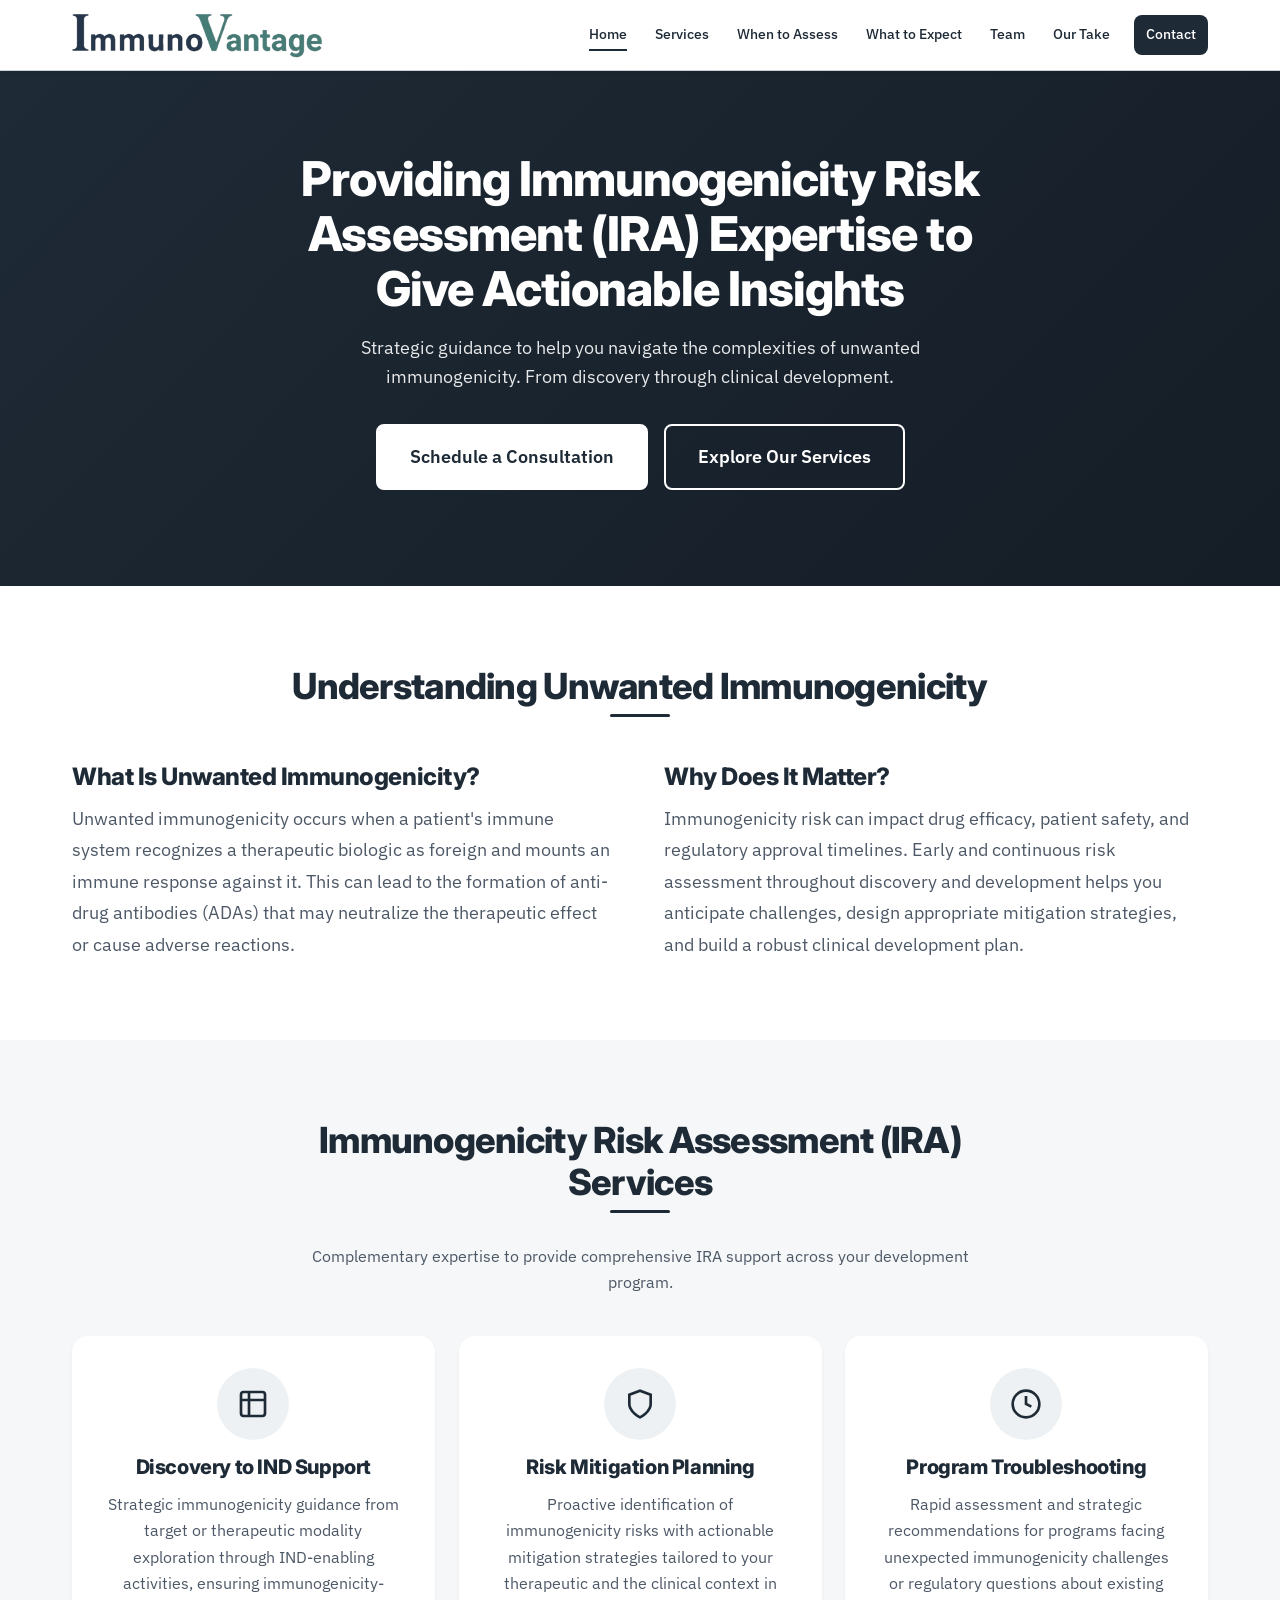
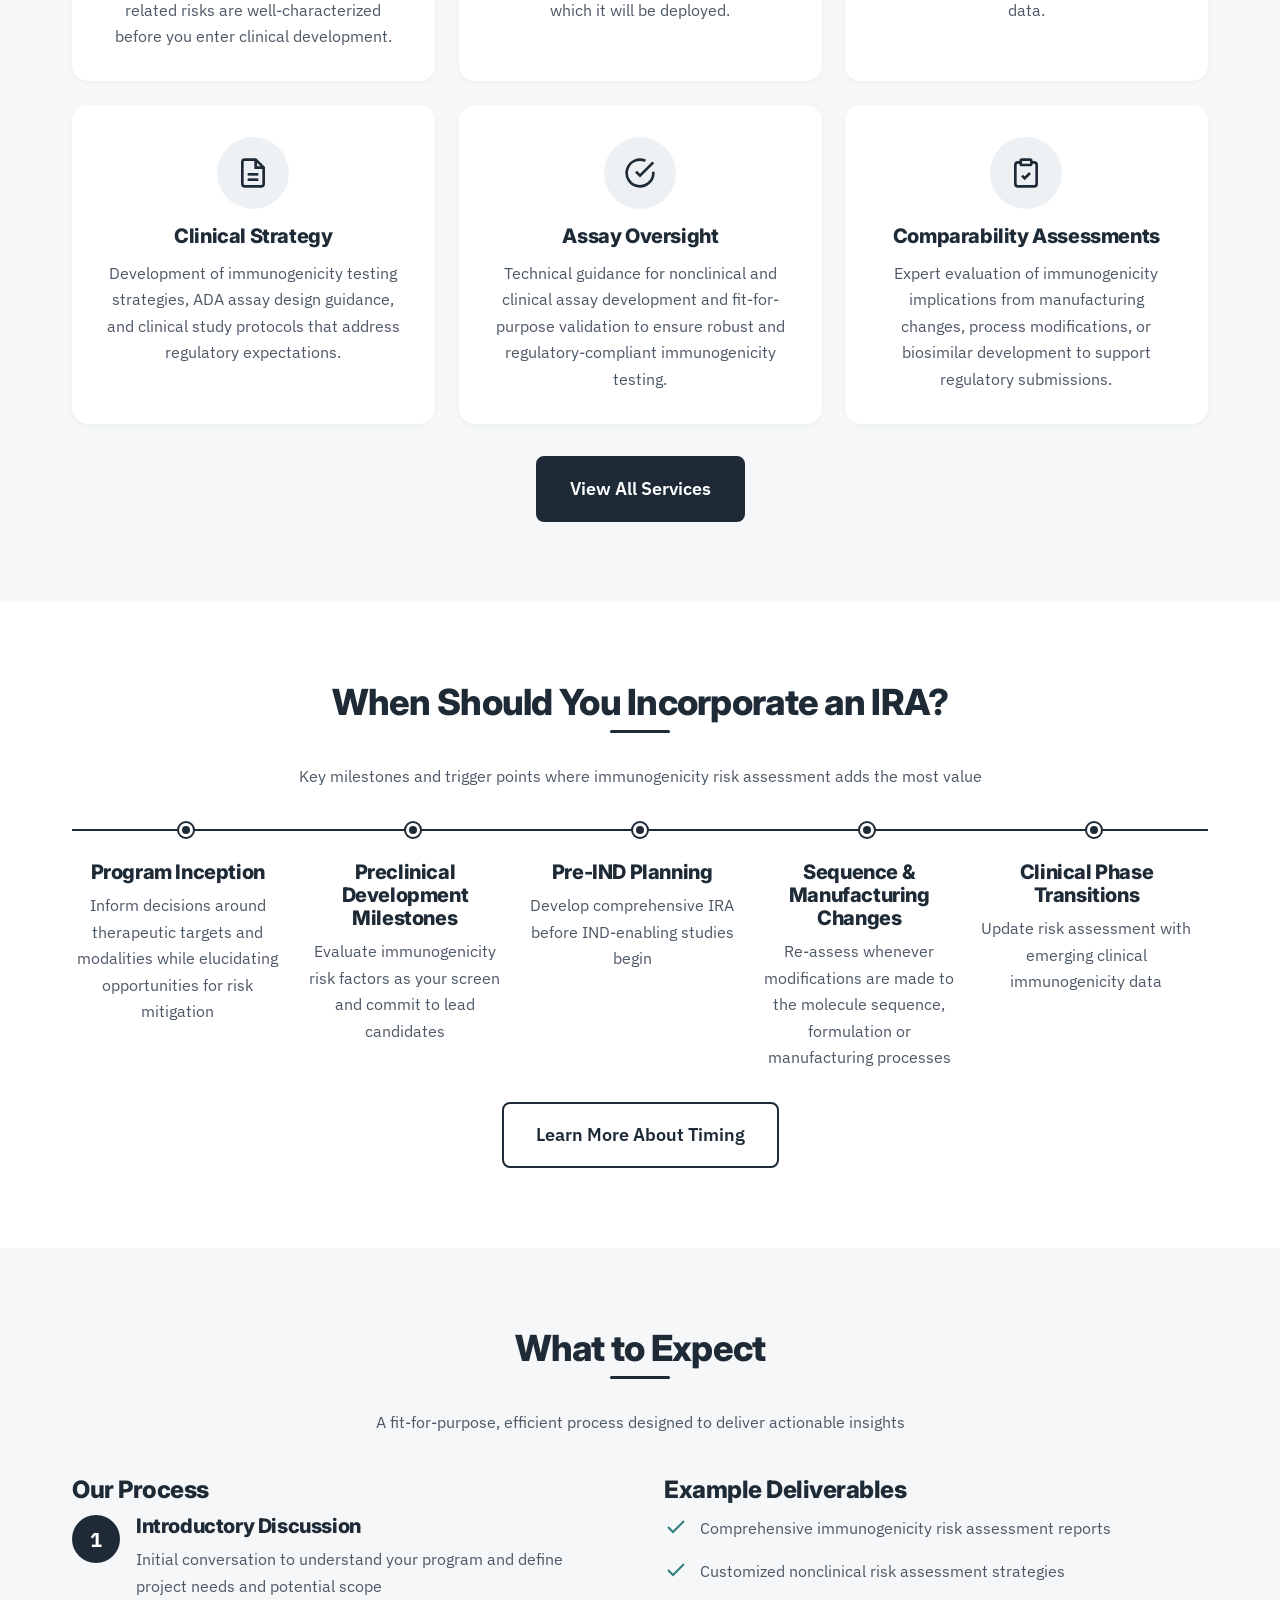
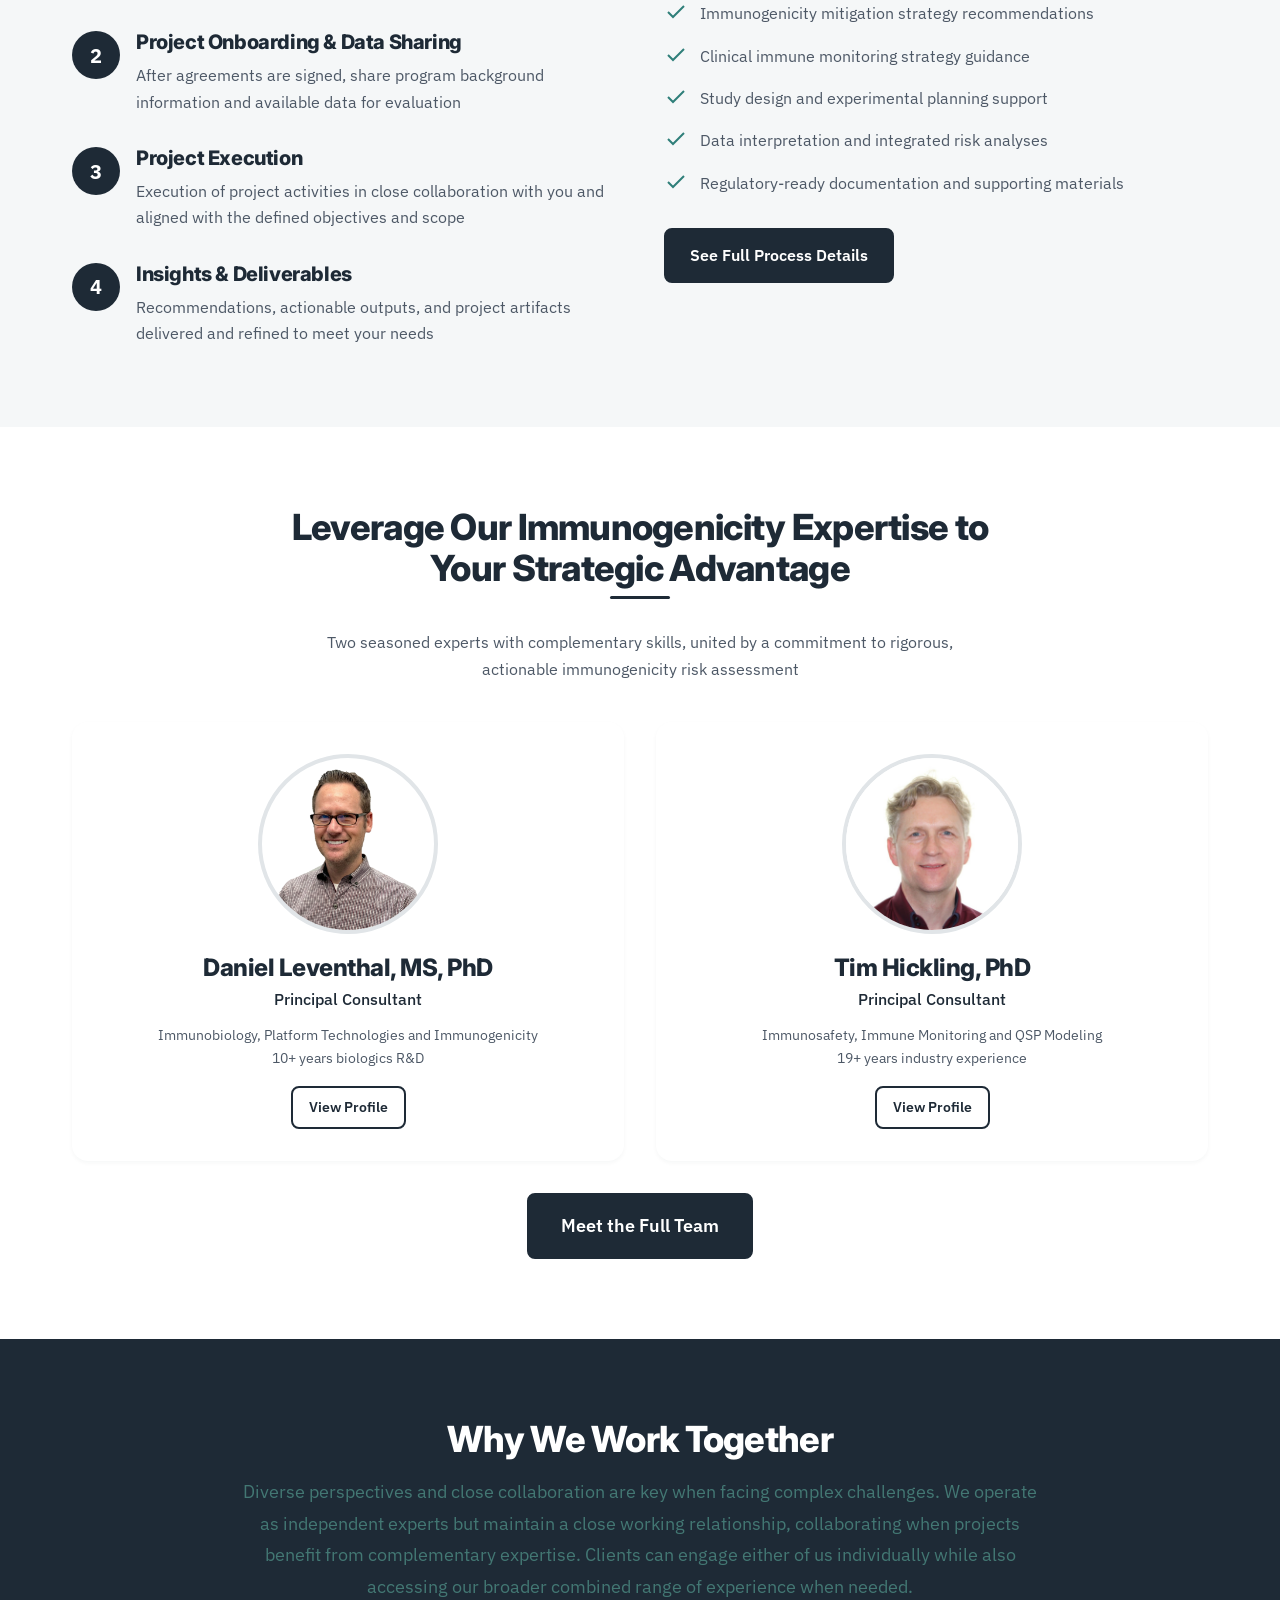
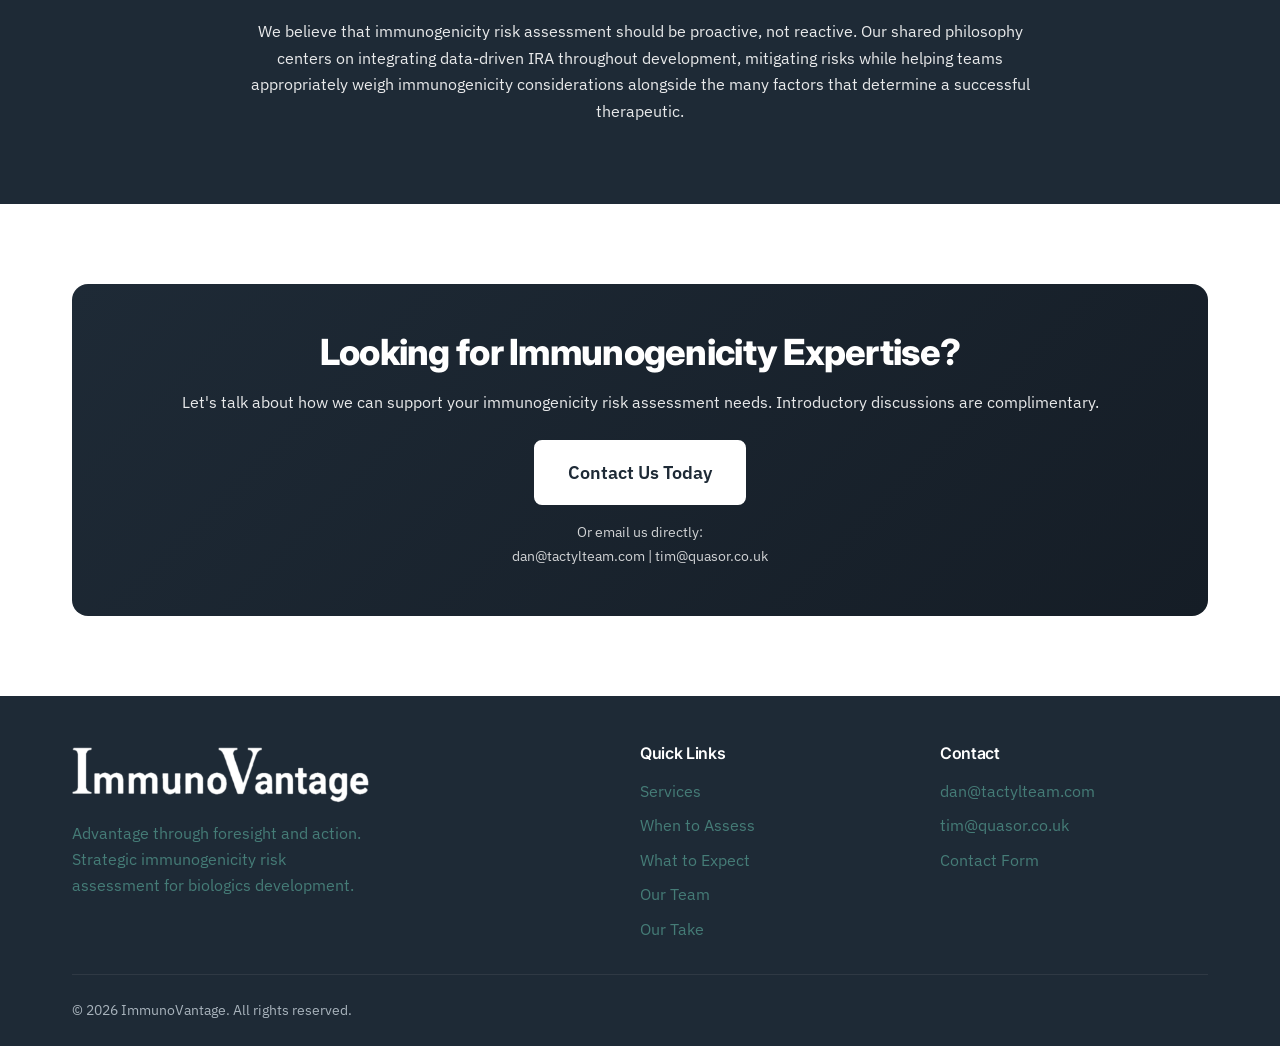
<file: docs/index.html>
<!DOCTYPE html>
<html lang="en">

<head>
    <meta charset="UTF-8">
    <meta name="viewport" content="width=device-width, initial-scale=1.0">
    <meta name="description"
        content="ImmunoVantage — Strategic immunogenicity risk assessment consulting for biologics development. Advantage through expertise, foresight and action.">
    <meta name="keywords"
        content="immunogenicity, risk assessment, biologics, drug development, consulting, IRA, anti-drug antibodies, immunovantage">

    <title>ImmunoVantage | Immunogenicity Risk Assessment Consulting</title>

    <!-- Favicon -->
    <link rel="icon" type="image/png" href="images/IV_ICON.png">

    <!-- Google Fonts - Inter (headings) + IBM Plex Sans (body) -->
    <link rel="preconnect" href="https://fonts.googleapis.com">
    <link rel="preconnect" href="https://fonts.gstatic.com" crossorigin>
    <link
        href="https://fonts.googleapis.com/css2?family=IBM+Plex+Sans:wght@400;500;600&family=Inter:wght@500;600;700&display=swap"
        rel="stylesheet">

    <!-- Main Stylesheet -->
    <link rel="stylesheet" href="css/styles.css">
</head>

<body>
    <!-- ============================================
         HEADER / NAVIGATION
         ============================================ -->
    <header class="header">
        <div class="container header__inner">
            <!-- Logo - ImmunoVantage -->
            <a href="index.html" class="logo" aria-label="ImmunoVantage home">
                <img src="images/ImmunoVantage_Logo_Transparent.png" alt="ImmunoVantage Logo" style="height: 48px; width: auto;">
            </a>

            <!-- Desktop Navigation -->
            <nav class="nav" aria-label="Main navigation">
                <ul class="nav__list">
                    <li><a href="index.html" class="nav__link nav__link--active">Home</a></li>
                    <li><a href="services.html" class="nav__link">Services</a></li>
                    <li><a href="when-to-assess.html" class="nav__link">When to Assess</a></li>
                    <li><a href="what-to-expect.html" class="nav__link">What to Expect</a></li>
                    <li><a href="team.html" class="nav__link">Team</a></li>
                    <li><a href="our-take.html" class="nav__link">Our Take</a></li>
                    <li><a href="contact.html" class="nav__link nav__link--cta">Contact</a></li>
                </ul>
            </nav>

            <!-- Mobile Menu Toggle -->
            <button class="menu-toggle" aria-label="Toggle menu" aria-expanded="false">
                <span class="menu-toggle__bar"></span>
                <span class="menu-toggle__bar"></span>
                <span class="menu-toggle__bar"></span>
            </button>
        </div>

        <!-- Mobile Navigation -->
        <nav class="mobile-nav" aria-label="Mobile navigation">
            <ul class="mobile-nav__list">
                <li><a href="index.html" class="mobile-nav__link mobile-nav__link--active">Home</a></li>
                <li><a href="services.html" class="mobile-nav__link">Services</a></li>
                <li><a href="when-to-assess.html" class="mobile-nav__link">When to Assess</a></li>
                <li><a href="what-to-expect.html" class="mobile-nav__link">What to Expect</a></li>
                <li><a href="team.html" class="mobile-nav__link">Team</a></li>
                <li><a href="our-take.html" class="mobile-nav__link">Our Take</a></li>
                <li><a href="contact.html" class="mobile-nav__link">Contact</a></li>
            </ul>
        </nav>
    </header>

    <main>
        <!-- ============================================
             SECTION 1: HERO
             ============================================ -->
        <section class="hero">
            <div class="container hero__content reveal-on-scroll">
                <h1 class="hero__title">Providing Immunogenicity Risk Assessment (IRA) Expertise to Give Actionable Insights</h1>
                <p class="hero__subtitle">
                    Strategic guidance to help you navigate the complexities of unwanted immunogenicity. From discovery through clinical development.
                </p>
                <div class="hero__cta">
                    <a href="contact.html" class="btn btn--white btn--large">Schedule a Consultation</a>
                    <a href="services.html" class="btn btn--outline-white btn--large">Explore Our Services</a>
                </div>
            </div>
        </section>


        <!-- ============================================
             SECTION 2: UNWANTED IMMUNOGENICITY INTRO
             ============================================ -->
        <section class="section">
            <div class="container">
                <div class="section__header">
                    <h2 class="section__title">Understanding Unwanted Immunogenicity</h2>
                </div>

                <div class="grid grid--2" style="align-items: center; gap: var(--space-12);">
                    <div>
                        <h3>What Is Unwanted Immunogenicity?</h3>
                        <p class="lead">
                            Unwanted immunogenicity occurs when a patient's immune system recognizes
                            a therapeutic biologic as foreign and mounts an immune response against it.
                            This can lead to the formation of anti-drug antibodies (ADAs) that may
                            neutralize the therapeutic effect or cause adverse reactions.
                        </p>
                    </div>
                    <div>
                        <h3>Why Does It Matter?</h3>
                        <p class="lead">
                            Immunogenicity risk can impact drug efficacy, patient safety, and regulatory approval timelines. Early and continuous risk assessment throughout discovery and development helps you anticipate challenges, design appropriate mitigation strategies, and build a robust clinical development plan.
                        </p>
                    </div>
                </div>
            </div>
        </section>


        <!-- ============================================
             SECTION 3: COMBINED SERVICES OVERVIEW
             ============================================ -->
        <section class="section section--alt">
            <div class="container">
                <div class="section__header">
                    <h2 class="section__title">Immunogenicity Risk Assessment (IRA) Services</h2>
                    <p class="section__description">
                        Complementary expertise to provide comprehensive IRA support across your development program.
                    </p>
                </div>

                <div class="grid grid--3">
                    <div class="card service-card reveal-on-scroll">
                        <div class="service-card__icon">
                            <svg width="32" height="32" viewBox="0 0 24 24" fill="none" stroke="currentColor"
                                stroke-width="2">
                                <path
                                    d="M9 3H5a2 2 0 0 0-2 2v4m6-6h10a2 2 0 0 1 2 2v4M9 3v18m0 0h10a2 2 0 0 0 2-2V9M9 21H5a2 2 0 0 1-2-2V9m0 0h18" />
                            </svg>
                        </div>
                        <h4 class="card__title">Discovery to IND Support</h4>
                        <p class="card__text">
                            Strategic immunogenicity guidance from target or therapeutic modality exploration through IND-enabling activities, ensuring immunogenicity-related risks are well-characterized before you enter clinical development.
                        </p>
                    </div>

                    <div class="card service-card reveal-on-scroll">
                        <div class="service-card__icon">
                            <svg width="32" height="32" viewBox="0 0 24 24" fill="none" stroke="currentColor"
                                stroke-width="2">
                                <path d="M12 22s8-4 8-10V5l-8-3-8 3v7c0 6 8 10 8 10z" />
                            </svg>
                        </div>
                        <h4 class="card__title">Risk Mitigation Planning</h4>
                        <p class="card__text">
                            Proactive identification of immunogenicity risks with actionable mitigation strategies tailored to your therapeutic and the clinical context in which it will be deployed.
                        </p>
                    </div>

                    <div class="card service-card reveal-on-scroll">
                        <div class="service-card__icon">
                            <svg width="32" height="32" viewBox="0 0 24 24" fill="none" stroke="currentColor"
                                stroke-width="2">
                                <circle cx="12" cy="12" r="10" />
                                <path d="M12 6v6l4 2" />
                            </svg>
                        </div>
                        <h4 class="card__title">Program Troubleshooting</h4>
                        <p class="card__text">
                            Rapid assessment and strategic recommendations for programs facing unexpected immunogenicity challenges or regulatory questions about existing data.
                        </p>
                    </div>

                    <div class="card service-card reveal-on-scroll">
                        <div class="service-card__icon">
                            <svg width="32" height="32" viewBox="0 0 24 24" fill="none" stroke="currentColor"
                                stroke-width="2">
                                <path d="M14 2H6a2 2 0 0 0-2 2v16a2 2 0 0 0 2 2h12a2 2 0 0 0 2-2V8z" />
                                <polyline points="14,2 14,8 20,8" />
                                <line x1="16" y1="13" x2="8" y2="13" />
                                <line x1="16" y1="17" x2="8" y2="17" />
                            </svg>
                        </div>
                        <h4 class="card__title">Clinical Strategy</h4>
                        <p class="card__text">
                            Development of immunogenicity testing strategies, ADA assay design
                            guidance, and clinical study protocols that address regulatory expectations.
                        </p>
                    </div>

                    <div class="card service-card reveal-on-scroll">
                        <div class="service-card__icon">
                            <svg width="32" height="32" viewBox="0 0 24 24" fill="none" stroke="currentColor"
                                stroke-width="2">
                                <path d="M22 11.08V12a10 10 0 1 1-5.93-9.14" />
                                <polyline points="22,4 12,14.01 9,11.01" />
                            </svg>
                        </div>
                        <h4 class="card__title">Assay Oversight</h4>
                        <p class="card__text">
                            Technical guidance for nonclinical and clinical assay development and fit-for-purpose validation to ensure robust and regulatory-compliant immunogenicity testing.
                        </p>
                    </div>

                    <div class="card service-card reveal-on-scroll">
                        <div class="service-card__icon">
                            <svg width="32" height="32" viewBox="0 0 24 24" fill="none" stroke="currentColor"
                                stroke-width="2">
                                <path d="M16 4h2a2 2 0 0 1 2 2v14a2 2 0 0 1-2 2H6a2 2 0 0 1-2-2V6a2 2 0 0 1 2-2h2" />
                                <rect x="8" y="2" width="8" height="4" rx="1" ry="1" />
                                <path d="M9 14l2 2 4-4" />
                            </svg>
                        </div>
                        <h4 class="card__title">Comparability Assessments</h4>
                        <p class="card__text">
                            Expert evaluation of immunogenicity implications from manufacturing changes, process modifications, or biosimilar development to support regulatory submissions.
                        </p>
                    </div>
                </div>

                <div class="text-center mt-8">
                    <a href="services.html" class="btn btn--primary btn--large">View All Services</a>
                </div>
            </div>
        </section>


        <!-- ============================================
             SECTION 4: WHEN TO INCORPORATE AN IRA
             ============================================ -->
        <section class="section">
            <div class="container">
                <div class="section__header">
                    <h2 class="section__title">When Should You Incorporate an IRA?</h2>
                    <p class="section__description">
                        Key milestones and trigger points where immunogenicity risk assessment adds the most value
                    </p>
                </div>

                <div class="timeline timeline--horizontal">
                    <div class="timeline__item">
                        <div class="timeline__marker"></div>
                        <h4 class="timeline__title">Program Inception</h4>
                        <p class="timeline__content">
                            Inform decisions around therapeutic targets and modalities while elucidating opportunities for risk mitigation
                        </p>
                    </div>

                    <div class="timeline__item">
                        <div class="timeline__marker"></div>
                        <h4 class="timeline__title">Preclinical Development Milestones</h4>
                        <p class="timeline__content">
                            Evaluate immunogenicity risk factors as your screen and commit to lead candidates
                        </p>
                    </div>

                    <div class="timeline__item">
                        <div class="timeline__marker"></div>
                        <h4 class="timeline__title">Pre-IND Planning</h4>
                        <p class="timeline__content">
                            Develop comprehensive IRA before IND-enabling studies begin
                        </p>
                    </div>

                    <div class="timeline__item">
                        <div class="timeline__marker"></div>
                        <h4 class="timeline__title">Sequence & Manufacturing Changes</h4>
                        <p class="timeline__content">
                            Re-assess whenever modifications are made to the molecule sequence, formulation or manufacturing processes
                        </p>
                    </div>

                    <div class="timeline__item">
                        <div class="timeline__marker"></div>
                        <h4 class="timeline__title">Clinical Phase Transitions</h4>
                        <p class="timeline__content">
                            Update risk assessment with emerging clinical immunogenicity data
                        </p>
                    </div>
                </div>

                <div class="text-center mt-8">
                    <a href="when-to-assess.html" class="btn btn--outline btn--large">Learn More About Timing</a>
                </div>
            </div>
        </section>


        <!-- ============================================
             SECTION 5: WHAT TO EXPECT
             ============================================ -->
        <section class="section section--alt">
            <div class="container">
                <div class="section__header">
                    <h2 class="section__title">What to Expect</h2>
                    <p class="section__description">
                        A fit-for-purpose, efficient process designed to deliver actionable insights
                    </p>
                </div>

                <div class="grid grid--2" style="gap: var(--space-12);">
                    <div>
                        <h3>Our Process</h3>
                        <div class="process-steps">
                            <div class="process-step">
                                <h4 class="process-step__title">Introductory Discussion</h4>
                                <p class="process-step__content">
                                    Initial conversation to understand your program and define project needs and potential scope
                                </p>
                            </div>
                            <div class="process-step">
                                <h4 class="process-step__title">Project Onboarding & Data Sharing</h4>
                                <p class="process-step__content">
                                    After agreements are signed, share program background information and available data for evaluation
                                </p>
                            </div>
                            <div class="process-step">
                                <h4 class="process-step__title">Project Execution</h4>
                                <p class="process-step__content">
                                    Execution of project activities in close collaboration with you and aligned with the defined objectives and scope
                                </p>
                            </div>
                            <div class="process-step">
                                <h4 class="process-step__title">Insights & Deliverables</h4>
                                <p class="process-step__content">
                                    Recommendations, actionable outputs, and project artifacts delivered and refined to meet your needs
                                </p>
                            </div>
                        </div>
                    </div>

                    <div>
                        <h3>Example Deliverables</h3>
                        <ul class="feature-list">
                            <li class="feature-list__item">
                                <svg class="feature-list__icon" viewBox="0 0 24 24" fill="none" stroke="currentColor"
                                    stroke-width="2">
                                    <polyline points="20,6 9,17 4,12" />
                                </svg>
                                <span class="feature-list__text">Comprehensive immunogenicity risk assessment reports</span>
                            </li>
                            <li class="feature-list__item">
                                <svg class="feature-list__icon" viewBox="0 0 24 24" fill="none" stroke="currentColor"
                                    stroke-width="2">
                                    <polyline points="20,6 9,17 4,12" />
                                </svg>
                                <span class="feature-list__text">Customized nonclinical risk assessment strategies</span>
                            </li>
                            <li class="feature-list__item">
                                <svg class="feature-list__icon" viewBox="0 0 24 24" fill="none" stroke="currentColor"
                                    stroke-width="2">
                                    <polyline points="20,6 9,17 4,12" />
                                </svg>
                                <span class="feature-list__text">Immunogenicity mitigation strategy recommendations</span>
                            </li>
                            <li class="feature-list__item">
                                <svg class="feature-list__icon" viewBox="0 0 24 24" fill="none" stroke="currentColor"
                                    stroke-width="2">
                                    <polyline points="20,6 9,17 4,12" />
                                </svg>
                                <span class="feature-list__text">Clinical immune monitoring strategy guidance</span>
                            </li>
                            <li class="feature-list__item">
                                <svg class="feature-list__icon" viewBox="0 0 24 24" fill="none" stroke="currentColor"
                                    stroke-width="2">
                                    <polyline points="20,6 9,17 4,12" />
                                </svg>
                                <span class="feature-list__text">Study design and experimental planning support</span>
                            </li>
                            <li class="feature-list__item">
                                <svg class="feature-list__icon" viewBox="0 0 24 24" fill="none" stroke="currentColor"
                                    stroke-width="2">
                                    <polyline points="20,6 9,17 4,12" />
                                </svg>
                                <span class="feature-list__text">Data interpretation and integrated risk analyses</span>
                            </li>
                            <li class="feature-list__item">
                                <svg class="feature-list__icon" viewBox="0 0 24 24" fill="none" stroke="currentColor"
                                    stroke-width="2">
                                    <polyline points="20,6 9,17 4,12" />
                                </svg>
                                <span class="feature-list__text">Regulatory-ready documentation and supporting materials</span>
                            </li>
                        </ul>

                        <div class="mt-8">
                            <a href="what-to-expect.html" class="btn btn--primary">See Full Process Details</a>
                        </div>
                    </div>
                </div>
            </div>
        </section>


        <!-- ============================================
             SECTION 6: DREAM TEAM PREVIEW
             ============================================ -->
        <section class="section">
            <div class="container">
                <div class="section__header">
                    <h2 class="section__title">Leverage Our Immunogenicity Expertise to Your Strategic Advantage</h2>
                    <p class="section__description">
                        Two seasoned experts with complementary skills, united by a commitment to rigorous, actionable immunogenicity risk assessment
                    </p>
                </div>

                <div class="team-grid">
                    <div class="card team-card reveal-on-scroll">
                        <img src="images/Dan_Headshot.png"
                            alt="Daniel Leventhal Photo" class="team-card__image">
                        <h3 class="team-card__name">Daniel Leventhal, MS, PhD</h3>
                        <p class="team-card__title">Principal Consultant</p>
                        <p class="team-card__credentials">
                            Immunobiology, Platform Technologies and Immunogenicity<br>
                            10+ years biologics R&D
                        </p>
                        <a href="team/consultant-1.html" class="btn btn--outline btn--small">View Profile</a>
                    </div>

                    <div class="card team-card reveal-on-scroll">
                        <img src="images/Tim_Headshot.png"
                            alt="Tim Hickling Photo" class="team-card__image">
                        <h3 class="team-card__name">Tim Hickling, PhD</h3>
                        <p class="team-card__title">Principal Consultant</p>
                        <p class="team-card__credentials">
                            Immunosafety, Immune Monitoring and QSP Modeling<br>
                            19+ years industry experience
                        </p>
                        <a href="team/consultant-2.html" class="btn btn--outline btn--small">View Profile</a>
                    </div>
                </div>

                <div class="text-center mt-8">
                    <a href="team.html" class="btn btn--primary btn--large">Meet the Full Team</a>
                </div>
            </div>
        </section>


        <!-- ============================================
             SECTION 7: SUMMARY STATEMENT
             ============================================ -->
        <section class="section section--primary">
            <div class="container">
                <div style="max-width: 800px; margin: 0 auto; text-align: center;">
                    <h2>Why We Work Together</h2>
                    <p class="lead" style="opacity: 0.95; color: #457C77;">
                        Diverse perspectives and close collaboration are key when facing complex challenges. We operate as independent experts but maintain a close working relationship, collaborating when projects benefit from complementary expertise. Clients can engage either of us individually while also accessing our broader combined range of experience when needed.
                    </p>
                    <p style="opacity: 0.9;">
                        We believe that immunogenicity risk assessment should be proactive, not reactive. Our shared philosophy centers on integrating data-driven IRA throughout development, mitigating risks while helping teams appropriately weigh immunogenicity considerations alongside the many factors that determine a successful therapeutic.
                    </p>
                </div>
            </div>
        </section>


        <!-- ============================================
             SECTION 8: CTA BLOCK
             ============================================ -->
        <section class="section">
            <div class="container">
                <div class="cta-block reveal-on-scroll">
                    <h2 class="cta-block__title">Looking for Immunogenicity Expertise?</h2>
                    <p class="cta-block__text">
                        Let's talk about how we can support your immunogenicity risk assessment needs. Introductory discussions are complimentary.
                    </p>
                    <div style="display: flex; flex-direction: column; gap: var(--space-4); align-items: center;">
                        <a href="contact.html" class="btn btn--white btn--large">Contact Us Today</a>
                        <p style="font-size: var(--text-sm); opacity: 0.8;">
                            Or email us directly:<br>
                            <a href="mailto:dan@tactylteam.com" style="color: white;">dan@tactylteam.com</a> |
                            <a href="mailto:tim@quasor.co.uk" style="color: white;">tim@quasor.co.uk</a>
                        </p>
                    </div>
                </div>
            </div>
        </section>
    </main>


    <!-- ============================================
         FOOTER
         ============================================ -->
    <footer class="footer">
        <div class="container">
            <div class="footer__grid">
                <div class="footer__brand">
                    <div class="footer__logo">
                        <img src="images/ImmunoVantage_Logo_Transparent.png" alt="ImmunoVantage Logo"
                            style="height: 60px; width: auto; filter: brightness(0) invert(1);">
                    </div>
                    <p class="footer__tagline" style="color: #457C77;">
                        Advantage through foresight and action.
                        Strategic immunogenicity risk assessment for biologics development.
                    </p>
                </div>

                <div>
                    <h4 class="footer__title">Quick Links</h4>
                    <ul class="footer__links">
                        <li><a href="services.html" class="footer__link" style="color: #457C77;">Services</a></li>
                        <li><a href="when-to-assess.html" class="footer__link" style="color: #457C77;">When to Assess</a></li>
                        <li><a href="what-to-expect.html" class="footer__link" style="color: #457C77;">What to Expect</a></li>
                        <li><a href="team.html" class="footer__link" style="color: #457C77;">Our Team</a></li>
                        <li><a href="our-take.html" class="footer__link" style="color: #457C77;">Our Take</a></li>
                    </ul>
                </div>

                <div>
                    <h4 class="footer__title">Contact</h4>
                    <ul class="footer__links">
                        <li><a href="mailto:dan@tactylteam.com" class="footer__link" style="color: #457C77;">dan@tactylteam.com</a>
                        </li>
                        <li><a href="mailto:tim@quasor.co.uk" class="footer__link" style="color: #457C77;">tim@quasor.co.uk</a>
                        </li>
                        <li><a href="contact.html" class="footer__link" style="color: #457C77;">Contact Form</a></li>
                    </ul>
                </div>
            </div>

            <div class="footer__bottom">
                <p>&copy;
                    <script>document.write(new Date().getFullYear())</script> ImmunoVantage. All rights reserved.
                </p>
            </div>
        </div>
    </footer>

    <!-- JavaScript -->
    <script src="js/main.js"></script>
</body>

</html>
</file>
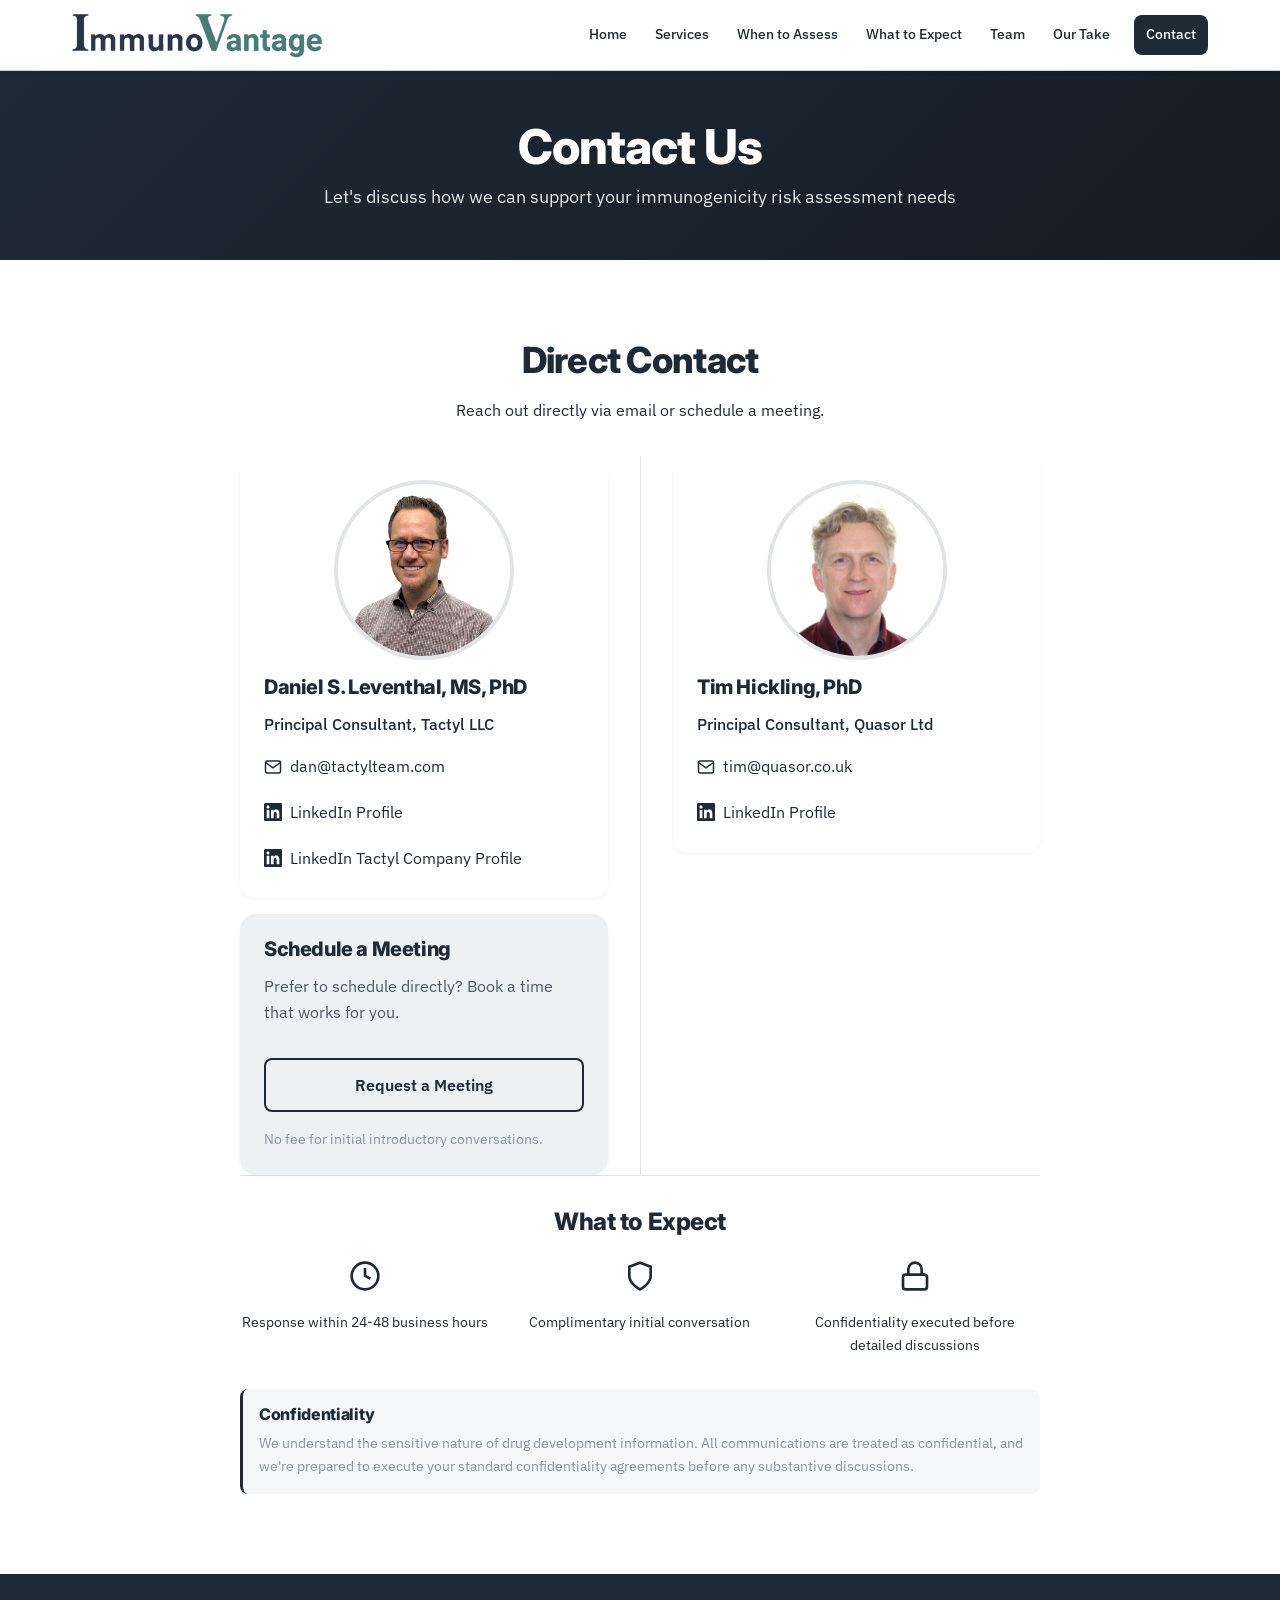
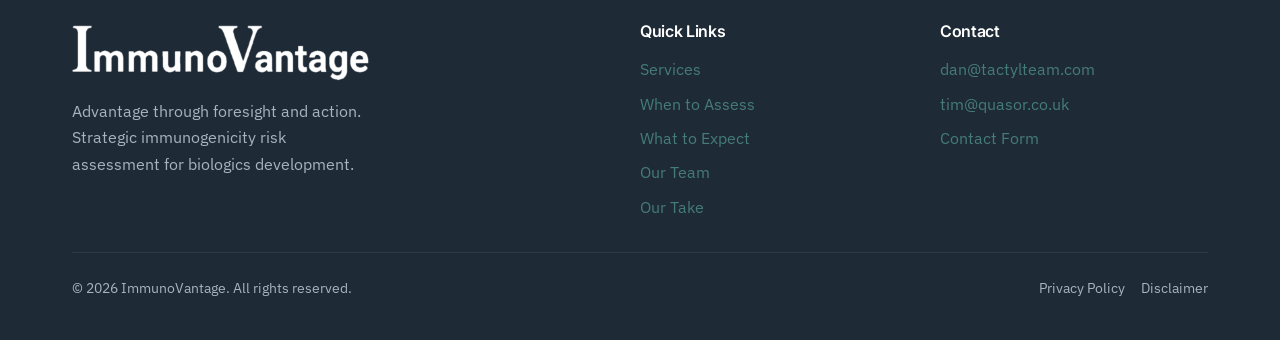
<file: docs/contact.html>
<!DOCTYPE html>
<html lang="en">

<head>
    <meta charset="UTF-8">
    <meta name="viewport" content="width=device-width, initial-scale=1.0">
    <meta name="description"
        content="Contact our immunogenicity risk assessment consulting team. Schedule a consultation or reach out with questions about your biologics development program.">

    <title>Contact Us | ImmunoVantage</title>

    <link rel="icon" type="image/png" href="images/IV_ICON.png">
    <link rel="preconnect" href="https://fonts.googleapis.com">
    <link rel="preconnect" href="https://fonts.gstatic.com" crossorigin>
    <link
        href="https://fonts.googleapis.com/css2?family=IBM+Plex+Sans:wght@400;500;600&family=Inter:wght@500;600;700&display=swap"
        rel="stylesheet">
    <link rel="stylesheet" href="css/styles.css">
</head>

<body>
    <!-- HEADER -->
    <header class="header">
        <div class="container header__inner">
            <a href="index.html" class="logo" aria-label="ImmunoVantage home">
                <img src="images/ImmunoVantage_Logo_Transparent.png" alt="ImmunoVantage Logo" style="height: 48px; width: auto;">
            </a>

            <nav class="nav" aria-label="Main navigation">
                <ul class="nav__list">
                    <li><a href="index.html" class="nav__link">Home</a></li>
                    <li><a href="services.html" class="nav__link">Services</a></li>
                    <li><a href="when-to-assess.html" class="nav__link">When to Assess</a></li>
                    <li><a href="what-to-expect.html" class="nav__link">What to Expect</a></li>
                    <li><a href="team.html" class="nav__link">Team</a></li>
                    <li><a href="our-take.html" class="nav__link">Our Take</a></li>
                    <li><a href="contact.html" class="nav__link nav__link--cta nav__link--active">Contact</a></li>
                </ul>
            </nav>

            <button class="menu-toggle" aria-label="Toggle menu" aria-expanded="false">
                <span class="menu-toggle__bar"></span>
                <span class="menu-toggle__bar"></span>
                <span class="menu-toggle__bar"></span>
            </button>
        </div>

        <nav class="mobile-nav" aria-label="Mobile navigation">
            <ul class="mobile-nav__list">
                <li><a href="index.html" class="mobile-nav__link">Home</a></li>
                <li><a href="services.html" class="mobile-nav__link">Services</a></li>
                <li><a href="when-to-assess.html" class="mobile-nav__link">When to Assess</a></li>
                <li><a href="what-to-expect.html" class="mobile-nav__link">What to Expect</a></li>
                <li><a href="team.html" class="mobile-nav__link">Team</a></li>
                <li><a href="our-take.html" class="mobile-nav__link">Our Take</a></li>
                <li><a href="contact.html" class="mobile-nav__link mobile-nav__link--active">Contact</a></li>
            </ul>
        </nav>
    </header>

    <main>
        <!-- PAGE HERO -->
        <section class="page-hero">
            <div class="container">
                <h1 class="page-hero__title">Contact Us</h1>
                <p class="page-hero__subtitle">
                    Let's discuss how we can support your immunogenicity risk assessment needs
                </p>
            </div>
        </section>

        <!-- CONTACT SECTION -->
        <section class="section">
            <div class="container">
                <div style="max-width: 800px; margin: 0 auto;">
                    <h2 style="text-align: center;">Direct Contact</h2>
                    <p class="mb-8" style="text-align: center;">
                        Reach out directly via email or schedule a meeting.
                    </p>

                    <div style="display: grid; grid-template-columns: 1fr 1px 1fr; gap: var(--space-8); align-items: start;">
                        <!-- Daniel S. Leventhal -->
                        <div>
                            <div class="card mb-4 reveal-on-scroll">
                                <img src="images/Dan_Headshot.png" alt="Daniel S. Leventhal professional headshot" class="team-card__image" style="margin-bottom: var(--space-4);">
                                <h4 class="card__title">Daniel S. Leventhal, MS, PhD</h4>
                                <p class="card__text" style="color: var(--color-primary); font-weight: var(--font-medium);">
                                    Principal Consultant, Tactyl LLC
                                </p>
                                <p class="mt-4">
                                    <a href="mailto:dan@tactylteam.com"
                                        style="display: inline-flex; align-items: center; gap: var(--space-2);">
                                        <svg width="18" height="18" viewBox="0 0 24 24" fill="none" stroke="currentColor"
                                            stroke-width="2">
                                            <path
                                                d="M4 4h16c1.1 0 2 .9 2 2v12c0 1.1-.9 2-2 2H4c-1.1 0-2-.9-2-2V6c0-1.1.9-2 2-2z" />
                                            <polyline points="22,6 12,13 2,6" />
                                        </svg>
                                        dan@tactylteam.com
                                    </a>
                                </p>
                                <p class="mt-2">
                                    <a href="https://www.linkedin.com/in/daniel-leventhal-ms-phd-8b6a2310/" target="_blank" rel="noopener"
                                        style="display: inline-flex; align-items: center; gap: var(--space-2);">
                                        <svg width="18" height="18" viewBox="0 0 24 24" fill="currentColor">
                                            <path
                                                d="M20.447 20.452h-3.554v-5.569c0-1.328-.027-3.037-1.852-3.037-1.853 0-2.136 1.445-2.136 2.939v5.667H9.351V9h3.414v1.561h.046c.477-.9 1.637-1.85 3.37-1.85 3.601 0 4.267 2.37 4.267 5.455v6.286zM5.337 7.433c-1.144 0-2.063-.926-2.063-2.065 0-1.138.92-2.063 2.063-2.063 1.14 0 2.064.925 2.064 2.063 0 1.139-.925 2.065-2.064 2.065zm1.782 13.019H3.555V9h3.564v11.452zM22.225 0H1.771C.792 0 0 .774 0 1.729v20.542C0 23.227.792 24 1.771 24h20.451C23.2 24 24 23.227 24 22.271V1.729C24 .774 23.2 0 22.222 0h.003z" />
                                        </svg>
                                        LinkedIn Profile
                                    </a>
                                </p>
                                <p class="mt-2">
                                    <a href="https://www.linkedin.com/company/tactyl-consulting" target="_blank" rel="noopener"
                                        style="display: inline-flex; align-items: center; gap: var(--space-2);">
                                        <svg width="18" height="18" viewBox="0 0 24 24" fill="currentColor">
                                            <path
                                                d="M20.447 20.452h-3.554v-5.569c0-1.328-.027-3.037-1.852-3.037-1.853 0-2.136 1.445-2.136 2.939v5.667H9.351V9h3.414v1.561h.046c.477-.9 1.637-1.85 3.37-1.85 3.601 0 4.267 2.37 4.267 5.455v6.286zM5.337 7.433c-1.144 0-2.063-.926-2.063-2.065 0-1.138.92-2.063 2.063-2.063 1.14 0 2.064.925 2.064 2.063 0 1.139-.925 2.065-2.064 2.065zm1.782 13.019H3.555V9h3.564v11.452zM22.225 0H1.771C.792 0 0 .774 0 1.729v20.542C0 23.227.792 24 1.771 24h20.451C23.2 24 24 23.227 24 22.271V1.729C24 .774 23.2 0 22.222 0h.003z" />
                                        </svg>
                                        LinkedIn Tactyl Company Profile
                                    </a>
                                </p>
                            </div>

                            <!-- Schedule Meeting -->
                            <div class="card reveal-on-scroll" style="background-color: var(--color-gray-100); border: none;">
                                <h4 class="card__title">Schedule a Meeting</h4>
                                <p class="card__text">
                                    Prefer to schedule directly? Book a time that works for you.
                                </p>
                                <a href="https://cal.com/daniel-leventhal-2edq1d/tactyl-meeting" target="_blank" rel="noopener"
                                    class="btn btn--outline btn--full mt-4">
                                    Request a Meeting
                                </a>
                                <p class="text-small text-muted mt-4">
                                    No fee for initial introductory conversations.
                                </p>
                            </div>
                        </div>

                        <!-- Column Divider -->
                        <div style="background-color: var(--color-gray-200); width: 1px; align-self: stretch;"></div>

                        <!-- Tim Hickling -->
                        <div>
                            <div class="card reveal-on-scroll">
                                <img src="images/Tim_Headshot.png" alt="Tim Hickling professional headshot" class="team-card__image" style="margin-bottom: var(--space-4);">
                                <h4 class="card__title">Tim Hickling, PhD</h4>
                                <p class="card__text" style="color: var(--color-primary); font-weight: var(--font-medium);">
                                    Principal Consultant, Quasor Ltd
                                </p>
                                <p class="mt-4">
                                    <a href="mailto:tim@quasor.co.uk"
                                        style="display: inline-flex; align-items: center; gap: var(--space-2);">
                                        <svg width="18" height="18" viewBox="0 0 24 24" fill="none" stroke="currentColor"
                                            stroke-width="2">
                                            <path
                                                d="M4 4h16c1.1 0 2 .9 2 2v12c0 1.1-.9 2-2 2H4c-1.1 0-2-.9-2-2V6c0-1.1.9-2 2-2z" />
                                            <polyline points="22,6 12,13 2,6" />
                                        </svg>
                                        tim@quasor.co.uk
                                    </a>
                                </p>
                                <p class="mt-2">
                                    <a href="https://www.linkedin.com/in/tim-hickling/" target="_blank" rel="noopener"
                                        style="display: inline-flex; align-items: center; gap: var(--space-2);">
                                        <svg width="18" height="18" viewBox="0 0 24 24" fill="currentColor">
                                            <path
                                                d="M20.447 20.452h-3.554v-5.569c0-1.328-.027-3.037-1.852-3.037-1.853 0-2.136 1.445-2.136 2.939v5.667H9.351V9h3.414v1.561h.046c.477-.9 1.637-1.85 3.37-1.85 3.601 0 4.267 2.37 4.267 5.455v6.286zM5.337 7.433c-1.144 0-2.063-.926-2.063-2.065 0-1.138.92-2.063 2.063-2.063 1.14 0 2.064.925 2.064 2.063 0 1.139-.925 2.065-2.064 2.065zm1.782 13.019H3.555V9h3.564v11.452zM22.225 0H1.771C.792 0 0 .774 0 1.729v20.542C0 23.227.792 24 1.771 24h20.451C23.2 24 24 23.227 24 22.271V1.729C24 .774 23.2 0 22.222 0h.003z" />
                                        </svg>
                                        LinkedIn Profile
                                    </a>
                                </p>
                            </div>
                        </div>
                    </div>

                    <!-- What to Expect -->
                    <div class="mt-16" style="padding-top: var(--space-8); border-top: 1px solid var(--color-gray-200);">
                        <h3 style="text-align: center;">What to Expect</h3>
                        <div class="grid grid--3" style="gap: var(--space-6); margin-top: var(--space-6);">
                            <div class="text-center">
                                <svg width="32" height="32" viewBox="0 0 24 24" fill="none" stroke="var(--color-primary)"
                                    stroke-width="2" style="margin: 0 auto var(--space-3);">
                                    <circle cx="12" cy="12" r="10" />
                                    <polyline points="12,6 12,12 16,14" />
                                </svg>
                                <p class="text-small">Response within 24-48 business hours</p>
                            </div>
                            <div class="text-center">
                                <svg width="32" height="32" viewBox="0 0 24 24" fill="none" stroke="var(--color-primary)"
                                    stroke-width="2" style="margin: 0 auto var(--space-3);">
                                    <path d="M12 22s8-4 8-10V5l-8-3-8 3v7c0 6 8 10 8 10z" />
                                </svg>
                                <p class="text-small">Complimentary initial conversation</p>
                            </div>
                            <div class="text-center">
                                <svg width="32" height="32" viewBox="0 0 24 24" fill="none" stroke="var(--color-primary)"
                                    stroke-width="2" style="margin: 0 auto var(--space-3);">
                                    <rect x="3" y="11" width="18" height="11" rx="2" ry="2" />
                                    <path d="M7 11V7a5 5 0 0 1 10 0v4" />
                                </svg>
                                <p class="text-small">Confidentiality executed before detailed discussions</p>
                            </div>
                        </div>
                    </div>

                    <!-- Confidentiality Note -->
                    <div class="mt-8"
                        style="padding: var(--space-4); background-color: var(--color-gray-50); border-radius: var(--radius-md); border-left: 3px solid var(--color-primary);">
                        <h4 style="font-size: var(--text-base); margin-bottom: var(--space-2);">Confidentiality</h4>
                        <p class="text-small text-muted mb-0">
                            We understand the sensitive nature of drug development information.
                            All communications are treated as confidential, and we're prepared to
                            execute your standard confidentiality agreements before any substantive
                            discussions.
                        </p>
                    </div>
                </div>
            </div>
        </section>
    </main>

    <!-- FOOTER -->
    <footer class="footer">
        <div class="container">
            <div class="footer__grid">
                <div class="footer__brand">
                    <div class="footer__logo">
                        <img src="images/ImmunoVantage_Logo_Transparent.png" alt="ImmunoVantage Logo"
                            style="height: 60px; width: auto; filter: brightness(0) invert(1);">
                    </div>
                    <p class="footer__tagline">
                        Advantage through foresight and action.
                        Strategic immunogenicity risk assessment for biologics development.
                    </p>

                </div>

                <div>
                    <h4 class="footer__title">Quick Links</h4>
                    <ul class="footer__links">
                        <li><a href="services.html" class="footer__link" style="color: #457C77;">Services</a></li>
                        <li><a href="when-to-assess.html" class="footer__link" style="color: #457C77;">When to Assess</a></li>
                        <li><a href="what-to-expect.html" class="footer__link" style="color: #457C77;">What to Expect</a></li>
                        <li><a href="team.html" class="footer__link" style="color: #457C77;">Our Team</a></li>
                        <li><a href="our-take.html" class="footer__link" style="color: #457C77;">Our Take</a></li>
                    </ul>
                </div>

                <div>
                    <h4 class="footer__title">Contact</h4>
                    <ul class="footer__links">
                        <li><a href="mailto:dan@tactylteam.com" class="footer__link" style="color: #457C77;">dan@tactylteam.com</a>
                        </li>
                        <li><a href="mailto:tim@quasor.co.uk" class="footer__link" style="color: #457C77;">tim@quasor.co.uk</a>
                        </li>
                        <li><a href="contact.html" class="footer__link" style="color: #457C77;">Contact Form</a></li>
                    </ul>
                </div>
            </div>

            <div class="footer__bottom">
                <p>&copy;
                    <script>document.write(new Date().getFullYear())</script> ImmunoVantage. All rights reserved.
                </p>
                <div class="footer__legal-links">
                    <a href="#" class="footer__link">Privacy Policy</a>
                    <a href="#" class="footer__link">Disclaimer</a>
                </div>
            </div>
        </div>
    </footer>

    <script src="js/main.js"></script>
</body>

</html>
</file>
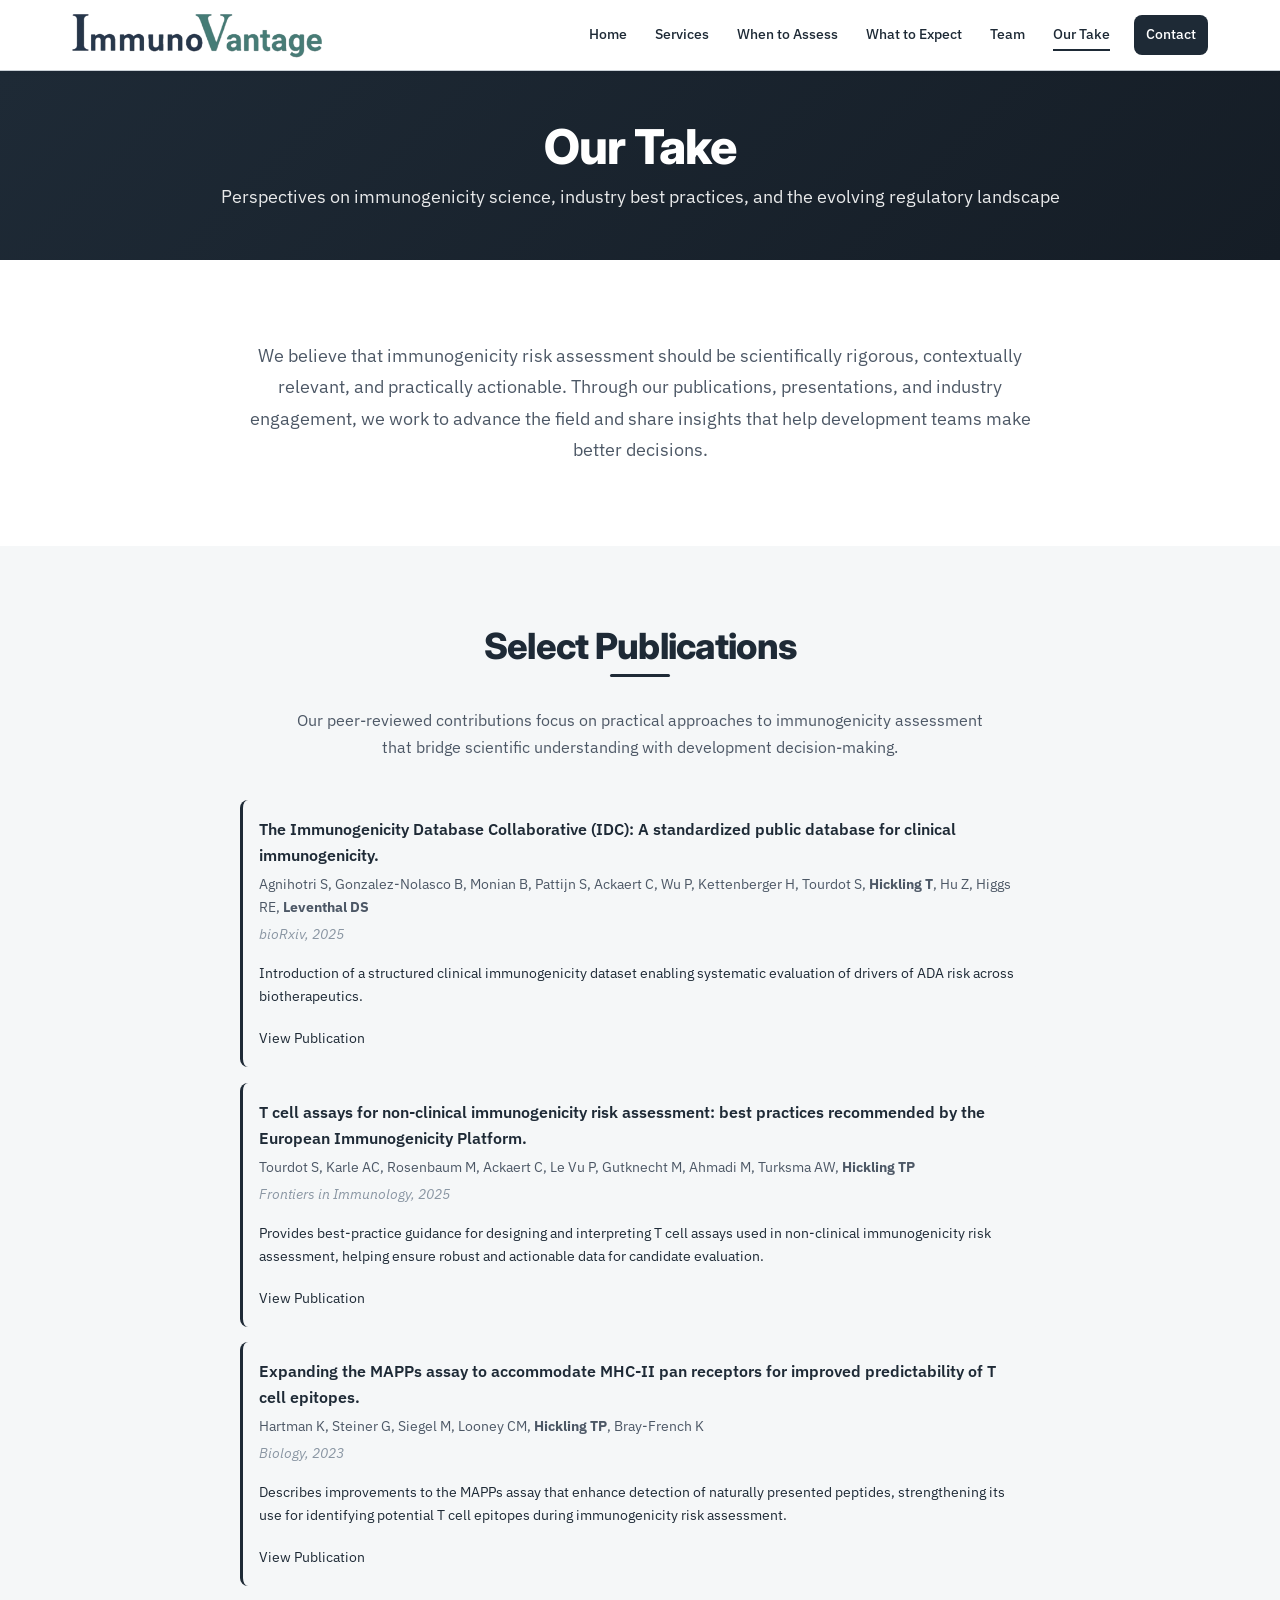
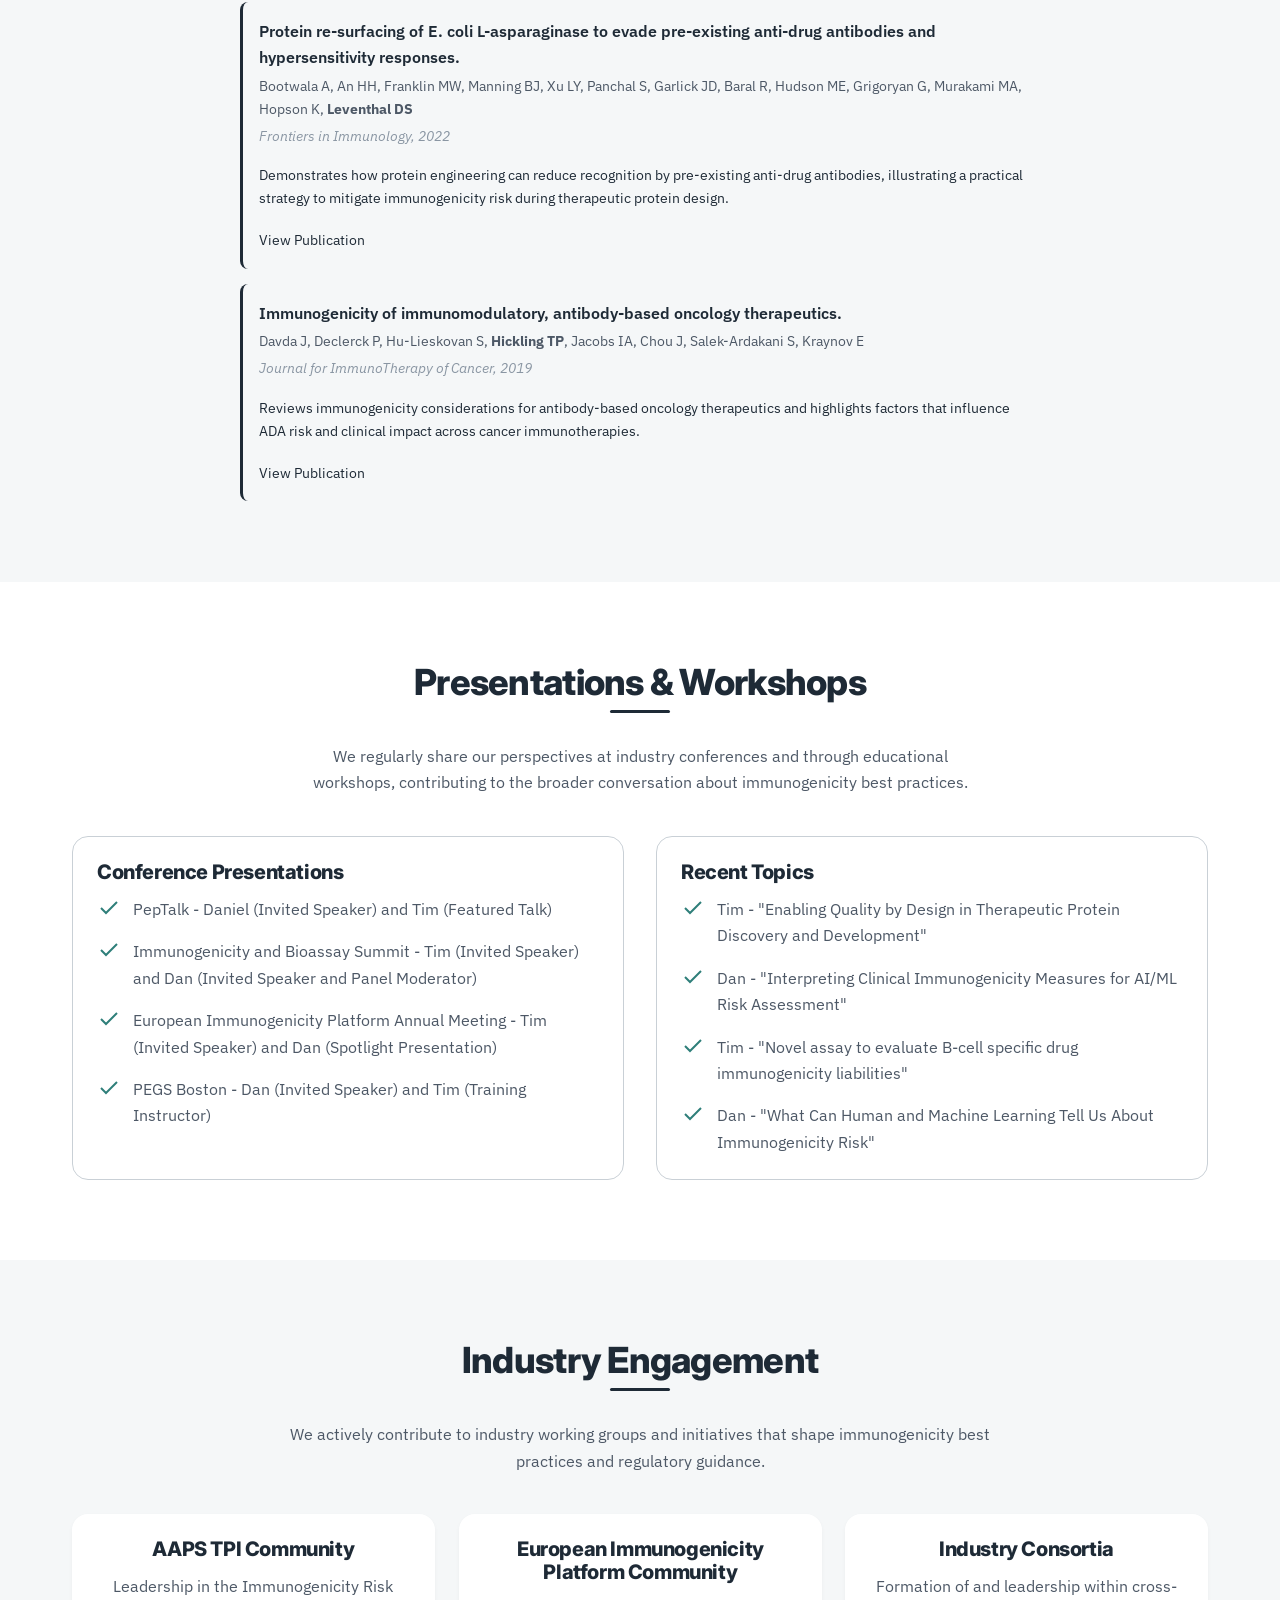
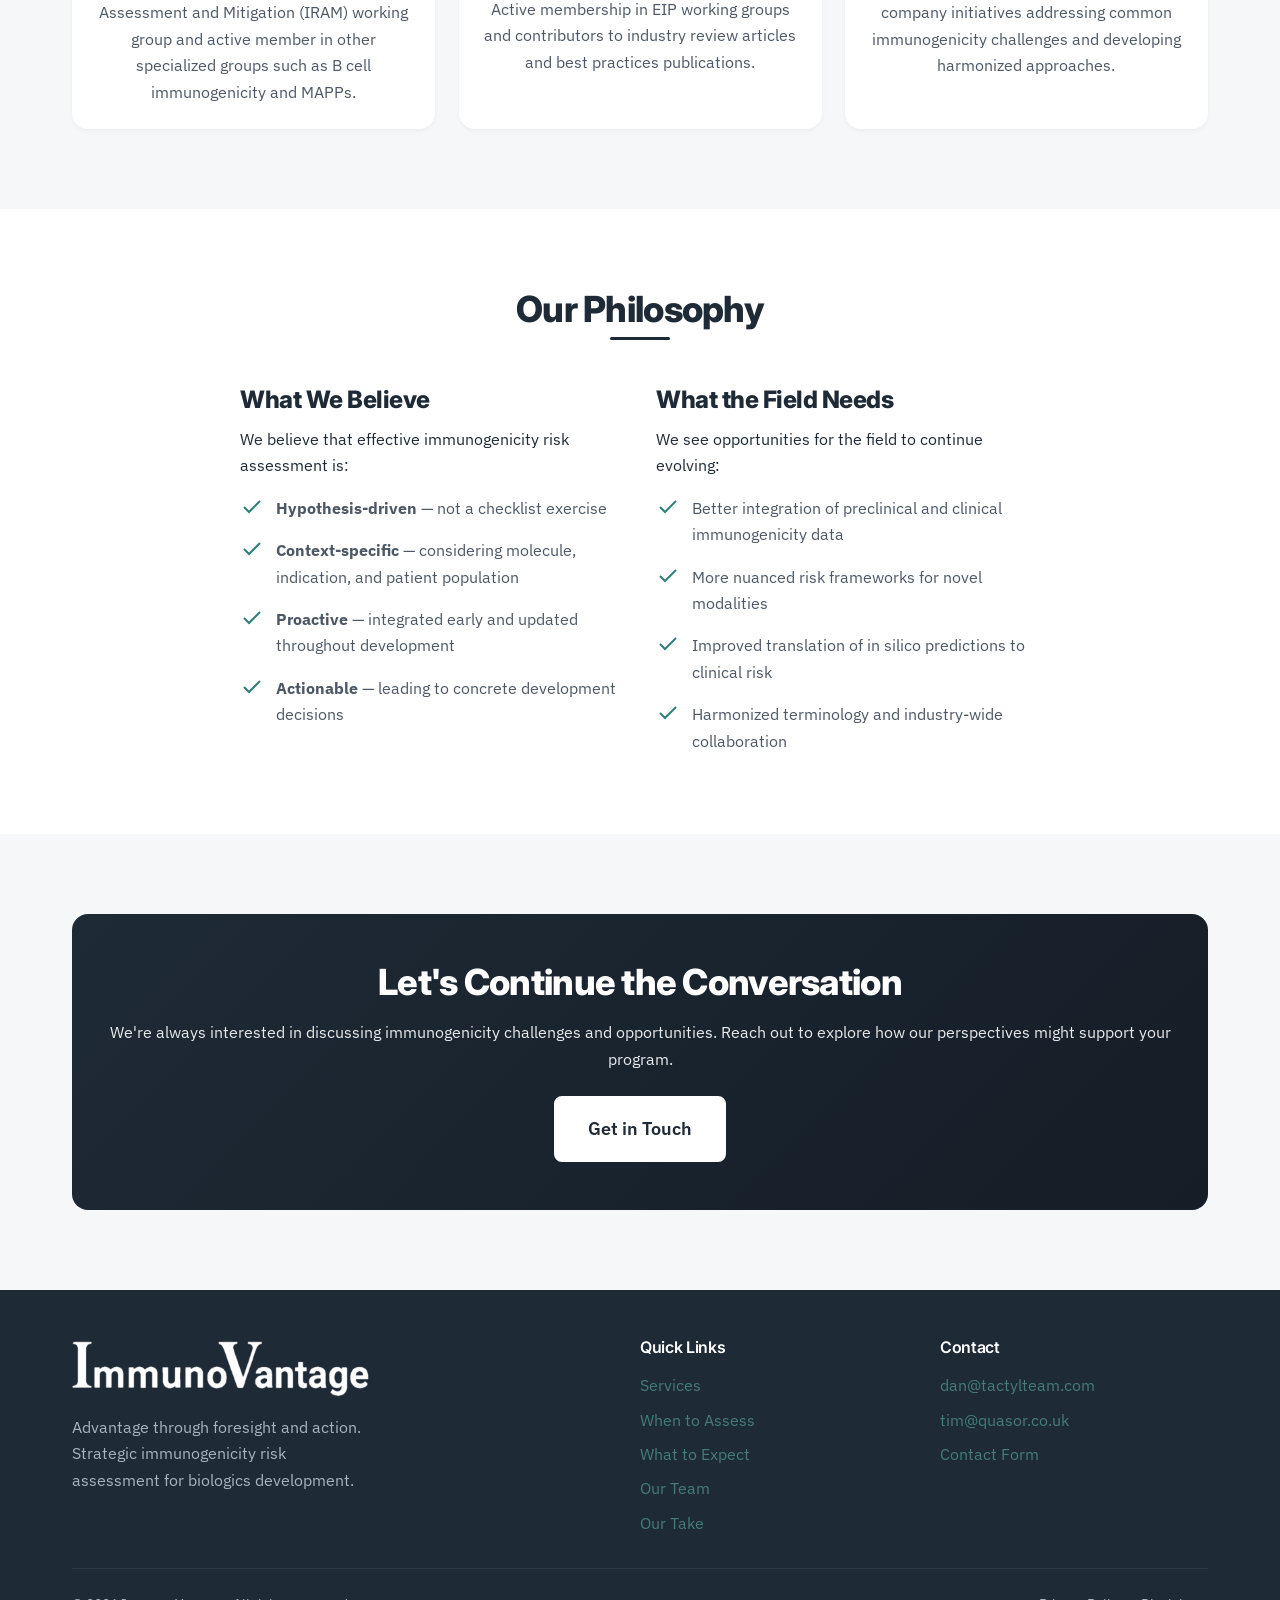
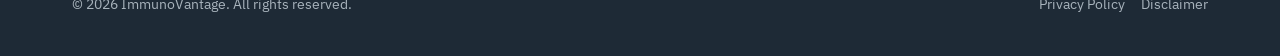
<file: docs/our-take.html>
<!DOCTYPE html>
<html lang="en">

<head>
    <meta charset="UTF-8">
    <meta name="viewport" content="width=device-width, initial-scale=1.0">
    <meta name="description"
        content="Our perspective on immunogenicity risk assessment. Publications, presentations, and thought leadership from our consulting team.">

    <title>Our Take | ImmunoVantage</title>

    <link rel="icon" type="image/png" href="images/IV_ICON.png">
    <link rel="preconnect" href="https://fonts.googleapis.com">
    <link rel="preconnect" href="https://fonts.gstatic.com" crossorigin>
    <link
        href="https://fonts.googleapis.com/css2?family=IBM+Plex+Sans:wght@400;500;600&family=Inter:wght@500;600;700&display=swap"
        rel="stylesheet">
    <link rel="stylesheet" href="css/styles.css">
</head>

<body>
    <!-- HEADER -->
    <header class="header">
        <div class="container header__inner">
            <a href="index.html" class="logo" aria-label="ImmunoVantage home">
                <img src="images/ImmunoVantage_Logo_Transparent.png" alt="ImmunoVantage Logo" style="height: 48px; width: auto;">
            </a>

            <nav class="nav" aria-label="Main navigation">
                <ul class="nav__list">
                    <li><a href="index.html" class="nav__link">Home</a></li>
                    <li><a href="services.html" class="nav__link">Services</a></li>
                    <li><a href="when-to-assess.html" class="nav__link">When to Assess</a></li>
                    <li><a href="what-to-expect.html" class="nav__link">What to Expect</a></li>
                    <li><a href="team.html" class="nav__link">Team</a></li>
                    <li><a href="our-take.html" class="nav__link nav__link--active">Our Take</a></li>
                    <li><a href="contact.html" class="nav__link nav__link--cta">Contact</a></li>
                </ul>
            </nav>

            <button class="menu-toggle" aria-label="Toggle menu" aria-expanded="false">
                <span class="menu-toggle__bar"></span>
                <span class="menu-toggle__bar"></span>
                <span class="menu-toggle__bar"></span>
            </button>
        </div>

        <nav class="mobile-nav" aria-label="Mobile navigation">
            <ul class="mobile-nav__list">
                <li><a href="index.html" class="mobile-nav__link">Home</a></li>
                <li><a href="services.html" class="mobile-nav__link">Services</a></li>
                <li><a href="when-to-assess.html" class="mobile-nav__link">When to Assess</a></li>
                <li><a href="what-to-expect.html" class="mobile-nav__link">What to Expect</a></li>
                <li><a href="team.html" class="mobile-nav__link">Team</a></li>
                <li><a href="our-take.html" class="mobile-nav__link mobile-nav__link--active">Our Take</a></li>
                <li><a href="contact.html" class="mobile-nav__link">Contact</a></li>
            </ul>
        </nav>
    </header>

    <main>
        <!-- PAGE HERO -->
        <section class="page-hero">
            <div class="container">
                <h1 class="page-hero__title">Our Take</h1>
                <p class="page-hero__subtitle">
                    Perspectives on immunogenicity science, industry best practices, and the evolving regulatory
                    landscape
                </p>
            </div>
        </section>

        <!-- INTRODUCTION -->
        <section class="section">
            <div class="container">
                <div style="max-width: 800px; margin: 0 auto; text-align: center;">
                    <p class="lead">
                        We believe that immunogenicity risk assessment should be scientifically rigorous,
                        contextually relevant, and practically actionable. Through our publications,
                        presentations, and industry engagement, we work to advance the field and share
                        insights that help development teams make better decisions.
                    </p>
                </div>
            </div>
        </section>

        <!-- PUBLICATIONS -->
        <section class="section section--alt" id="publications">
            <div class="container">
                <div class="section__header">
                    <h2 class="section__title">Select Publications</h2>
                    <p class="section__description">
                        Our peer-reviewed contributions focus on practical approaches to immunogenicity
                        assessment that bridge scientific understanding with development decision-making.
                    </p>
                </div>

                <div style="max-width: 800px; margin: 0 auto;">
                    <div class="publication-list">
                        <div class="publication-item reveal-on-scroll">
                            <p class="publication-item__title">
                                The Immunogenicity Database Collaborative (IDC): A standardized public database for clinical immunogenicity.
                            </p>
                            <p class="publication-item__authors">Agnihotri S, Gonzalez-Nolasco B, Monian B, Pattijn S, Ackaert C, Wu P, Kettenberger H, Tourdot S, <strong>Hickling T</strong>, Hu Z, Higgs RE, <strong>Leventhal DS</strong></p>
                            <p class="publication-item__journal">bioRxiv, 2025</p>
                            <p class="mt-4 text-small">
                                Introduction of a structured clinical immunogenicity dataset enabling systematic evaluation of drivers of ADA risk across biotherapeutics.
                            </p>
                            <p class="mt-2"><a href="https://doi.org/10.64898/2025.12.08.692993" target="_blank" rel="noopener" class="text-small">View Publication</a></p>
                        </div>

                        <div class="publication-item reveal-on-scroll">
                            <p class="publication-item__title">
                                T cell assays for non-clinical immunogenicity risk assessment: best practices recommended by the European Immunogenicity Platform.
                            </p>
                            <p class="publication-item__authors">Tourdot S, Karle AC, Rosenbaum M, Ackaert C, Le Vu P, Gutknecht M, Ahmadi M, Turksma AW, <strong>Hickling TP</strong></p>
                            <p class="publication-item__journal">Frontiers in Immunology, 2025</p>
                            <p class="mt-4 text-small">
                                Provides best-practice guidance for designing and interpreting T cell assays used in non-clinical immunogenicity risk assessment, helping ensure robust and actionable data for candidate evaluation.
                            </p>
                            <p class="mt-2"><a href="https://doi.org/10.3389/fimmu.2025.1723110" target="_blank" rel="noopener" class="text-small">View Publication</a></p>
                        </div>

                        <div class="publication-item reveal-on-scroll">
                            <p class="publication-item__title">
                                Expanding the MAPPs assay to accommodate MHC-II pan receptors for improved predictability of T cell epitopes.
                            </p>
                            <p class="publication-item__authors">Hartman K, Steiner G, Siegel M, Looney CM, <strong>Hickling TP</strong>, Bray-French K</p>
                            <p class="publication-item__journal">Biology, 2023</p>
                            <p class="mt-4 text-small">
                                Describes improvements to the MAPPs assay that enhance detection of naturally presented peptides, strengthening its use for identifying potential T cell epitopes during immunogenicity risk assessment.
                            </p>
                            <p class="mt-2"><a href="https://doi.org/10.3390/biology12091265" target="_blank" rel="noopener" class="text-small">View Publication</a></p>
                        </div>

                        <div class="publication-item reveal-on-scroll">
                            <p class="publication-item__title">
                                Protein re-surfacing of E. coli L-asparaginase to evade pre-existing anti-drug antibodies and hypersensitivity responses.
                            </p>
                            <p class="publication-item__authors">Bootwala A, An HH, Franklin MW, Manning BJ, Xu LY, Panchal S, Garlick JD, Baral R, Hudson ME, Grigoryan G, Murakami MA, Hopson K, <strong>Leventhal DS</strong></p>
                            <p class="publication-item__journal">Frontiers in Immunology, 2022</p>
                            <p class="mt-4 text-small">
                                Demonstrates how protein engineering can reduce recognition by pre-existing anti-drug antibodies, illustrating a practical strategy to mitigate immunogenicity risk during therapeutic protein design.
                            </p>
                            <p class="mt-2"><a href="https://doi.org/10.3389/fimmu.2022.1016179" target="_blank" rel="noopener" class="text-small">View Publication</a></p>
                        </div>

                        <div class="publication-item reveal-on-scroll">
                            <p class="publication-item__title">
                                Immunogenicity of immunomodulatory, antibody-based oncology therapeutics.
                            </p>
                            <p class="publication-item__authors">Davda J, Declerck P, Hu-Lieskovan S, <strong>Hickling TP</strong>, Jacobs IA, Chou J, Salek-Ardakani S, Kraynov E</p>
                            <p class="publication-item__journal">Journal for ImmunoTherapy of Cancer, 2019</p>
                            <p class="mt-4 text-small">
                                Reviews immunogenicity considerations for antibody-based oncology therapeutics and highlights factors that influence ADA risk and clinical impact across cancer immunotherapies.
                            </p>
                            <p class="mt-2"><a href="https://doi.org/10.1186/s40425-019-0586-0" target="_blank" rel="noopener" class="text-small">View Publication</a></p>
                        </div>
                    </div>
                </div>
            </div>
        </section>

        <!-- PRESENTATIONS -->
        <section class="section" id="presentations">
            <div class="container">
                <div class="section__header">
                    <h2 class="section__title">Presentations & Workshops</h2>
                    <p class="section__description">
                        We regularly share our perspectives at industry conferences and through
                        educational workshops, contributing to the broader conversation about
                        immunogenicity best practices.
                    </p>
                </div>

                <div class="grid grid--2" style="gap: var(--space-8);">
                    <div class="card card--bordered reveal-on-scroll">
                        <h4 class="card__title">Conference Presentations</h4>
                        <ul class="feature-list">
                            <li class="feature-list__item">
                                <svg class="feature-list__icon" viewBox="0 0 24 24" fill="none" stroke="currentColor"
                                    stroke-width="2">
                                    <polyline points="20,6 9,17 4,12" />
                                </svg>
                                <span class="feature-list__text">PepTalk - Daniel (Invited Speaker) and Tim (Featured Talk)</span>
                            </li>
                            <li class="feature-list__item">
                                <svg class="feature-list__icon" viewBox="0 0 24 24" fill="none" stroke="currentColor"
                                    stroke-width="2">
                                    <polyline points="20,6 9,17 4,12" />
                                </svg>
                                <span class="feature-list__text">Immunogenicity and Bioassay Summit - Tim (Invited Speaker) and Dan (Invited Speaker and Panel Moderator)</span>
                            </li>
                            <li class="feature-list__item">
                                <svg class="feature-list__icon" viewBox="0 0 24 24" fill="none" stroke="currentColor"
                                    stroke-width="2">
                                    <polyline points="20,6 9,17 4,12" />
                                </svg>
                                <span class="feature-list__text">European Immunogenicity Platform Annual Meeting - Tim (Invited Speaker) and Dan (Spotlight Presentation)</span>
                            </li>
                            <li class="feature-list__item">
                                <svg class="feature-list__icon" viewBox="0 0 24 24" fill="none" stroke="currentColor"
                                    stroke-width="2">
                                    <polyline points="20,6 9,17 4,12" />
                                </svg>
                                <span class="feature-list__text">PEGS Boston - Dan (Invited Speaker) and Tim (Training Instructor)</span>
                            </li>
                        </ul>
                    </div>

                    <div class="card card--bordered reveal-on-scroll">
                        <h4 class="card__title">Recent Topics</h4>
                        <ul class="feature-list">
                            <li class="feature-list__item">
                                <svg class="feature-list__icon" viewBox="0 0 24 24" fill="none" stroke="currentColor"
                                    stroke-width="2">
                                    <polyline points="20,6 9,17 4,12" />
                                </svg>
                                <span class="feature-list__text">Tim - "Enabling Quality by Design in Therapeutic Protein Discovery and Development"</span>
                            </li>
                            <li class="feature-list__item">
                                <svg class="feature-list__icon" viewBox="0 0 24 24" fill="none" stroke="currentColor"
                                    stroke-width="2">
                                    <polyline points="20,6 9,17 4,12" />
                                </svg>
                                <span class="feature-list__text">Dan - "Interpreting Clinical Immunogenicity Measures for AI/ML Risk Assessment"</span>
                            </li>
                            <li class="feature-list__item">
                                <svg class="feature-list__icon" viewBox="0 0 24 24" fill="none" stroke="currentColor"
                                    stroke-width="2">
                                    <polyline points="20,6 9,17 4,12" />
                                </svg>
                                <span class="feature-list__text">Tim - "Novel assay to evaluate B-cell specific drug immunogenicity liabilities"</span>
                            </li>
                            <li class="feature-list__item">
                                <svg class="feature-list__icon" viewBox="0 0 24 24" fill="none" stroke="currentColor"
                                    stroke-width="2">
                                    <polyline points="20,6 9,17 4,12" />
                                </svg>
                                <span class="feature-list__text">Dan - "What Can Human and Machine Learning Tell Us About Immunogenicity Risk"</span>
                            </li>
                        </ul>
                    </div>
                </div>
            </div>
        </section>

        <!-- WORKING GROUPS -->
        <section class="section section--alt" id="working-groups">
            <div class="container">
                <div class="section__header">
                    <h2 class="section__title">Industry Engagement</h2>
                    <p class="section__description">
                        We actively contribute to industry working groups and initiatives that shape
                        immunogenicity best practices and regulatory guidance.
                    </p>
                </div>

                <div class="grid grid--3">
                    <div class="card text-center reveal-on-scroll">
                        <h4 class="card__title">AAPS TPI Community</h4>
                        <p class="card__text">
                            Leadership in the Immunogenicity Risk Assessment and Mitigation (IRAM) working group
                            and active member in other specialized groups such as B cell immunogenicity and MAPPs.
                        </p>
                    </div>

                    <div class="card text-center reveal-on-scroll">
                        <h4 class="card__title">European Immunogenicity Platform Community</h4>
                        <p class="card__text">
                            Active membership in EIP working groups and contributors to industry review articles
                            and best practices publications.
                        </p>
                    </div>

                    <div class="card text-center reveal-on-scroll">
                        <h4 class="card__title">Industry Consortia</h4>
                        <p class="card__text">
                            Formation of and leadership within cross-company initiatives addressing common
                            immunogenicity challenges and developing harmonized approaches.
                        </p>
                    </div>
                </div>
            </div>
        </section>

        <!-- OUR PHILOSOPHY -->
        <section class="section" id="philosophy">
            <div class="container">
                <div class="section__header">
                    <h2 class="section__title">Our Philosophy</h2>
                </div>

                <div style="max-width: 800px; margin: 0 auto;">
                    <div class="grid grid--2" style="gap: var(--space-8);">
                        <div>
                            <h3>What We Believe</h3>
                            <p>
                                We believe that effective immunogenicity risk assessment is:
                            </p>
                            <ul class="feature-list mt-4">
                                <li class="feature-list__item">
                                    <svg class="feature-list__icon" viewBox="0 0 24 24" fill="none"
                                        stroke="currentColor" stroke-width="2">
                                        <polyline points="20,6 9,17 4,12" />
                                    </svg>
                                    <span class="feature-list__text"><strong>Hypothesis-driven</strong> — not a
                                        checklist exercise</span>
                                </li>
                                <li class="feature-list__item">
                                    <svg class="feature-list__icon" viewBox="0 0 24 24" fill="none"
                                        stroke="currentColor" stroke-width="2">
                                        <polyline points="20,6 9,17 4,12" />
                                    </svg>
                                    <span class="feature-list__text"><strong>Context-specific</strong> — considering
                                        molecule, indication, and patient population</span>
                                </li>
                                <li class="feature-list__item">
                                    <svg class="feature-list__icon" viewBox="0 0 24 24" fill="none"
                                        stroke="currentColor" stroke-width="2">
                                        <polyline points="20,6 9,17 4,12" />
                                    </svg>
                                    <span class="feature-list__text"><strong>Proactive</strong> — integrated early and
                                        updated throughout development</span>
                                </li>
                                <li class="feature-list__item">
                                    <svg class="feature-list__icon" viewBox="0 0 24 24" fill="none"
                                        stroke="currentColor" stroke-width="2">
                                        <polyline points="20,6 9,17 4,12" />
                                    </svg>
                                    <span class="feature-list__text"><strong>Actionable</strong> — leading to concrete
                                        development decisions</span>
                                </li>
                            </ul>
                        </div>

                        <div>
                            <h3>What the Field Needs</h3>
                            <p>
                                We see opportunities for the field to continue evolving:
                            </p>
                            <ul class="feature-list mt-4">
                                <li class="feature-list__item">
                                    <svg class="feature-list__icon" viewBox="0 0 24 24" fill="none"
                                        stroke="currentColor" stroke-width="2">
                                        <polyline points="20,6 9,17 4,12" />
                                    </svg>
                                    <span class="feature-list__text">Better integration of preclinical and clinical
                                        immunogenicity data</span>
                                </li>
                                <li class="feature-list__item">
                                    <svg class="feature-list__icon" viewBox="0 0 24 24" fill="none"
                                        stroke="currentColor" stroke-width="2">
                                        <polyline points="20,6 9,17 4,12" />
                                    </svg>
                                    <span class="feature-list__text">More nuanced risk frameworks for novel
                                        modalities</span>
                                </li>
                                <li class="feature-list__item">
                                    <svg class="feature-list__icon" viewBox="0 0 24 24" fill="none"
                                        stroke="currentColor" stroke-width="2">
                                        <polyline points="20,6 9,17 4,12" />
                                    </svg>
                                    <span class="feature-list__text">Improved translation of in silico predictions to
                                        clinical risk</span>
                                </li>
                                <li class="feature-list__item">
                                    <svg class="feature-list__icon" viewBox="0 0 24 24" fill="none"
                                        stroke="currentColor" stroke-width="2">
                                        <polyline points="20,6 9,17 4,12" />
                                    </svg>
                                    <span class="feature-list__text">Harmonized terminology and industry-wide collaboration</span>
                                </li>
                            </ul>
                        </div>
                    </div>
                </div>
            </div>
        </section>

        <!-- CTA -->
        <section class="section section--alt">
            <div class="container">
                <div class="cta-block reveal-on-scroll">
                    <h2 class="cta-block__title">Let's Continue the Conversation</h2>
                    <p class="cta-block__text">
                        We're always interested in discussing immunogenicity challenges and opportunities.
                        Reach out to explore how our perspectives might support your program.
                    </p>
                    <a href="contact.html" class="btn btn--white btn--large">Get in Touch</a>
                </div>
            </div>
        </section>
    </main>

    <!-- FOOTER -->
    <footer class="footer">
        <div class="container">
            <div class="footer__grid">
                <div class="footer__brand">
                    <div class="footer__logo">
                        <img src="images/ImmunoVantage_Logo_Transparent.png" alt="ImmunoVantage Logo"
                            style="height: 60px; width: auto; filter: brightness(0) invert(1);">
                    </div>
                    <p class="footer__tagline">
                        Advantage through foresight and action.
                        Strategic immunogenicity risk assessment for biologics development.
                    </p>

                </div>

                <div>
                    <h4 class="footer__title">Quick Links</h4>
                    <ul class="footer__links">
                        <li><a href="services.html" class="footer__link" style="color: #457C77;">Services</a></li>
                        <li><a href="when-to-assess.html" class="footer__link" style="color: #457C77;">When to Assess</a></li>
                        <li><a href="what-to-expect.html" class="footer__link" style="color: #457C77;">What to Expect</a></li>
                        <li><a href="team.html" class="footer__link" style="color: #457C77;">Our Team</a></li>
                        <li><a href="our-take.html" class="footer__link" style="color: #457C77;">Our Take</a></li>
                    </ul>
                </div>

                <div>
                    <h4 class="footer__title">Contact</h4>
                    <ul class="footer__links">
                        <li><a href="mailto:dan@tactylteam.com" class="footer__link" style="color: #457C77;">dan@tactylteam.com</a>
                        </li>
                        <li><a href="mailto:tim@quasor.co.uk" class="footer__link" style="color: #457C77;">tim@quasor.co.uk</a>
                        </li>
                        <li><a href="contact.html" class="footer__link" style="color: #457C77;">Contact Form</a></li>
                    </ul>
                </div>
            </div>

            <div class="footer__bottom">
                <p>&copy;
                    <script>document.write(new Date().getFullYear())</script> ImmunoVantage. All rights reserved.
                </p>
                <div class="footer__legal-links">
                    <a href="#" class="footer__link">Privacy Policy</a>
                    <a href="#" class="footer__link">Disclaimer</a>
                </div>
            </div>
        </div>
    </footer>

    <script src="js/main.js"></script>
</body>

</html>
</file>
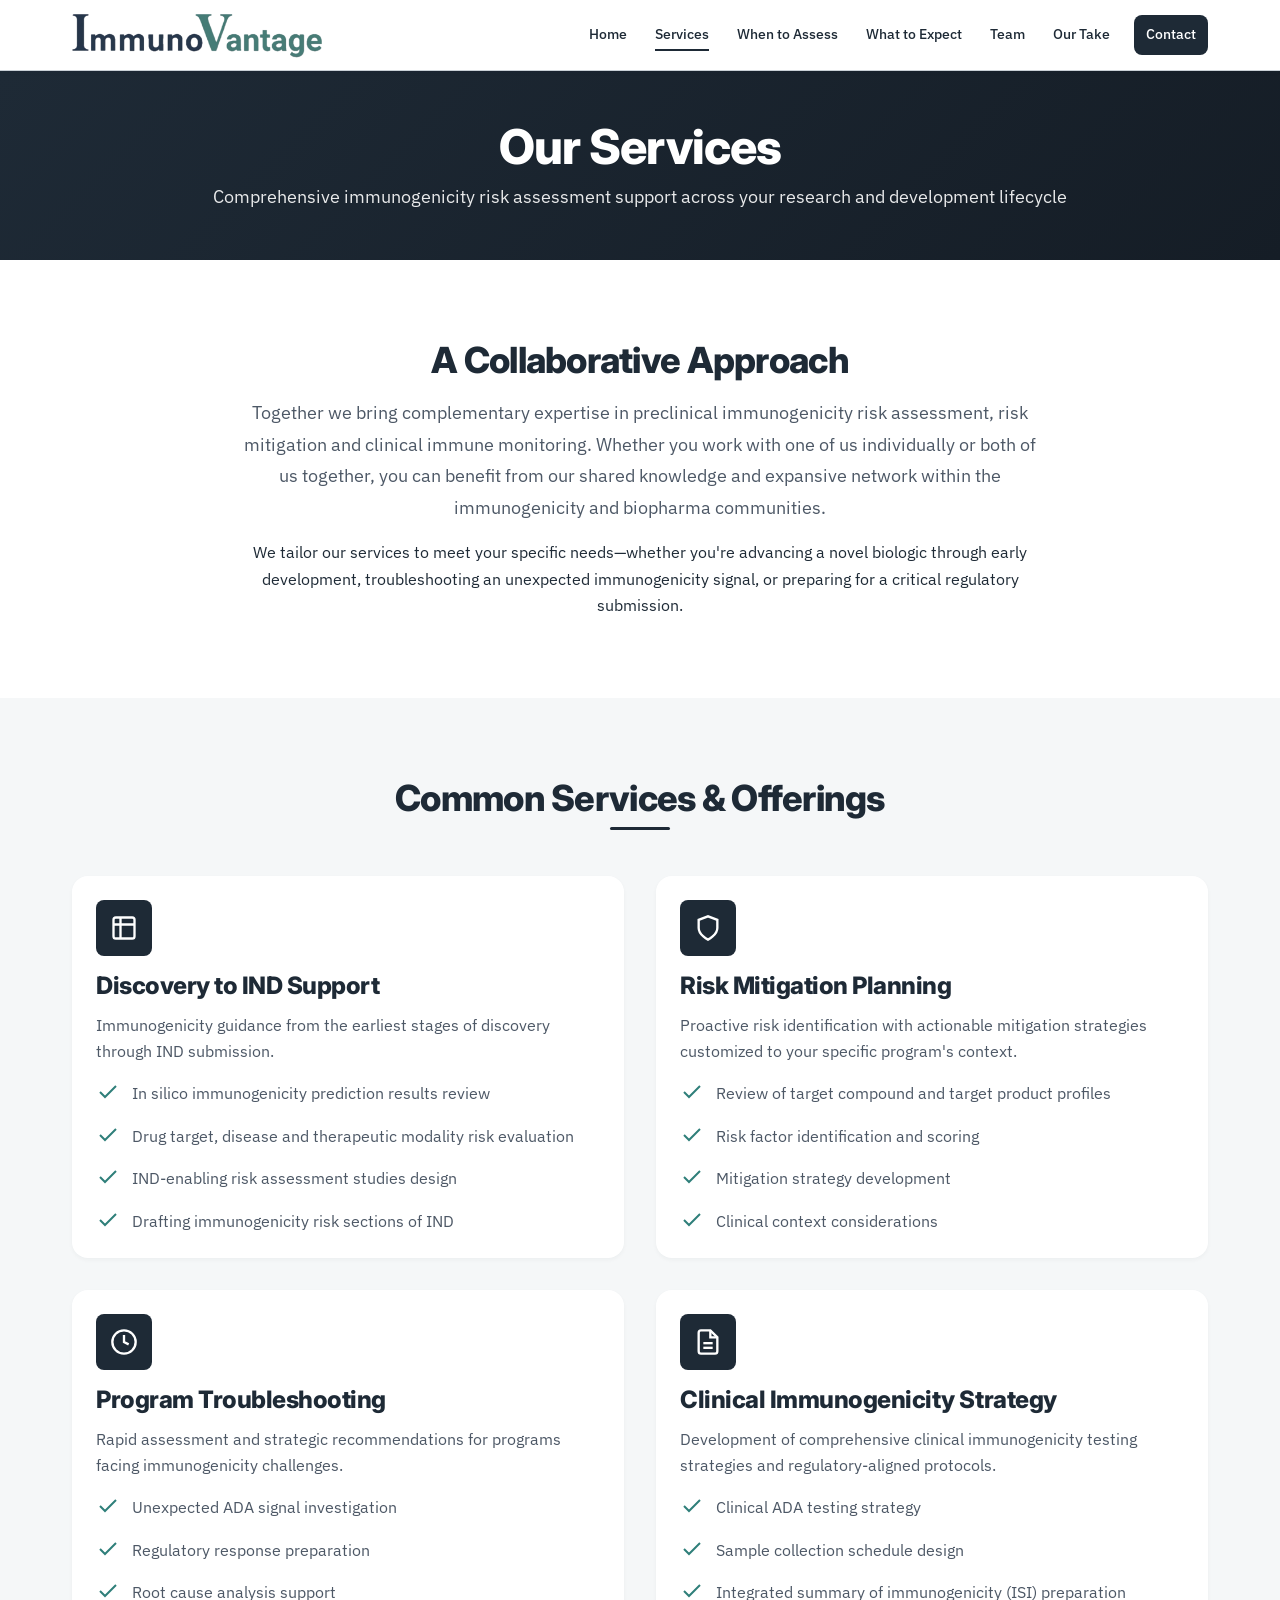
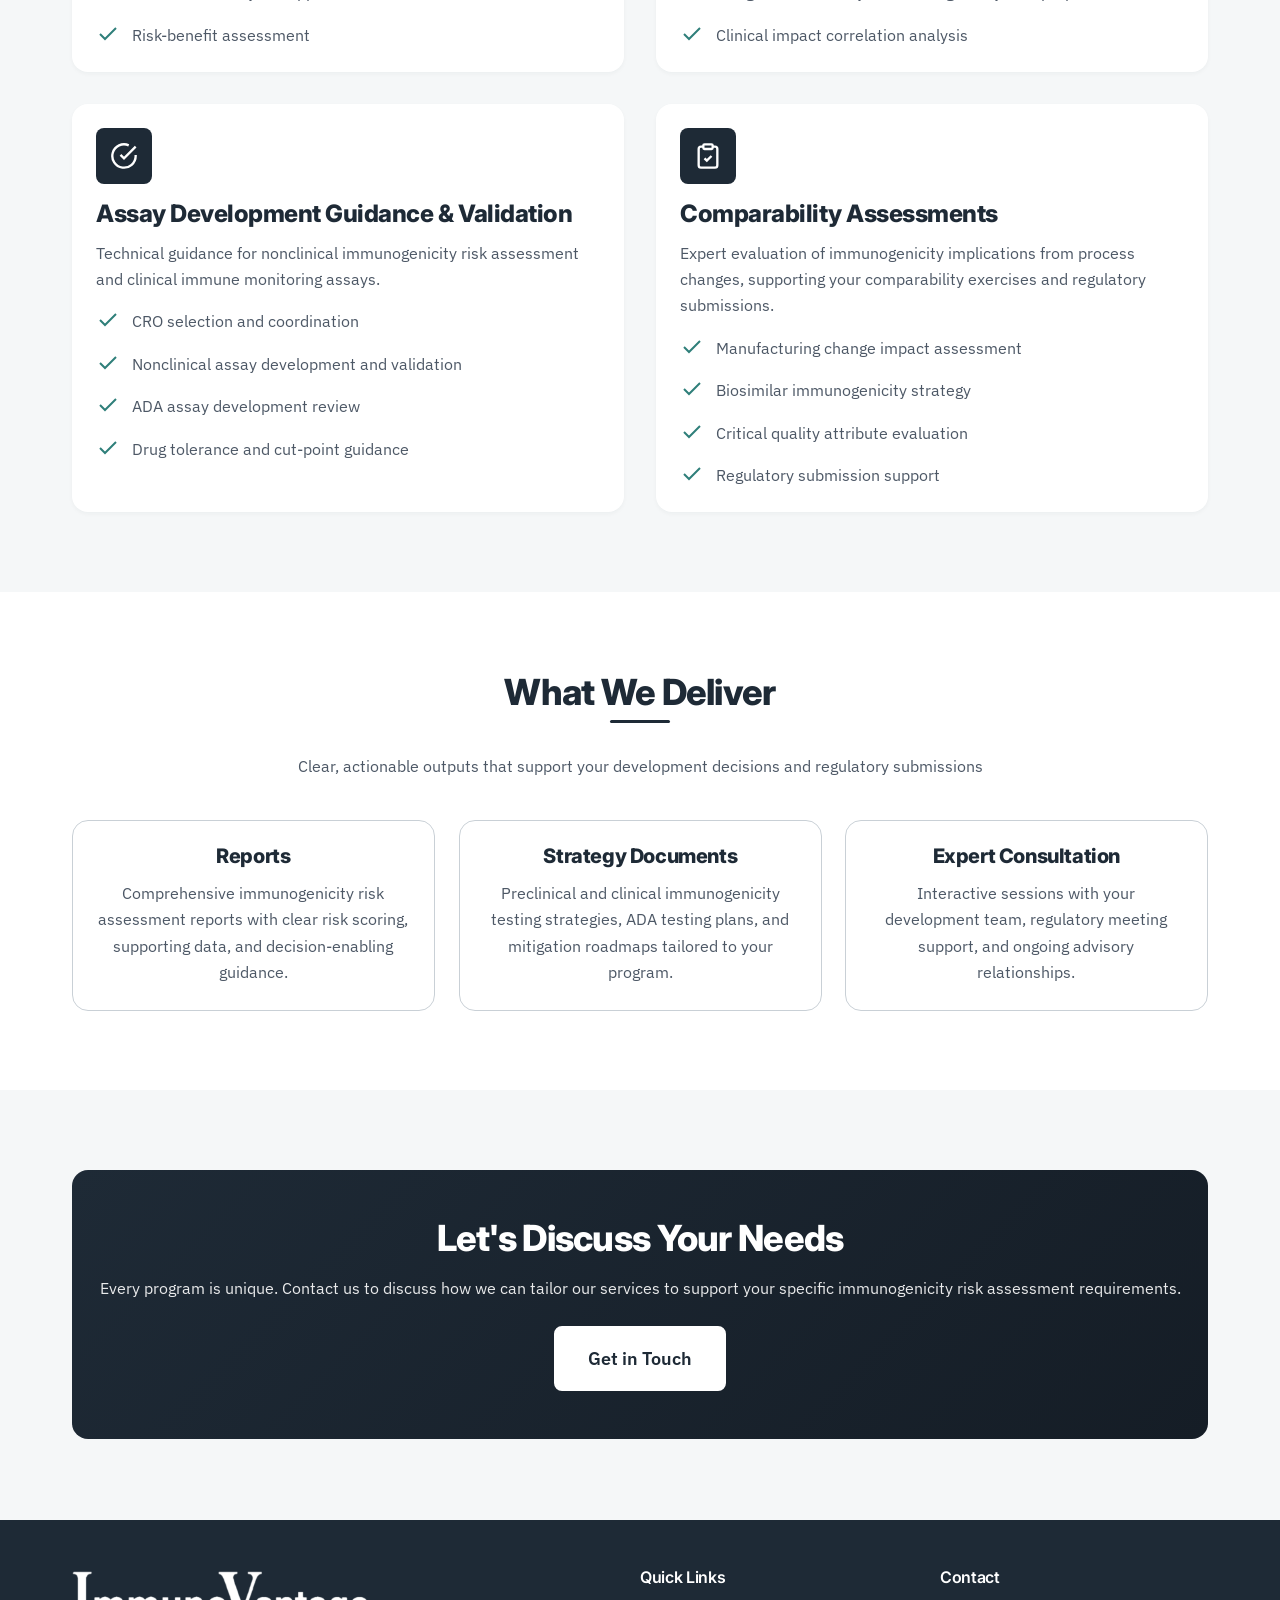
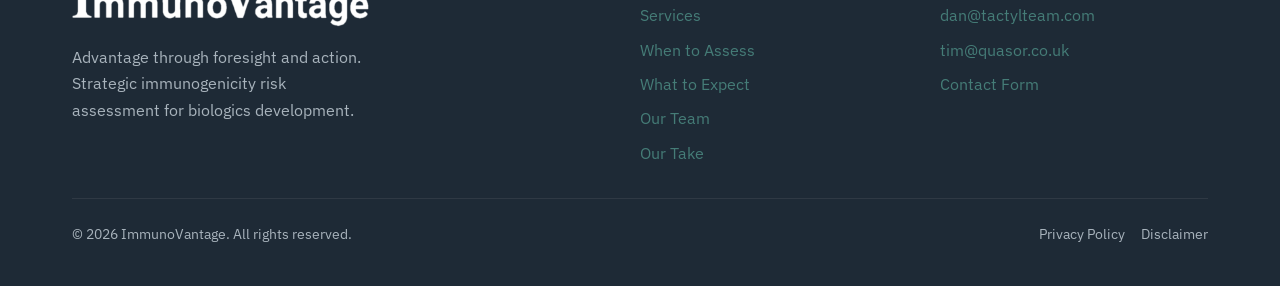
<file: docs/services.html>
<!DOCTYPE html>
<html lang="en">

<head>
    <meta charset="UTF-8">
    <meta name="viewport" content="width=device-width, initial-scale=1.0">
    <meta name="description"
        content="Comprehensive immunogenicity risk assessment services including discovery support, comparability assessments, clinical strategy, and regulatory guidance.">

    <title>Services | ImmunoVantage</title>

    <link rel="icon" type="image/png" href="images/IV_ICON.png">
    <link rel="preconnect" href="https://fonts.googleapis.com">
    <link rel="preconnect" href="https://fonts.gstatic.com" crossorigin>
    <link
        href="https://fonts.googleapis.com/css2?family=IBM+Plex+Sans:wght@400;500;600&family=Inter:wght@500;600;700&display=swap"
        rel="stylesheet">
    <link rel="stylesheet" href="css/styles.css">
</head>

<body>
    <!-- HEADER -->
    <header class="header">
        <div class="container header__inner">
            <a href="index.html" class="logo" aria-label="ImmunoVantage home">
                <img src="images/ImmunoVantage_Logo_Transparent.png" alt="ImmunoVantage Logo" style="height: 48px; width: auto;">
            </a>

            <nav class="nav" aria-label="Main navigation">
                <ul class="nav__list">
                    <li><a href="index.html" class="nav__link">Home</a></li>
                    <li><a href="services.html" class="nav__link nav__link--active">Services</a></li>
                    <li><a href="when-to-assess.html" class="nav__link">When to Assess</a></li>
                    <li><a href="what-to-expect.html" class="nav__link">What to Expect</a></li>
                    <li><a href="team.html" class="nav__link">Team</a></li>
                    <li><a href="our-take.html" class="nav__link">Our Take</a></li>
                    <li><a href="contact.html" class="nav__link nav__link--cta">Contact</a></li>
                </ul>
            </nav>

            <button class="menu-toggle" aria-label="Toggle menu" aria-expanded="false">
                <span class="menu-toggle__bar"></span>
                <span class="menu-toggle__bar"></span>
                <span class="menu-toggle__bar"></span>
            </button>
        </div>

        <nav class="mobile-nav" aria-label="Mobile navigation">
            <ul class="mobile-nav__list">
                <li><a href="index.html" class="mobile-nav__link">Home</a></li>
                <li><a href="services.html" class="mobile-nav__link mobile-nav__link--active">Services</a></li>
                <li><a href="when-to-assess.html" class="mobile-nav__link">When to Assess</a></li>
                <li><a href="what-to-expect.html" class="mobile-nav__link">What to Expect</a></li>
                <li><a href="team.html" class="mobile-nav__link">Team</a></li>
                <li><a href="our-take.html" class="mobile-nav__link">Our Take</a></li>
                <li><a href="contact.html" class="mobile-nav__link">Contact</a></li>
            </ul>
        </nav>
    </header>

    <main>
        <!-- PAGE HERO -->
        <section class="page-hero">
            <div class="container">
                <h1 class="page-hero__title">Our Services</h1>
                <p class="page-hero__subtitle">
                    Comprehensive immunogenicity risk assessment support across your research and development lifecycle
                </p>
            </div>
        </section>

        <!-- INTRODUCTION -->
        <section class="section">
            <div class="container">
                <div style="max-width: 800px; margin: 0 auto; text-align: center;">
                    <h2>A Collaborative Approach</h2>
                    <p class="lead">
                        Together we bring complementary expertise in preclinical immunogenicity risk assessment,
                        risk mitigation and clinical immune monitoring. Whether you work with one of us individually
                        or both of us together, you can benefit from our shared knowledge and expansive network
                        within the immunogenicity and biopharma communities.
                    </p>
                    <p>
                        We tailor our services to meet your specific needs—whether you're advancing a novel
                        biologic through early development, troubleshooting an unexpected immunogenicity
                        signal, or preparing for a critical regulatory submission.
                    </p>
                </div>
            </div>
        </section>

        <!-- COMBINED OFFERINGS -->
        <section class="section section--alt">
            <div class="container">
                <div class="section__header">
                    <h2 class="section__title">Common Services & Offerings</h2>
                </div>

                <div class="grid grid--2" style="gap: var(--space-8);">
                    <!-- Service 1 -->
                    <div class="card reveal-on-scroll" id="discovery-to-ind">
                        <div class="card__icon">
                            <svg width="28" height="28" viewBox="0 0 24 24" fill="none" stroke="currentColor"
                                stroke-width="2">
                                <path
                                    d="M9 3H5a2 2 0 0 0-2 2v4m6-6h10a2 2 0 0 1 2 2v4M9 3v18m0 0h10a2 2 0 0 0 2-2V9M9 21H5a2 2 0 0 1-2-2V9m0 0h18" />
                            </svg>
                        </div>
                        <h3 class="card__title">Discovery to IND Support</h3>
                        <p class="card__text">
                            Immunogenicity guidance from the earliest stages of discovery through IND submission.
                        </p>
                        <ul class="feature-list mt-4">
                            <li class="feature-list__item">
                                <svg class="feature-list__icon" viewBox="0 0 24 24" fill="none" stroke="currentColor"
                                    stroke-width="2">
                                    <polyline points="20,6 9,17 4,12" />
                                </svg>
                                <span class="feature-list__text">In silico immunogenicity prediction results review</span>
                            </li>
                            <li class="feature-list__item">
                                <svg class="feature-list__icon" viewBox="0 0 24 24" fill="none" stroke="currentColor"
                                    stroke-width="2">
                                    <polyline points="20,6 9,17 4,12" />
                                </svg>
                                <span class="feature-list__text">Drug target, disease and therapeutic modality risk evaluation</span>
                            </li>
                            <li class="feature-list__item">
                                <svg class="feature-list__icon" viewBox="0 0 24 24" fill="none" stroke="currentColor"
                                    stroke-width="2">
                                    <polyline points="20,6 9,17 4,12" />
                                </svg>
                                <span class="feature-list__text">IND-enabling risk assessment studies design</span>
                            </li>
                            <li class="feature-list__item">
                                <svg class="feature-list__icon" viewBox="0 0 24 24" fill="none" stroke="currentColor"
                                    stroke-width="2">
                                    <polyline points="20,6 9,17 4,12" />
                                </svg>
                                <span class="feature-list__text">Drafting immunogenicity risk sections of IND</span>
                            </li>
                        </ul>
                    </div>

                    <!-- Service 2 -->
                    <div class="card reveal-on-scroll" id="risk-mitigation">
                        <div class="card__icon">
                            <svg width="28" height="28" viewBox="0 0 24 24" fill="none" stroke="currentColor"
                                stroke-width="2">
                                <path d="M12 22s8-4 8-10V5l-8-3-8 3v7c0 6 8 10 8 10z" />
                            </svg>
                        </div>
                        <h3 class="card__title">Risk Mitigation Planning</h3>
                        <p class="card__text">
                            Proactive risk identification with actionable mitigation strategies
                            customized to your specific program's context.
                        </p>
                        <ul class="feature-list mt-4">
                            <li class="feature-list__item">
                                <svg class="feature-list__icon" viewBox="0 0 24 24" fill="none" stroke="currentColor"
                                    stroke-width="2">
                                    <polyline points="20,6 9,17 4,12" />
                                </svg>
                                <span class="feature-list__text">Review of target compound and target product profiles</span>
                            </li>
                            <li class="feature-list__item">
                                <svg class="feature-list__icon" viewBox="0 0 24 24" fill="none" stroke="currentColor"
                                    stroke-width="2">
                                    <polyline points="20,6 9,17 4,12" />
                                </svg>
                                <span class="feature-list__text">Risk factor identification and scoring</span>
                            </li>
                            <li class="feature-list__item">
                                <svg class="feature-list__icon" viewBox="0 0 24 24" fill="none" stroke="currentColor"
                                    stroke-width="2">
                                    <polyline points="20,6 9,17 4,12" />
                                </svg>
                                <span class="feature-list__text">Mitigation strategy development</span>
                            </li>
                            <li class="feature-list__item">
                                <svg class="feature-list__icon" viewBox="0 0 24 24" fill="none" stroke="currentColor"
                                    stroke-width="2">
                                    <polyline points="20,6 9,17 4,12" />
                                </svg>
                                <span class="feature-list__text">Clinical context considerations</span>
                            </li>
                        </ul>
                    </div>

                    <!-- Service 3 -->
                    <div class="card reveal-on-scroll" id="troubleshooting">
                        <div class="card__icon">
                            <svg width="28" height="28" viewBox="0 0 24 24" fill="none" stroke="currentColor"
                                stroke-width="2">
                                <circle cx="12" cy="12" r="10" />
                                <path d="M12 6v6l4 2" />
                            </svg>
                        </div>
                        <h3 class="card__title">Program Troubleshooting</h3>
                        <p class="card__text">
                            Rapid assessment and strategic recommendations for programs facing
                            immunogenicity challenges.
                        </p>
                        <ul class="feature-list mt-4">
                            <li class="feature-list__item">
                                <svg class="feature-list__icon" viewBox="0 0 24 24" fill="none" stroke="currentColor"
                                    stroke-width="2">
                                    <polyline points="20,6 9,17 4,12" />
                                </svg>
                                <span class="feature-list__text">Unexpected ADA signal investigation</span>
                            </li>
                            <li class="feature-list__item">
                                <svg class="feature-list__icon" viewBox="0 0 24 24" fill="none" stroke="currentColor"
                                    stroke-width="2">
                                    <polyline points="20,6 9,17 4,12" />
                                </svg>
                                <span class="feature-list__text">Regulatory response preparation</span>
                            </li>
                            <li class="feature-list__item">
                                <svg class="feature-list__icon" viewBox="0 0 24 24" fill="none" stroke="currentColor"
                                    stroke-width="2">
                                    <polyline points="20,6 9,17 4,12" />
                                </svg>
                                <span class="feature-list__text">Root cause analysis support</span>
                            </li>
                            <li class="feature-list__item">
                                <svg class="feature-list__icon" viewBox="0 0 24 24" fill="none" stroke="currentColor"
                                    stroke-width="2">
                                    <polyline points="20,6 9,17 4,12" />
                                </svg>
                                <span class="feature-list__text">Risk-benefit assessment</span>
                            </li>
                        </ul>
                    </div>

                    <!-- Service 4 -->
                    <div class="card reveal-on-scroll" id="clinical-strategy">
                        <div class="card__icon">
                            <svg width="28" height="28" viewBox="0 0 24 24" fill="none" stroke="currentColor"
                                stroke-width="2">
                                <path d="M14 2H6a2 2 0 0 0-2 2v16a2 2 0 0 0 2 2h12a2 2 0 0 0 2-2V8z" />
                                <polyline points="14,2 14,8 20,8" />
                                <line x1="16" y1="13" x2="8" y2="13" />
                                <line x1="16" y1="17" x2="8" y2="17" />
                            </svg>
                        </div>
                        <h3 class="card__title">Clinical Immunogenicity Strategy</h3>
                        <p class="card__text">
                            Development of comprehensive clinical immunogenicity testing strategies
                            and regulatory-aligned protocols.
                        </p>
                        <ul class="feature-list mt-4">
                            <li class="feature-list__item">
                                <svg class="feature-list__icon" viewBox="0 0 24 24" fill="none" stroke="currentColor"
                                    stroke-width="2">
                                    <polyline points="20,6 9,17 4,12" />
                                </svg>
                                <span class="feature-list__text">Clinical ADA testing strategy</span>
                            </li>
                            <li class="feature-list__item">
                                <svg class="feature-list__icon" viewBox="0 0 24 24" fill="none" stroke="currentColor"
                                    stroke-width="2">
                                    <polyline points="20,6 9,17 4,12" />
                                </svg>
                                <span class="feature-list__text">Sample collection schedule design</span>
                            </li>
                            <li class="feature-list__item">
                                <svg class="feature-list__icon" viewBox="0 0 24 24" fill="none" stroke="currentColor"
                                    stroke-width="2">
                                    <polyline points="20,6 9,17 4,12" />
                                </svg>
                                <span class="feature-list__text">Integrated summary of immunogenicity (ISI) preparation</span>
                            </li>
                            <li class="feature-list__item">
                                <svg class="feature-list__icon" viewBox="0 0 24 24" fill="none" stroke="currentColor"
                                    stroke-width="2">
                                    <polyline points="20,6 9,17 4,12" />
                                </svg>
                                <span class="feature-list__text">Clinical impact correlation analysis</span>
                            </li>
                        </ul>
                    </div>

                    <!-- Service 5 -->
                    <div class="card reveal-on-scroll" id="assay-oversight">
                        <div class="card__icon">
                            <svg width="28" height="28" viewBox="0 0 24 24" fill="none" stroke="currentColor"
                                stroke-width="2">
                                <path d="M22 11.08V12a10 10 0 1 1-5.93-9.14" />
                                <polyline points="22,4 12,14.01 9,11.01" />
                            </svg>
                        </div>
                        <h3 class="card__title">Assay Development Guidance & Validation</h3>
                        <p class="card__text">
                            Technical guidance for nonclinical immunogenicity risk assessment and
                            clinical immune monitoring assays.
                        </p>
                        <ul class="feature-list mt-4">
                            <li class="feature-list__item">
                                <svg class="feature-list__icon" viewBox="0 0 24 24" fill="none" stroke="currentColor"
                                    stroke-width="2">
                                    <polyline points="20,6 9,17 4,12" />
                                </svg>
                                <span class="feature-list__text">CRO selection and coordination</span>
                            </li>
                            <li class="feature-list__item">
                                <svg class="feature-list__icon" viewBox="0 0 24 24" fill="none" stroke="currentColor"
                                    stroke-width="2">
                                    <polyline points="20,6 9,17 4,12" />
                                </svg>
                                <span class="feature-list__text">Nonclinical assay development and validation</span>
                            </li>
                            <li class="feature-list__item">
                                <svg class="feature-list__icon" viewBox="0 0 24 24" fill="none" stroke="currentColor"
                                    stroke-width="2">
                                    <polyline points="20,6 9,17 4,12" />
                                </svg>
                                <span class="feature-list__text">ADA assay development review</span>
                            </li>
                            <li class="feature-list__item">
                                <svg class="feature-list__icon" viewBox="0 0 24 24" fill="none" stroke="currentColor"
                                    stroke-width="2">
                                    <polyline points="20,6 9,17 4,12" />
                                </svg>
                                <span class="feature-list__text">Drug tolerance and cut-point guidance</span>
                            </li>
                        </ul>
                    </div>

                    <!-- Service 6 -->
                    <div class="card reveal-on-scroll" id="comparability">
                        <div class="card__icon">
                            <svg width="28" height="28" viewBox="0 0 24 24" fill="none" stroke="currentColor"
                                stroke-width="2">
                                <path d="M16 4h2a2 2 0 0 1 2 2v14a2 2 0 0 1-2 2H6a2 2 0 0 1-2-2V6a2 2 0 0 1 2-2h2" />
                                <rect x="8" y="2" width="8" height="4" rx="1" ry="1" />
                                <path d="M9 14l2 2 4-4" />
                            </svg>
                        </div>
                        <h3 class="card__title">Comparability Assessments</h3>
                        <p class="card__text">
                            Expert evaluation of immunogenicity implications from process changes,
                            supporting your comparability exercises and regulatory submissions.
                        </p>
                        <ul class="feature-list mt-4">
                            <li class="feature-list__item">
                                <svg class="feature-list__icon" viewBox="0 0 24 24" fill="none" stroke="currentColor"
                                    stroke-width="2">
                                    <polyline points="20,6 9,17 4,12" />
                                </svg>
                                <span class="feature-list__text">Manufacturing change impact assessment</span>
                            </li>
                            <li class="feature-list__item">
                                <svg class="feature-list__icon" viewBox="0 0 24 24" fill="none" stroke="currentColor"
                                    stroke-width="2">
                                    <polyline points="20,6 9,17 4,12" />
                                </svg>
                                <span class="feature-list__text">Biosimilar immunogenicity strategy</span>
                            </li>
                            <li class="feature-list__item">
                                <svg class="feature-list__icon" viewBox="0 0 24 24" fill="none" stroke="currentColor"
                                    stroke-width="2">
                                    <polyline points="20,6 9,17 4,12" />
                                </svg>
                                <span class="feature-list__text">Critical quality attribute evaluation</span>
                            </li>
                            <li class="feature-list__item">
                                <svg class="feature-list__icon" viewBox="0 0 24 24" fill="none" stroke="currentColor"
                                    stroke-width="2">
                                    <polyline points="20,6 9,17 4,12" />
                                </svg>
                                <span class="feature-list__text">Regulatory submission support</span>
                            </li>
                        </ul>
                    </div>
                </div>
            </div>
        </section>

        <!-- WHAT WE DELIVER -->
        <section class="section">
            <div class="container">
                <div class="section__header">
                    <h2 class="section__title">What We Deliver</h2>
                    <p class="section__description">
                        Clear, actionable outputs that support your development decisions and regulatory submissions
                    </p>
                </div>

                <div class="grid grid--3">
                    <div class="card card--bordered text-center reveal-on-scroll">
                        <h4 class="card__title">Reports</h4>
                        <p class="card__text">
                            Comprehensive immunogenicity risk assessment reports with clear risk
                            scoring, supporting data, and decision-enabling guidance.
                        </p>
                    </div>

                    <div class="card card--bordered text-center reveal-on-scroll">
                        <h4 class="card__title">Strategy Documents</h4>
                        <p class="card__text">
                            Preclinical and clinical immunogenicity testing strategies, ADA testing plans,
                            and mitigation roadmaps tailored to your program.
                        </p>
                    </div>

                    <div class="card card--bordered text-center reveal-on-scroll">
                        <h4 class="card__title">Expert Consultation</h4>
                        <p class="card__text">
                            Interactive sessions with your development team, regulatory
                            meeting support, and ongoing advisory relationships.
                        </p>
                    </div>
                </div>
            </div>
        </section>

        <!-- CTA -->
        <section class="section section--alt">
            <div class="container">
                <div class="cta-block reveal-on-scroll">
                    <h2 class="cta-block__title">Let's Discuss Your Needs</h2>
                    <p class="cta-block__text">
                        Every program is unique. Contact us to discuss how we can tailor our services
                        to support your specific immunogenicity risk assessment requirements.
                    </p>
                    <a href="contact.html" class="btn btn--white btn--large">Get in Touch</a>
                </div>
            </div>
        </section>
    </main>

    <!-- FOOTER -->
    <footer class="footer">
        <div class="container">
            <div class="footer__grid">
                <div class="footer__brand">
                    <div class="footer__logo">
                        <img src="images/ImmunoVantage_Logo_Transparent.png" alt="ImmunoVantage Logo"
                            style="height: 60px; width: auto; filter: brightness(0) invert(1);">
                    </div>
                    <p class="footer__tagline">
                        Advantage through foresight and action.
                        Strategic immunogenicity risk assessment for biologics development.
                    </p>

                </div>

                <div>
                    <h4 class="footer__title">Quick Links</h4>
                    <ul class="footer__links">
                        <li><a href="services.html" class="footer__link" style="color: #457C77;">Services</a></li>
                        <li><a href="when-to-assess.html" class="footer__link" style="color: #457C77;">When to Assess</a></li>
                        <li><a href="what-to-expect.html" class="footer__link" style="color: #457C77;">What to Expect</a></li>
                        <li><a href="team.html" class="footer__link" style="color: #457C77;">Our Team</a></li>
                        <li><a href="our-take.html" class="footer__link" style="color: #457C77;">Our Take</a></li>
                    </ul>
                </div>

                <div>
                    <h4 class="footer__title">Contact</h4>
                    <ul class="footer__links">
                        <li><a href="mailto:dan@tactylteam.com" class="footer__link" style="color: #457C77;">dan@tactylteam.com</a>
                        </li>
                        <li><a href="mailto:tim@quasor.co.uk" class="footer__link" style="color: #457C77;">tim@quasor.co.uk</a>
                        </li>
                        <li><a href="contact.html" class="footer__link" style="color: #457C77;">Contact Form</a></li>
                    </ul>
                </div>
            </div>

            <div class="footer__bottom">
                <p>&copy;
                    <script>document.write(new Date().getFullYear())</script> ImmunoVantage. All rights reserved.
                </p>
                <div class="footer__legal-links">
                    <a href="#" class="footer__link">Privacy Policy</a>
                    <a href="#" class="footer__link">Disclaimer</a>
                </div>
            </div>
        </div>
    </footer>

    <script src="js/main.js"></script>
</body>

</html>
</file>
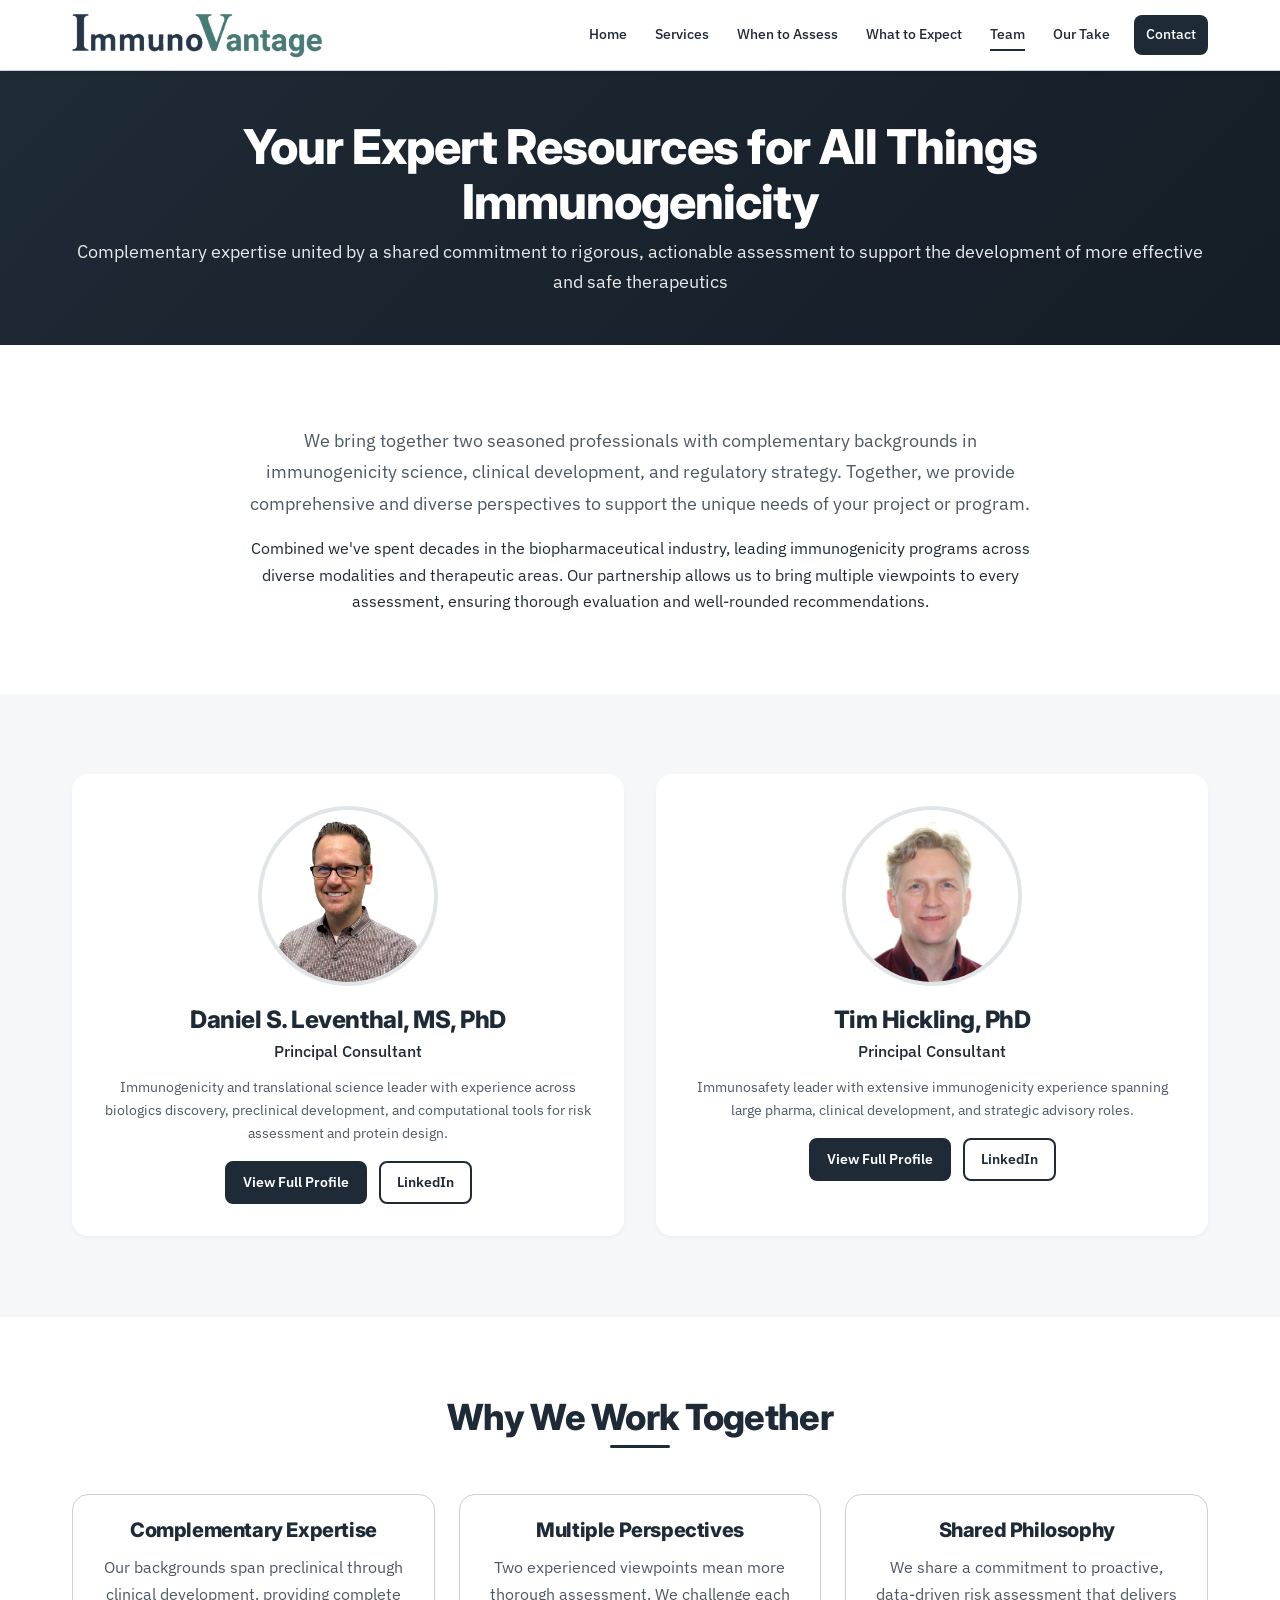
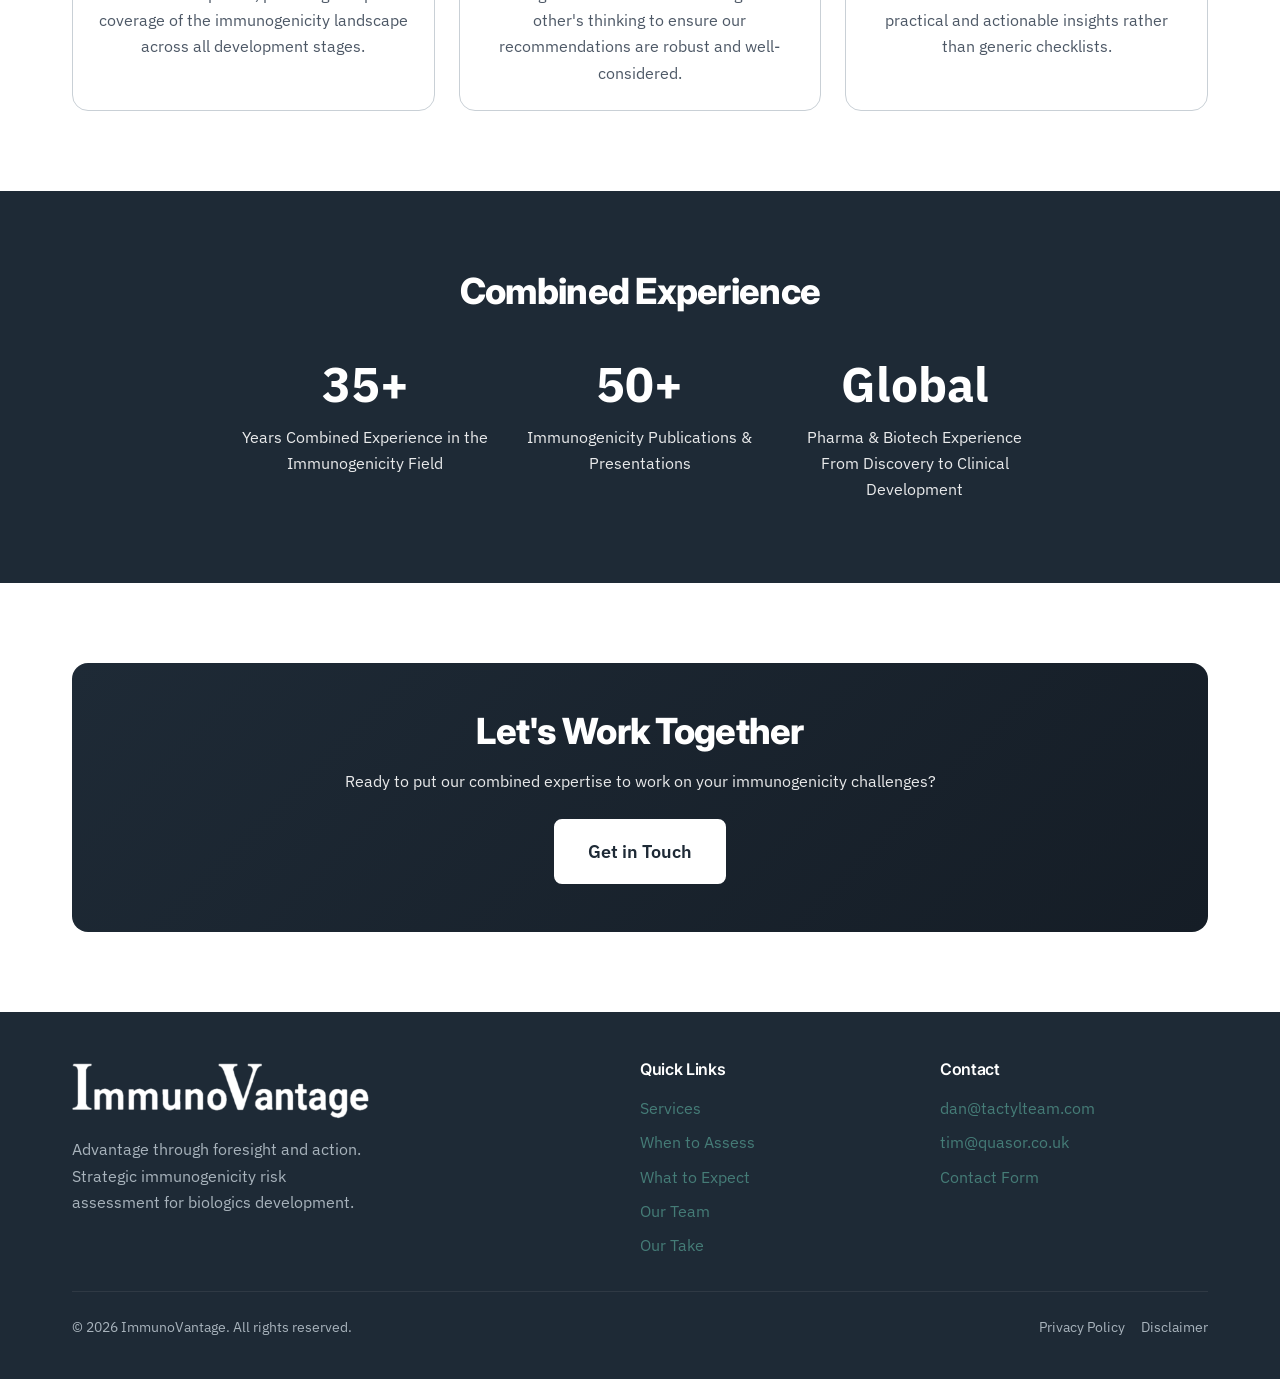
<file: docs/team.html>
<!DOCTYPE html>
<html lang="en">

<head>
    <meta charset="UTF-8">
    <meta name="viewport" content="width=device-width, initial-scale=1.0">
    <meta name="description"
        content="Meet our immunogenicity risk assessment consulting team. Experienced professionals with deep expertise in biologics development and clinical immunogenicity.">

    <title>Our Team | ImmunoVantage</title>

    <link rel="icon" type="image/png" href="images/IV_ICON.png">
    <link rel="preconnect" href="https://fonts.googleapis.com">
    <link rel="preconnect" href="https://fonts.gstatic.com" crossorigin>
    <link
        href="https://fonts.googleapis.com/css2?family=IBM+Plex+Sans:wght@400;500;600&family=Inter:wght@500;600;700&display=swap"
        rel="stylesheet">
    <link rel="stylesheet" href="css/styles.css">
</head>

<body>
    <!-- HEADER -->
    <header class="header">
        <div class="container header__inner">
            <a href="index.html" class="logo" aria-label="ImmunoVantage home">
                <img src="images/ImmunoVantage_Logo_Transparent.png" alt="ImmunoVantage Logo" style="height: 48px; width: auto;">
            </a>

            <nav class="nav" aria-label="Main navigation">
                <ul class="nav__list">
                    <li><a href="index.html" class="nav__link">Home</a></li>
                    <li><a href="services.html" class="nav__link">Services</a></li>
                    <li><a href="when-to-assess.html" class="nav__link">When to Assess</a></li>
                    <li><a href="what-to-expect.html" class="nav__link">What to Expect</a></li>
                    <li><a href="team.html" class="nav__link nav__link--active">Team</a></li>
                    <li><a href="our-take.html" class="nav__link">Our Take</a></li>
                    <li><a href="contact.html" class="nav__link nav__link--cta">Contact</a></li>
                </ul>
            </nav>

            <button class="menu-toggle" aria-label="Toggle menu" aria-expanded="false">
                <span class="menu-toggle__bar"></span>
                <span class="menu-toggle__bar"></span>
                <span class="menu-toggle__bar"></span>
            </button>
        </div>

        <nav class="mobile-nav" aria-label="Mobile navigation">
            <ul class="mobile-nav__list">
                <li><a href="index.html" class="mobile-nav__link">Home</a></li>
                <li><a href="services.html" class="mobile-nav__link">Services</a></li>
                <li><a href="when-to-assess.html" class="mobile-nav__link">When to Assess</a></li>
                <li><a href="what-to-expect.html" class="mobile-nav__link">What to Expect</a></li>
                <li><a href="team.html" class="mobile-nav__link mobile-nav__link--active">Team</a></li>
                <li><a href="our-take.html" class="mobile-nav__link">Our Take</a></li>
                <li><a href="contact.html" class="mobile-nav__link">Contact</a></li>
            </ul>
        </nav>
    </header>

    <main>
        <!-- PAGE HERO -->
        <section class="page-hero">
            <div class="container">
                <h1 class="page-hero__title">Your Expert Resources for All Things Immunogenicity</h1>
                <p class="page-hero__subtitle">
                    Complementary expertise united by a shared commitment to rigorous, actionable assessment to support the development of more effective and safe therapeutics
                </p>
            </div>
        </section>

        <!-- TEAM INTRO -->
        <section class="section">
            <div class="container">
                <div style="max-width: 800px; margin: 0 auto; text-align: center;">
                    <p class="lead">
                        We bring together two seasoned professionals with complementary backgrounds in
                        immunogenicity science, clinical development, and regulatory strategy. Together,
                        we provide comprehensive and diverse perspectives to support the unique needs
                        of your project or program.
                    </p>
                    <p>
                        Combined we've spent decades in the biopharmaceutical industry, leading immunogenicity
                        programs across diverse modalities and therapeutic areas. Our partnership allows
                        us to bring multiple viewpoints to every assessment, ensuring thorough evaluation
                        and well-rounded recommendations.
                    </p>
                </div>
            </div>
        </section>

        <!-- TEAM PROFILES -->
        <section class="section section--alt">
            <div class="container">
                <div class="team-grid">
                    <!-- Consultant 1 -->
                    <div class="card team-card reveal-on-scroll">
                        <img src="images/Dan_Headshot.png"
                            alt="Daniel S. Leventhal professional headshot" class="team-card__image">
                        <h3 class="team-card__name">Daniel S. Leventhal, MS, PhD</h3>
                        <p class="team-card__title">Principal Consultant</p>
                        <p class="team-card__credentials">
                            Immunogenicity and translational science leader with experience across biologics discovery, preclinical development, and computational tools for risk assessment and protein design.
                        </p>
                        <div
                            style="display: flex; gap: var(--space-3); justify-content: center; margin-top: var(--space-4);">
                            <a href="team/consultant-1.html" class="btn btn--primary btn--small">View Full Profile</a>
                            <a href="https://www.linkedin.com/in/daniel-leventhal-ms-phd-8b6a2310/" target="_blank" rel="noopener"
                                class="btn btn--outline btn--small">LinkedIn</a>
                        </div>
                    </div>

                    <!-- Consultant 2 -->
                    <div class="card team-card reveal-on-scroll">
                        <img src="images/Tim_Headshot.png"
                            alt="Tim Hickling professional headshot" class="team-card__image">
                        <h3 class="team-card__name">Tim Hickling, PhD</h3>
                        <p class="team-card__title">Principal Consultant</p>
                        <p class="team-card__credentials">
                            Immunosafety leader with extensive immunogenicity experience spanning large pharma, clinical development, and strategic advisory roles.
                        </p>
                        <div
                            style="display: flex; gap: var(--space-3); justify-content: center; margin-top: var(--space-4);">
                            <a href="team/consultant-2.html" class="btn btn--primary btn--small">View Full Profile</a>
                            <a href="https://www.linkedin.com/in/tim-hickling/" target="_blank" rel="noopener"
                                class="btn btn--outline btn--small">LinkedIn</a>
                        </div>
                    </div>
                </div>
            </div>
        </section>

        <!-- WHY WE WORK TOGETHER -->
        <section class="section">
            <div class="container">
                <div class="section__header">
                    <h2 class="section__title">Why We Work Together</h2>
                </div>

                <div class="grid grid--3">
                    <div class="card card--bordered text-center">
                        <h4 class="card__title">Complementary Expertise</h4>
                        <p class="card__text">
                            Our backgrounds span preclinical through clinical development,
                            providing complete coverage of the immunogenicity landscape
                            across all development stages.
                        </p>
                    </div>

                    <div class="card card--bordered text-center">
                        <h4 class="card__title">Multiple Perspectives</h4>
                        <p class="card__text">
                            Two experienced viewpoints mean more thorough assessment.
                            We challenge each other's thinking to ensure our recommendations
                            are robust and well-considered.
                        </p>
                    </div>

                    <div class="card card--bordered text-center">
                        <h4 class="card__title">Shared Philosophy</h4>
                        <p class="card__text">
                            We share a commitment to proactive, data-driven risk
                            assessment that delivers practical and actionable insights rather than
                            generic checklists.
                        </p>
                    </div>
                </div>
            </div>
        </section>

        <!-- COMBINED EXPERIENCE -->
        <section class="section section--primary">
            <div class="container">
                <div style="max-width: 800px; margin: 0 auto; text-align: center;">
                    <h2>Combined Experience</h2>
                    <div class="grid grid--3" style="margin-top: var(--space-8);">
                        <div>
                            <div style="font-size: var(--text-5xl); font-weight: var(--font-bold);">35+</div>
                            <div style="opacity: 0.9;">Years Combined Experience in the Immunogenicity Field</div>
                        </div>
                        <div>
                            <div style="font-size: var(--text-5xl); font-weight: var(--font-bold);">50+</div>
                            <div style="opacity: 0.9;">Immunogenicity Publications & Presentations</div>
                        </div>
                        <div>
                            <div style="font-size: var(--text-5xl); font-weight: var(--font-bold);">Global</div>
                            <div style="opacity: 0.9;">Pharma & Biotech Experience From Discovery to Clinical Development</div>
                        </div>
                    </div>
                </div>
            </div>
        </section>

        <!-- CTA -->
        <section class="section">
            <div class="container">
                <div class="cta-block">
                    <h2 class="cta-block__title">Let's Work Together</h2>
                    <p class="cta-block__text">
                        Ready to put our combined expertise to work on your immunogenicity challenges?
                    </p>
                    <a href="contact.html" class="btn btn--white btn--large">Get in Touch</a>
                </div>
            </div>
        </section>
    </main>

    <!-- FOOTER -->
    <footer class="footer">
        <div class="container">
            <div class="footer__grid">
                <div class="footer__brand">
                    <div class="footer__logo">
                        <img src="images/ImmunoVantage_Logo_Transparent.png" alt="ImmunoVantage Logo"
                            style="height: 60px; width: auto; filter: brightness(0) invert(1);">
                    </div>
                    <p class="footer__tagline">
                        Advantage through foresight and action.
                        Strategic immunogenicity risk assessment for biologics development.
                    </p>

                </div>

                <div>
                    <h4 class="footer__title">Quick Links</h4>
                    <ul class="footer__links">
                        <li><a href="services.html" class="footer__link" style="color: #457C77;">Services</a></li>
                        <li><a href="when-to-assess.html" class="footer__link" style="color: #457C77;">When to Assess</a></li>
                        <li><a href="what-to-expect.html" class="footer__link" style="color: #457C77;">What to Expect</a></li>
                        <li><a href="team.html" class="footer__link" style="color: #457C77;">Our Team</a></li>
                        <li><a href="our-take.html" class="footer__link" style="color: #457C77;">Our Take</a></li>
                    </ul>
                </div>

                <div>
                    <h4 class="footer__title">Contact</h4>
                    <ul class="footer__links">
                        <li><a href="mailto:dan@tactylteam.com" class="footer__link" style="color: #457C77;">dan@tactylteam.com</a>
                        </li>
                        <li><a href="mailto:tim@quasor.co.uk" class="footer__link" style="color: #457C77;">tim@quasor.co.uk</a>
                        </li>
                        <li><a href="contact.html" class="footer__link" style="color: #457C77;">Contact Form</a></li>
                    </ul>
                </div>
            </div>

            <div class="footer__bottom">
                <p>&copy;
                    <script>document.write(new Date().getFullYear())</script> ImmunoVantage. All rights reserved.
                </p>
                <div class="footer__legal-links">
                    <a href="#" class="footer__link">Privacy Policy</a>
                    <a href="#" class="footer__link">Disclaimer</a>
                </div>
            </div>
        </div>
    </footer>

    <script src="js/main.js"></script>
</body>

</html>
</file>
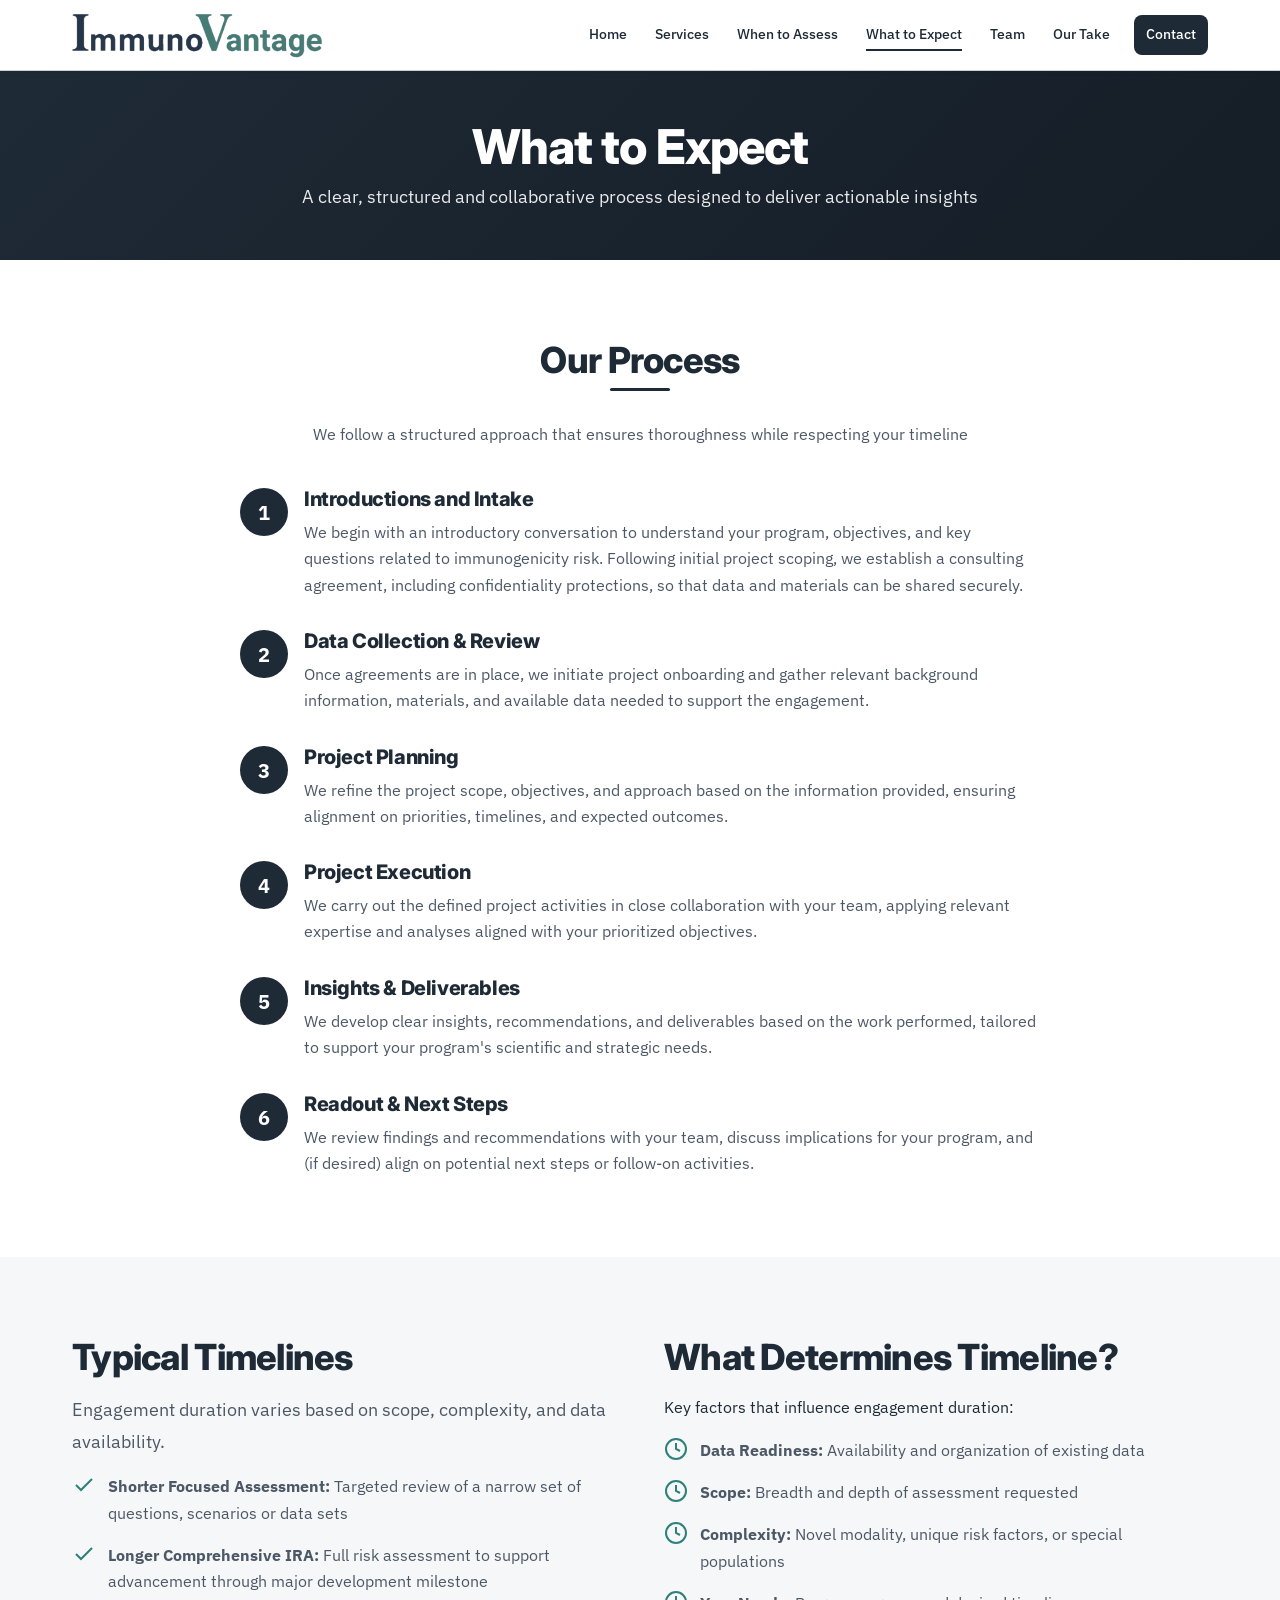
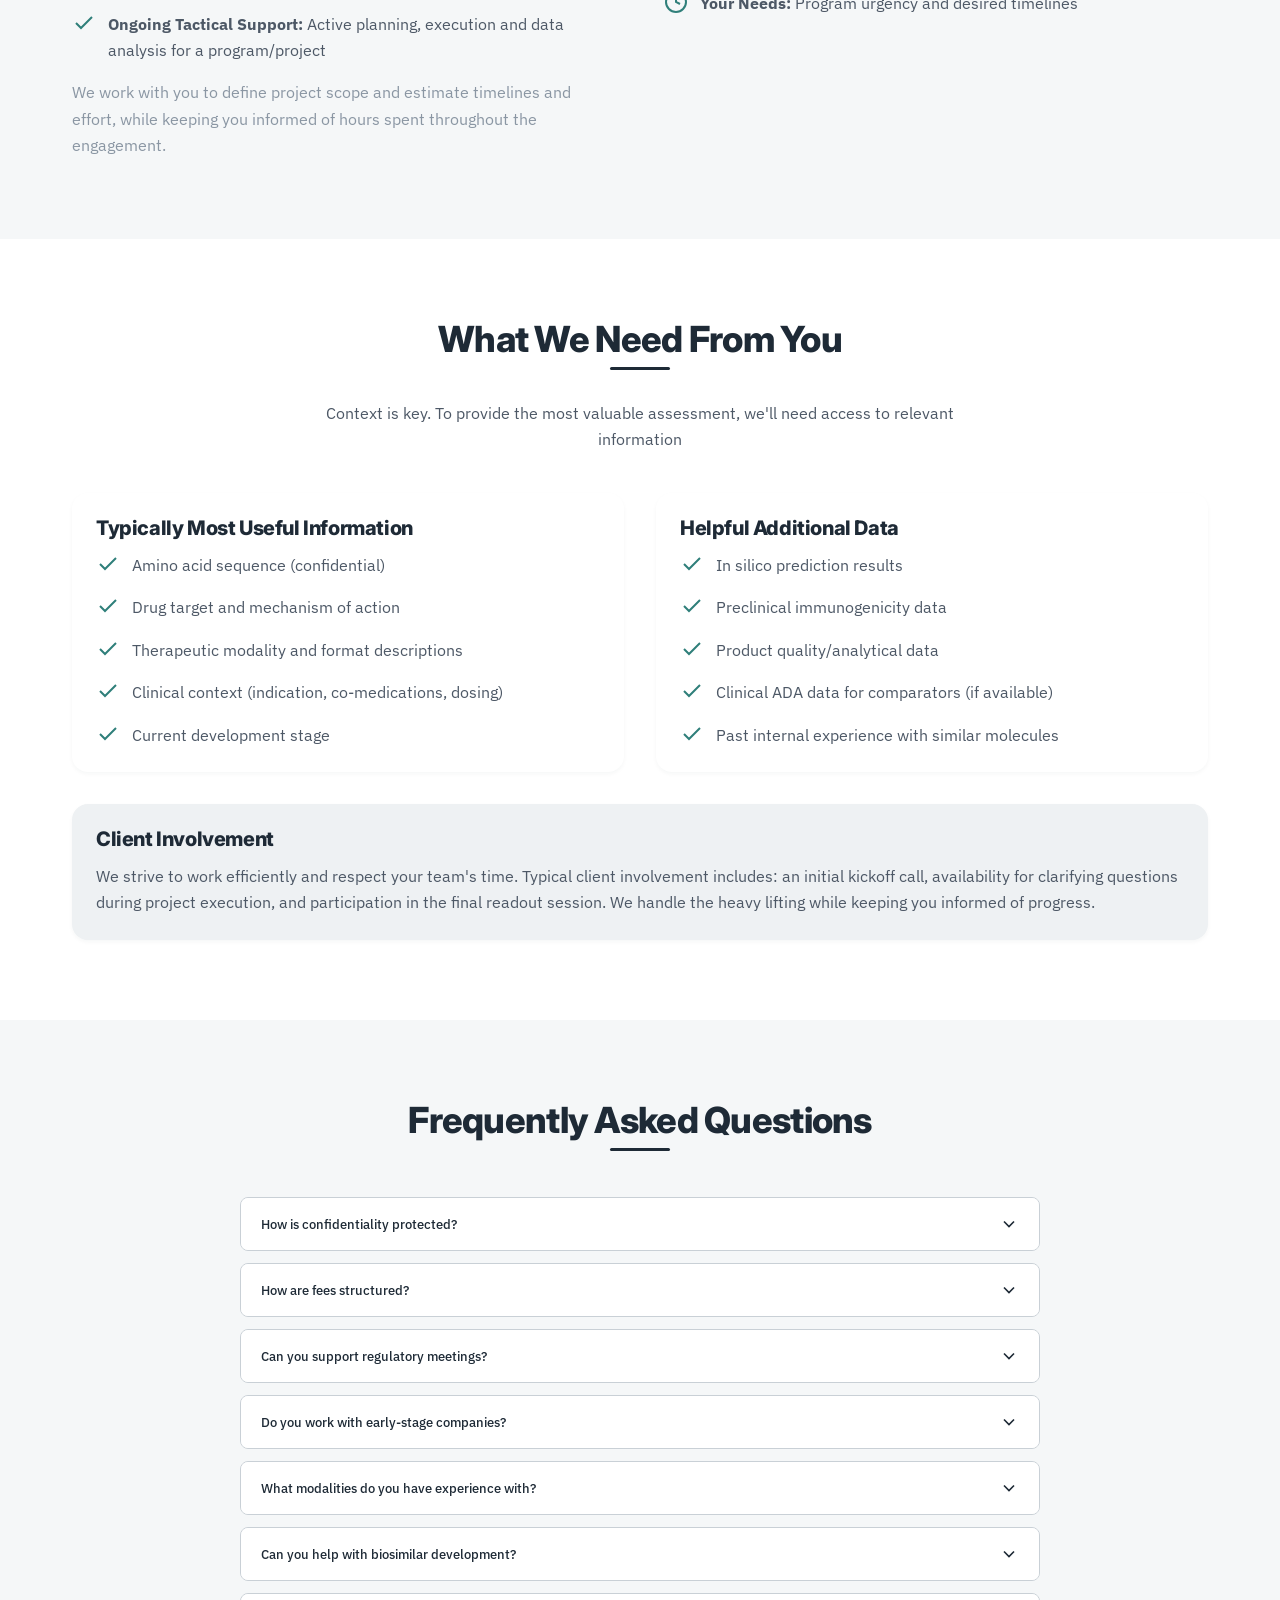
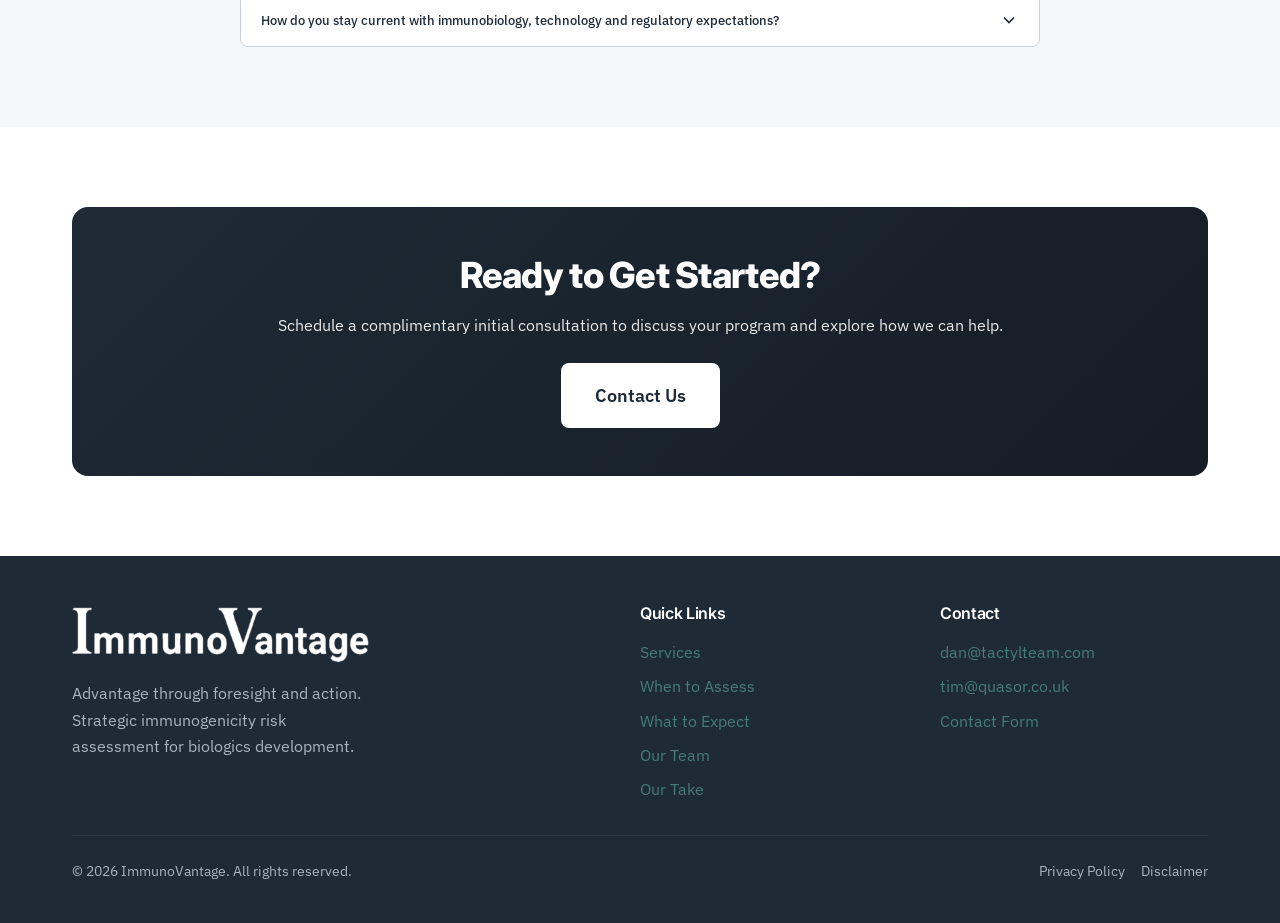
<file: docs/what-to-expect.html>
<!DOCTYPE html>
<html lang="en">

<head>
    <meta charset="UTF-8">
    <meta name="viewport" content="width=device-width, initial-scale=1.0">
    <meta name="description"
        content="Learn what to expect when working with us on immunogenicity risk assessment. Our process, deliverables, timelines, and frequently asked questions.">

    <title>What to Expect | ImmunoVantage</title>

    <link rel="icon" type="image/png" href="images/IV_ICON.png">
    <link rel="preconnect" href="https://fonts.googleapis.com">
    <link rel="preconnect" href="https://fonts.gstatic.com" crossorigin>
    <link
        href="https://fonts.googleapis.com/css2?family=IBM+Plex+Sans:wght@400;500;600&family=Inter:wght@500;600;700&display=swap"
        rel="stylesheet">
    <link rel="stylesheet" href="css/styles.css">
</head>

<body>
    <!-- HEADER -->
    <header class="header">
        <div class="container header__inner">
            <a href="index.html" class="logo" aria-label="ImmunoVantage home">
                <img src="images/ImmunoVantage_Logo_Transparent.png" alt="ImmunoVantage Logo" style="height: 48px; width: auto;">
            </a>

            <nav class="nav" aria-label="Main navigation">
                <ul class="nav__list">
                    <li><a href="index.html" class="nav__link">Home</a></li>
                    <li><a href="services.html" class="nav__link">Services</a></li>
                    <li><a href="when-to-assess.html" class="nav__link">When to Assess</a></li>
                    <li><a href="what-to-expect.html" class="nav__link nav__link--active">What to Expect</a></li>
                    <li><a href="team.html" class="nav__link">Team</a></li>
                    <li><a href="our-take.html" class="nav__link">Our Take</a></li>
                    <li><a href="contact.html" class="nav__link nav__link--cta">Contact</a></li>
                </ul>
            </nav>

            <button class="menu-toggle" aria-label="Toggle menu" aria-expanded="false">
                <span class="menu-toggle__bar"></span>
                <span class="menu-toggle__bar"></span>
                <span class="menu-toggle__bar"></span>
            </button>
        </div>

        <nav class="mobile-nav" aria-label="Mobile navigation">
            <ul class="mobile-nav__list">
                <li><a href="index.html" class="mobile-nav__link">Home</a></li>
                <li><a href="services.html" class="mobile-nav__link">Services</a></li>
                <li><a href="when-to-assess.html" class="mobile-nav__link">When to Assess</a></li>
                <li><a href="what-to-expect.html" class="mobile-nav__link mobile-nav__link--active">What to Expect</a>
                </li>
                <li><a href="team.html" class="mobile-nav__link">Team</a></li>
                <li><a href="our-take.html" class="mobile-nav__link">Our Take</a></li>
                <li><a href="contact.html" class="mobile-nav__link">Contact</a></li>
            </ul>
        </nav>
    </header>

    <main>
        <!-- PAGE HERO -->
        <section class="page-hero">
            <div class="container">
                <h1 class="page-hero__title">What to Expect</h1>
                <p class="page-hero__subtitle">
                    A clear, structured and collaborative process designed to deliver actionable insights
                </p>
            </div>
        </section>

        <!-- OUR PROCESS -->
        <section class="section">
            <div class="container">
                <div class="section__header">
                    <h2 class="section__title">Our Process</h2>
                    <p class="section__description">
                        We follow a structured approach that ensures thoroughness while respecting your timeline
                    </p>
                </div>

                <div style="max-width: 800px; margin: 0 auto;">
                    <div class="process-steps">
                        <div class="process-step reveal-on-scroll">
                            <h4 class="process-step__title">Introductions and Intake</h4>
                            <p class="process-step__content">
                                We begin with an introductory conversation to understand your program,
                                objectives, and key questions related to immunogenicity risk. Following
                                initial project scoping, we establish a consulting agreement, including
                                confidentiality protections, so that data and materials can be shared securely.
                            </p>
                        </div>

                        <div class="process-step reveal-on-scroll">
                            <h4 class="process-step__title">Data Collection & Review</h4>
                            <p class="process-step__content">
                                Once agreements are in place, we initiate project onboarding and gather
                                relevant background information, materials, and available data needed
                                to support the engagement.
                            </p>
                        </div>

                        <div class="process-step reveal-on-scroll">
                            <h4 class="process-step__title">Project Planning</h4>
                            <p class="process-step__content">
                                We refine the project scope, objectives, and approach based on the
                                information provided, ensuring alignment on priorities, timelines,
                                and expected outcomes.
                            </p>
                        </div>

                        <div class="process-step reveal-on-scroll">
                            <h4 class="process-step__title">Project Execution</h4>
                            <p class="process-step__content">
                                We carry out the defined project activities in close collaboration
                                with your team, applying relevant expertise and analyses aligned
                                with your prioritized objectives.
                            </p>
                        </div>

                        <div class="process-step reveal-on-scroll">
                            <h4 class="process-step__title">Insights & Deliverables</h4>
                            <p class="process-step__content">
                                We develop clear insights, recommendations, and deliverables based
                                on the work performed, tailored to support your program's scientific
                                and strategic needs.
                            </p>
                        </div>

                        <div class="process-step reveal-on-scroll">
                            <h4 class="process-step__title">Readout & Next Steps</h4>
                            <p class="process-step__content">
                                We review findings and recommendations with your team, discuss
                                implications for your program, and (if desired) align on potential
                                next steps or follow-on activities.
                            </p>
                        </div>
                    </div>
                </div>
            </div>
        </section>

        <!-- TIMELINES -->
        <section class="section section--alt">
            <div class="container">
                <div class="grid grid--2" style="gap: var(--space-12); align-items: start;">
                    <div>
                        <h2>Typical Timelines</h2>
                        <p class="lead">
                            Engagement duration varies based on scope, complexity, and data availability.
                        </p>
                        <ul class="feature-list">
                            <li class="feature-list__item">
                                <svg class="feature-list__icon" viewBox="0 0 24 24" fill="none" stroke="currentColor"
                                    stroke-width="2">
                                    <polyline points="20,6 9,17 4,12" />
                                </svg>
                                <span class="feature-list__text"><strong>Shorter Focused Assessment:</strong> Targeted review of
                                    a narrow set of questions, scenarios or data sets</span>
                            </li>
                            <li class="feature-list__item">
                                <svg class="feature-list__icon" viewBox="0 0 24 24" fill="none" stroke="currentColor"
                                    stroke-width="2">
                                    <polyline points="20,6 9,17 4,12" />
                                </svg>
                                <span class="feature-list__text"><strong>Longer Comprehensive IRA:</strong> Full risk
                                    assessment to support advancement through major development milestone</span>
                            </li>
                            <li class="feature-list__item">
                                <svg class="feature-list__icon" viewBox="0 0 24 24" fill="none" stroke="currentColor"
                                    stroke-width="2">
                                    <polyline points="20,6 9,17 4,12" />
                                </svg>
                                <span class="feature-list__text"><strong>Ongoing Tactical Support:</strong> Active planning,
                                    execution and data analysis for a program/project</span>
                            </li>
                        </ul>
                        <p class="mt-4 text-muted">
                            We work with you to define project scope and estimate timelines and effort,
                            while keeping you informed of hours spent throughout the engagement.
                        </p>
                    </div>

                    <div>
                        <h2>What Determines Timeline?</h2>
                        <p>Key factors that influence engagement duration:</p>
                        <ul class="feature-list">
                            <li class="feature-list__item">
                                <svg class="feature-list__icon" viewBox="0 0 24 24" fill="none" stroke="currentColor"
                                    stroke-width="2">
                                    <circle cx="12" cy="12" r="10" />
                                    <path d="M12 6v6l4 2" />
                                </svg>
                                <span class="feature-list__text"><strong>Data Readiness:</strong> Availability and
                                    organization of existing data</span>
                            </li>
                            <li class="feature-list__item">
                                <svg class="feature-list__icon" viewBox="0 0 24 24" fill="none" stroke="currentColor"
                                    stroke-width="2">
                                    <circle cx="12" cy="12" r="10" />
                                    <path d="M12 6v6l4 2" />
                                </svg>
                                <span class="feature-list__text"><strong>Scope:</strong> Breadth and depth of assessment
                                    requested</span>
                            </li>
                            <li class="feature-list__item">
                                <svg class="feature-list__icon" viewBox="0 0 24 24" fill="none" stroke="currentColor"
                                    stroke-width="2">
                                    <circle cx="12" cy="12" r="10" />
                                    <path d="M12 6v6l4 2" />
                                </svg>
                                <span class="feature-list__text"><strong>Complexity:</strong> Novel modality, unique
                                    risk factors, or special populations</span>
                            </li>
                            <li class="feature-list__item">
                                <svg class="feature-list__icon" viewBox="0 0 24 24" fill="none" stroke="currentColor"
                                    stroke-width="2">
                                    <circle cx="12" cy="12" r="10" />
                                    <path d="M12 6v6l4 2" />
                                </svg>
                                <span class="feature-list__text"><strong>Your Needs:</strong> Program urgency
                                    and desired timelines</span>
                            </li>
                        </ul>
                    </div>
                </div>
            </div>
        </section>

        <!-- WHAT WE NEED -->
        <section class="section">
            <div class="container">
                <div class="section__header">
                    <h2 class="section__title">What We Need From You</h2>
                    <p class="section__description">
                        Context is key. To provide the most valuable assessment, we'll need access to relevant information
                    </p>
                </div>

                <div class="grid grid--2" style="gap: var(--space-8);">
                    <div class="card reveal-on-scroll">
                        <h4 class="card__title">Typically Most Useful Information</h4>
                        <ul class="feature-list">
                            <li class="feature-list__item">
                                <svg class="feature-list__icon" viewBox="0 0 24 24" fill="none" stroke="currentColor"
                                    stroke-width="2">
                                    <polyline points="20,6 9,17 4,12" />
                                </svg>
                                <span class="feature-list__text">Amino acid sequence (confidential)</span>
                            </li>
                            <li class="feature-list__item">
                                <svg class="feature-list__icon" viewBox="0 0 24 24" fill="none" stroke="currentColor"
                                    stroke-width="2">
                                    <polyline points="20,6 9,17 4,12" />
                                </svg>
                                <span class="feature-list__text">Drug target and mechanism of action</span>
                            </li>
                            <li class="feature-list__item">
                                <svg class="feature-list__icon" viewBox="0 0 24 24" fill="none" stroke="currentColor"
                                    stroke-width="2">
                                    <polyline points="20,6 9,17 4,12" />
                                </svg>
                                <span class="feature-list__text">Therapeutic modality and format descriptions</span>
                            </li>
                            <li class="feature-list__item">
                                <svg class="feature-list__icon" viewBox="0 0 24 24" fill="none" stroke="currentColor"
                                    stroke-width="2">
                                    <polyline points="20,6 9,17 4,12" />
                                </svg>
                                <span class="feature-list__text">Clinical context (indication, co-medications, dosing)</span>
                            </li>
                            <li class="feature-list__item">
                                <svg class="feature-list__icon" viewBox="0 0 24 24" fill="none" stroke="currentColor"
                                    stroke-width="2">
                                    <polyline points="20,6 9,17 4,12" />
                                </svg>
                                <span class="feature-list__text">Current development stage</span>
                            </li>
                        </ul>
                    </div>

                    <div class="card reveal-on-scroll">
                        <h4 class="card__title">Helpful Additional Data</h4>
                        <ul class="feature-list">
                            <li class="feature-list__item">
                                <svg class="feature-list__icon" viewBox="0 0 24 24" fill="none" stroke="currentColor"
                                    stroke-width="2">
                                    <polyline points="20,6 9,17 4,12" />
                                </svg>
                                <span class="feature-list__text">In silico prediction results</span>
                            </li>
                            <li class="feature-list__item">
                                <svg class="feature-list__icon" viewBox="0 0 24 24" fill="none" stroke="currentColor"
                                    stroke-width="2">
                                    <polyline points="20,6 9,17 4,12" />
                                </svg>
                                <span class="feature-list__text">Preclinical immunogenicity data</span>
                            </li>
                            <li class="feature-list__item">
                                <svg class="feature-list__icon" viewBox="0 0 24 24" fill="none" stroke="currentColor"
                                    stroke-width="2">
                                    <polyline points="20,6 9,17 4,12" />
                                </svg>
                                <span class="feature-list__text">Product quality/analytical data</span>
                            </li>
                            <li class="feature-list__item">
                                <svg class="feature-list__icon" viewBox="0 0 24 24" fill="none" stroke="currentColor"
                                    stroke-width="2">
                                    <polyline points="20,6 9,17 4,12" />
                                </svg>
                                <span class="feature-list__text">Clinical ADA data for comparators (if available)</span>
                            </li>
                            <li class="feature-list__item">
                                <svg class="feature-list__icon" viewBox="0 0 24 24" fill="none" stroke="currentColor"
                                    stroke-width="2">
                                    <polyline points="20,6 9,17 4,12" />
                                </svg>
                                <span class="feature-list__text">Past internal experience with similar molecules</span>
                            </li>
                        </ul>
                    </div>
                </div>

                <div class="card mt-8" style="background-color: var(--color-gray-100); border: none;">
                    <h4 class="card__title">Client Involvement</h4>
                    <p class="card__text">
                        We strive to work efficiently and respect your team's time. Typical client involvement
                        includes: an initial kickoff call, availability for clarifying questions during project
                        execution, and participation in the final readout session. We handle the heavy lifting
                        while keeping you informed of progress.
                    </p>
                </div>
            </div>
        </section>

        <!-- FAQ -->
        <section class="section section--alt">
            <div class="container">
                <div class="section__header">
                    <h2 class="section__title">Frequently Asked Questions</h2>
                </div>

                <div style="max-width: 800px; margin: 0 auto;">
                    <div class="accordion">
                        <div class="accordion__item">
                            <button class="accordion__trigger" aria-expanded="false">
                                <span>How is confidentiality protected?</span>
                                <svg class="accordion__icon" viewBox="0 0 24 24" fill="none" stroke="currentColor"
                                    stroke-width="2">
                                    <polyline points="6,9 12,15 18,9" />
                                </svg>
                            </button>
                            <div class="accordion__content">
                                <p>
                                    We take confidentiality seriously. All engagements begin with execution
                                    of an agreement that clearly defines confidentiality expectations (CDA/NDA/etc.).
                                    We never share client information externally and can work with your standard
                                    security protocols. For longer term engagements, some clients prefer we
                                    utilize a laptop provided by them.
                                </p>
                            </div>
                        </div>

                        <div class="accordion__item">
                            <button class="accordion__trigger" aria-expanded="false">
                                <span>How are fees structured?</span>
                                <svg class="accordion__icon" viewBox="0 0 24 24" fill="none" stroke="currentColor"
                                    stroke-width="2">
                                    <polyline points="6,9 12,15 18,9" />
                                </svg>
                            </button>
                            <div class="accordion__content">
                                <p>
                                    Based on your preferences and the nature of the engagement, we can offer
                                    either project-based and/or hourly fee arrangements. For defined scope projects,
                                    fixed-fee proposals can be offered. For ongoing advisory relationships or
                                    variable-scope work, hourly arrangements may be more appropriate.
                                    We'll discuss options during our initial consultation and are happy to be
                                    flexible to meet your needs.
                                </p>
                            </div>
                        </div>

                        <div class="accordion__item">
                            <button class="accordion__trigger" aria-expanded="false">
                                <span>Can you support regulatory meetings?</span>
                                <svg class="accordion__icon" viewBox="0 0 24 24" fill="none" stroke="currentColor"
                                    stroke-width="2">
                                    <polyline points="6,9 12,15 18,9" />
                                </svg>
                            </button>
                            <div class="accordion__content">
                                <p>
                                    Yes. We can assist with preparation of immunogenicity-related sections
                                    for regulatory briefing documents, help anticipate and prepare responses
                                    to potential questions, and participate in meeting preparation sessions.
                                    We do not typically attend regulatory meetings directly but can provide
                                    real-time support as needed.
                                </p>
                            </div>
                        </div>

                        <div class="accordion__item">
                            <button class="accordion__trigger" aria-expanded="false">
                                <span>Do you work with early-stage companies?</span>
                                <svg class="accordion__icon" viewBox="0 0 24 24" fill="none" stroke="currentColor"
                                    stroke-width="2">
                                    <polyline points="6,9 12,15 18,9" />
                                </svg>
                            </button>
                            <div class="accordion__content">
                                <p>
                                    Absolutely. We work with organizations of all sizes, from emerging
                                    biotechs advancing their first program to large pharma companies with
                                    complex portfolios. For early-stage companies, we can help establish
                                    immunogenicity strategies that scale appropriately with your resources
                                    and development stage.
                                </p>
                            </div>
                        </div>

                        <div class="accordion__item">
                            <button class="accordion__trigger" aria-expanded="false">
                                <span>What modalities do you have experience with?</span>
                                <svg class="accordion__icon" viewBox="0 0 24 24" fill="none" stroke="currentColor"
                                    stroke-width="2">
                                    <polyline points="6,9 12,15 18,9" />
                                </svg>
                            </button>
                            <div class="accordion__content">
                                <p>
                                    Our combined experience spans a wide range of biologic modalities, with
                                    work across antibody-based therapeutics, enzyme therapies, engineered microbes,
                                    de novo designed proteins and other emerging biologic platforms. If we don't
                                    have the specific experience you are looking for, someone in our combined
                                    extensive network very likely does.
                                </p>
                            </div>
                        </div>

                        <div class="accordion__item">
                            <button class="accordion__trigger" aria-expanded="false">
                                <span>Can you help with biosimilar development?</span>
                                <svg class="accordion__icon" viewBox="0 0 24 24" fill="none" stroke="currentColor"
                                    stroke-width="2">
                                    <polyline points="6,9 12,15 18,9" />
                                </svg>
                            </button>
                            <div class="accordion__content">
                                <p>
                                    Yes. We have specific experience supporting biosimilar development
                                    programs, including comparative immunogenicity assessments, evaluation
                                    of product quality differences, and development of clinical immunogenicity
                                    testing strategies aligned with biosimilar regulatory guidance.
                                </p>
                            </div>
                        </div>

                        <div class="accordion__item">
                            <button class="accordion__trigger" aria-expanded="false">
                                <span>How do you stay current with immunobiology, technology and regulatory expectations?</span>
                                <svg class="accordion__icon" viewBox="0 0 24 24" fill="none" stroke="currentColor"
                                    stroke-width="2">
                                    <polyline points="6,9 12,15 18,9" />
                                </svg>
                            </button>
                            <div class="accordion__content">
                                <p>
                                    We actively participate in industry working groups, attend and present
                                    at relevant scientific conferences, maintain close attention to evolving
                                    guidance documents, and continuously learn from our engagement experience
                                    across multiple programs and sponsors. Our network within the immunogenicity
                                    community helps us stay connected to emerging thinking and best practices.
                                </p>
                            </div>
                        </div>
                    </div>
                </div>
            </div>
        </section>

        <!-- CTA -->
        <section class="section">
            <div class="container">
                <div class="cta-block reveal-on-scroll">
                    <h2 class="cta-block__title">Ready to Get Started?</h2>
                    <p class="cta-block__text">
                        Schedule a complimentary initial consultation to discuss your program
                        and explore how we can help.
                    </p>
                    <a href="contact.html" class="btn btn--white btn--large">Contact Us</a>
                </div>
            </div>
        </section>
    </main>

    <!-- FOOTER -->
    <footer class="footer">
        <div class="container">
            <div class="footer__grid">
                <div class="footer__brand">
                    <div class="footer__logo">
                        <img src="images/ImmunoVantage_Logo_Transparent.png" alt="ImmunoVantage Logo"
                            style="height: 60px; width: auto; filter: brightness(0) invert(1);">
                    </div>
                    <p class="footer__tagline">
                        Advantage through foresight and action.
                        Strategic immunogenicity risk assessment for biologics development.
                    </p>

                </div>

                <div>
                    <h4 class="footer__title">Quick Links</h4>
                    <ul class="footer__links">
                        <li><a href="services.html" class="footer__link" style="color: #457C77;">Services</a></li>
                        <li><a href="when-to-assess.html" class="footer__link" style="color: #457C77;">When to Assess</a></li>
                        <li><a href="what-to-expect.html" class="footer__link" style="color: #457C77;">What to Expect</a></li>
                        <li><a href="team.html" class="footer__link" style="color: #457C77;">Our Team</a></li>
                        <li><a href="our-take.html" class="footer__link" style="color: #457C77;">Our Take</a></li>
                    </ul>
                </div>

                <div>
                    <h4 class="footer__title">Contact</h4>
                    <ul class="footer__links">
                        <li><a href="mailto:dan@tactylteam.com" class="footer__link" style="color: #457C77;">dan@tactylteam.com</a>
                        </li>
                        <li><a href="mailto:tim@quasor.co.uk" class="footer__link" style="color: #457C77;">tim@quasor.co.uk</a>
                        </li>
                        <li><a href="contact.html" class="footer__link" style="color: #457C77;">Contact Form</a></li>
                    </ul>
                </div>
            </div>

            <div class="footer__bottom">
                <p>&copy;
                    <script>document.write(new Date().getFullYear())</script> ImmunoVantage. All rights reserved.
                </p>
                <div class="footer__legal-links">
                    <a href="#" class="footer__link">Privacy Policy</a>
                    <a href="#" class="footer__link">Disclaimer</a>
                </div>
            </div>
        </div>
    </footer>

    <script src="js/main.js"></script>
</body>

</html>
</file>
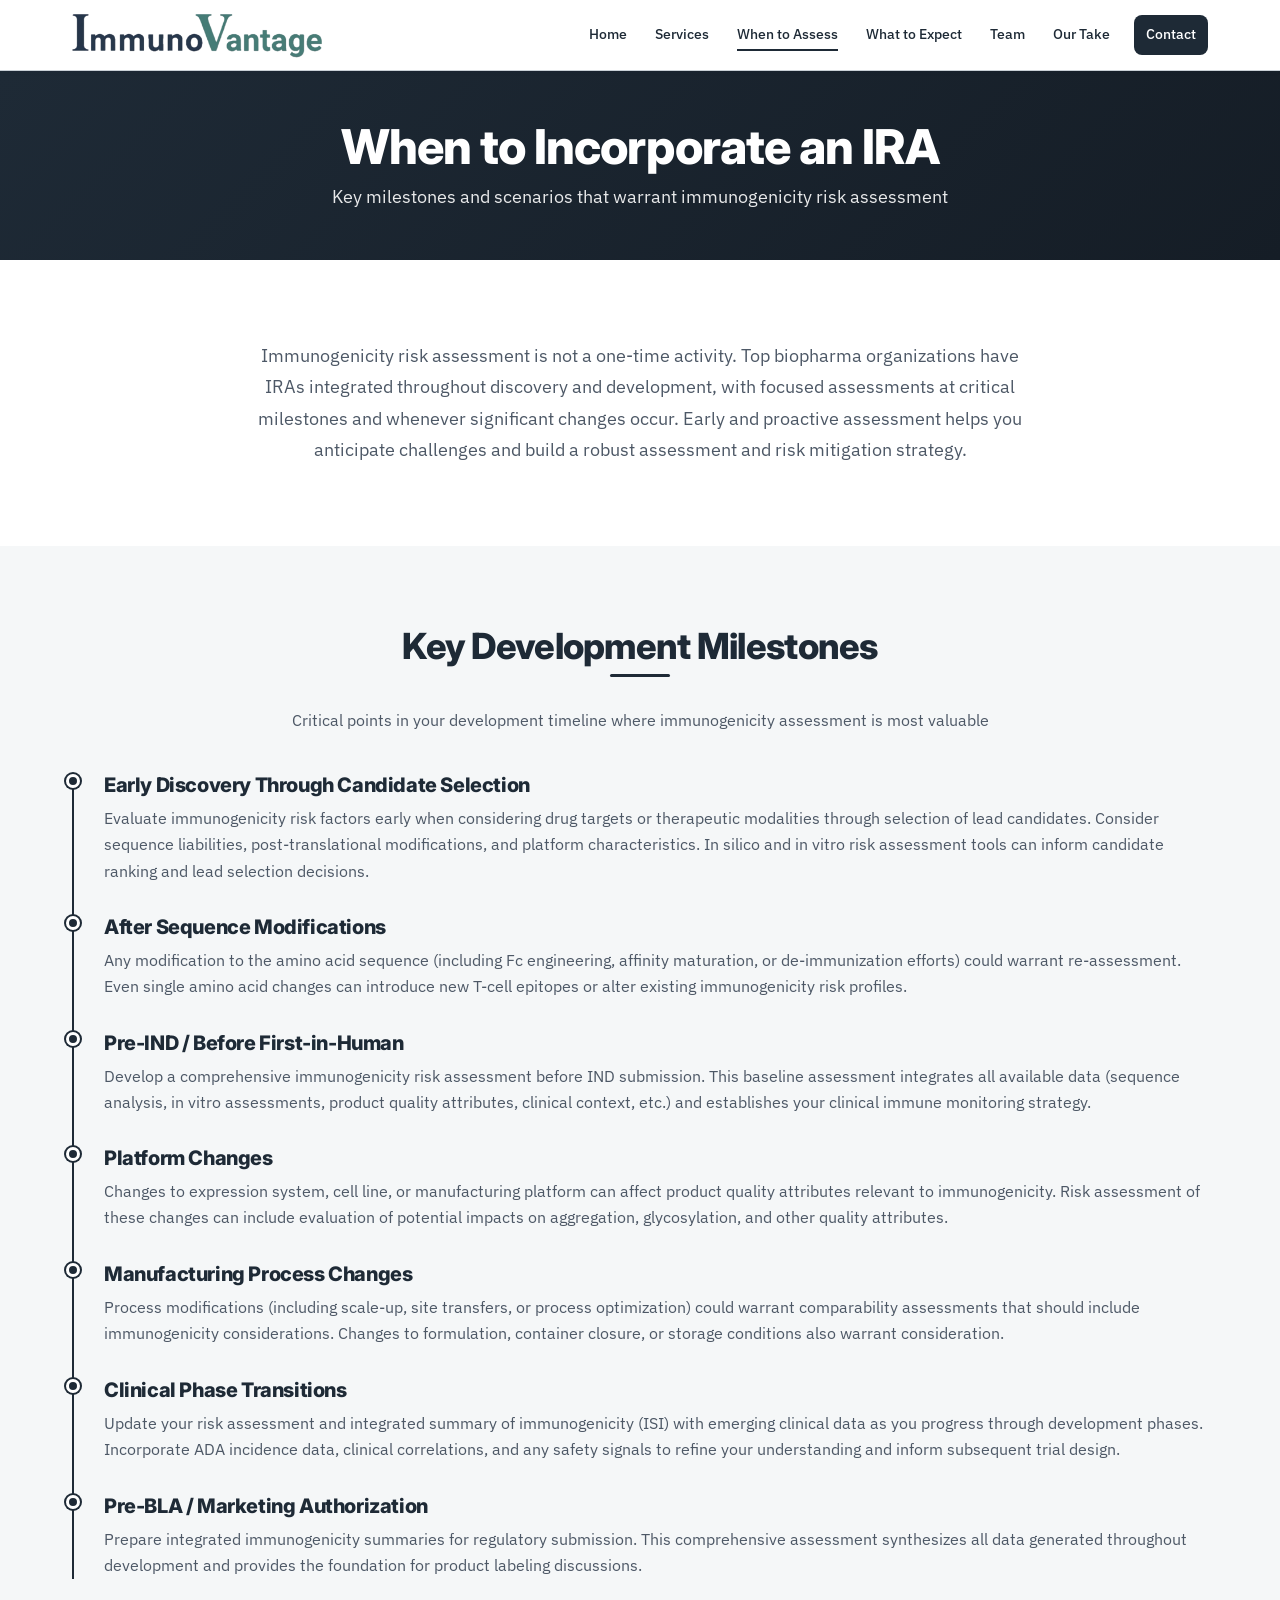
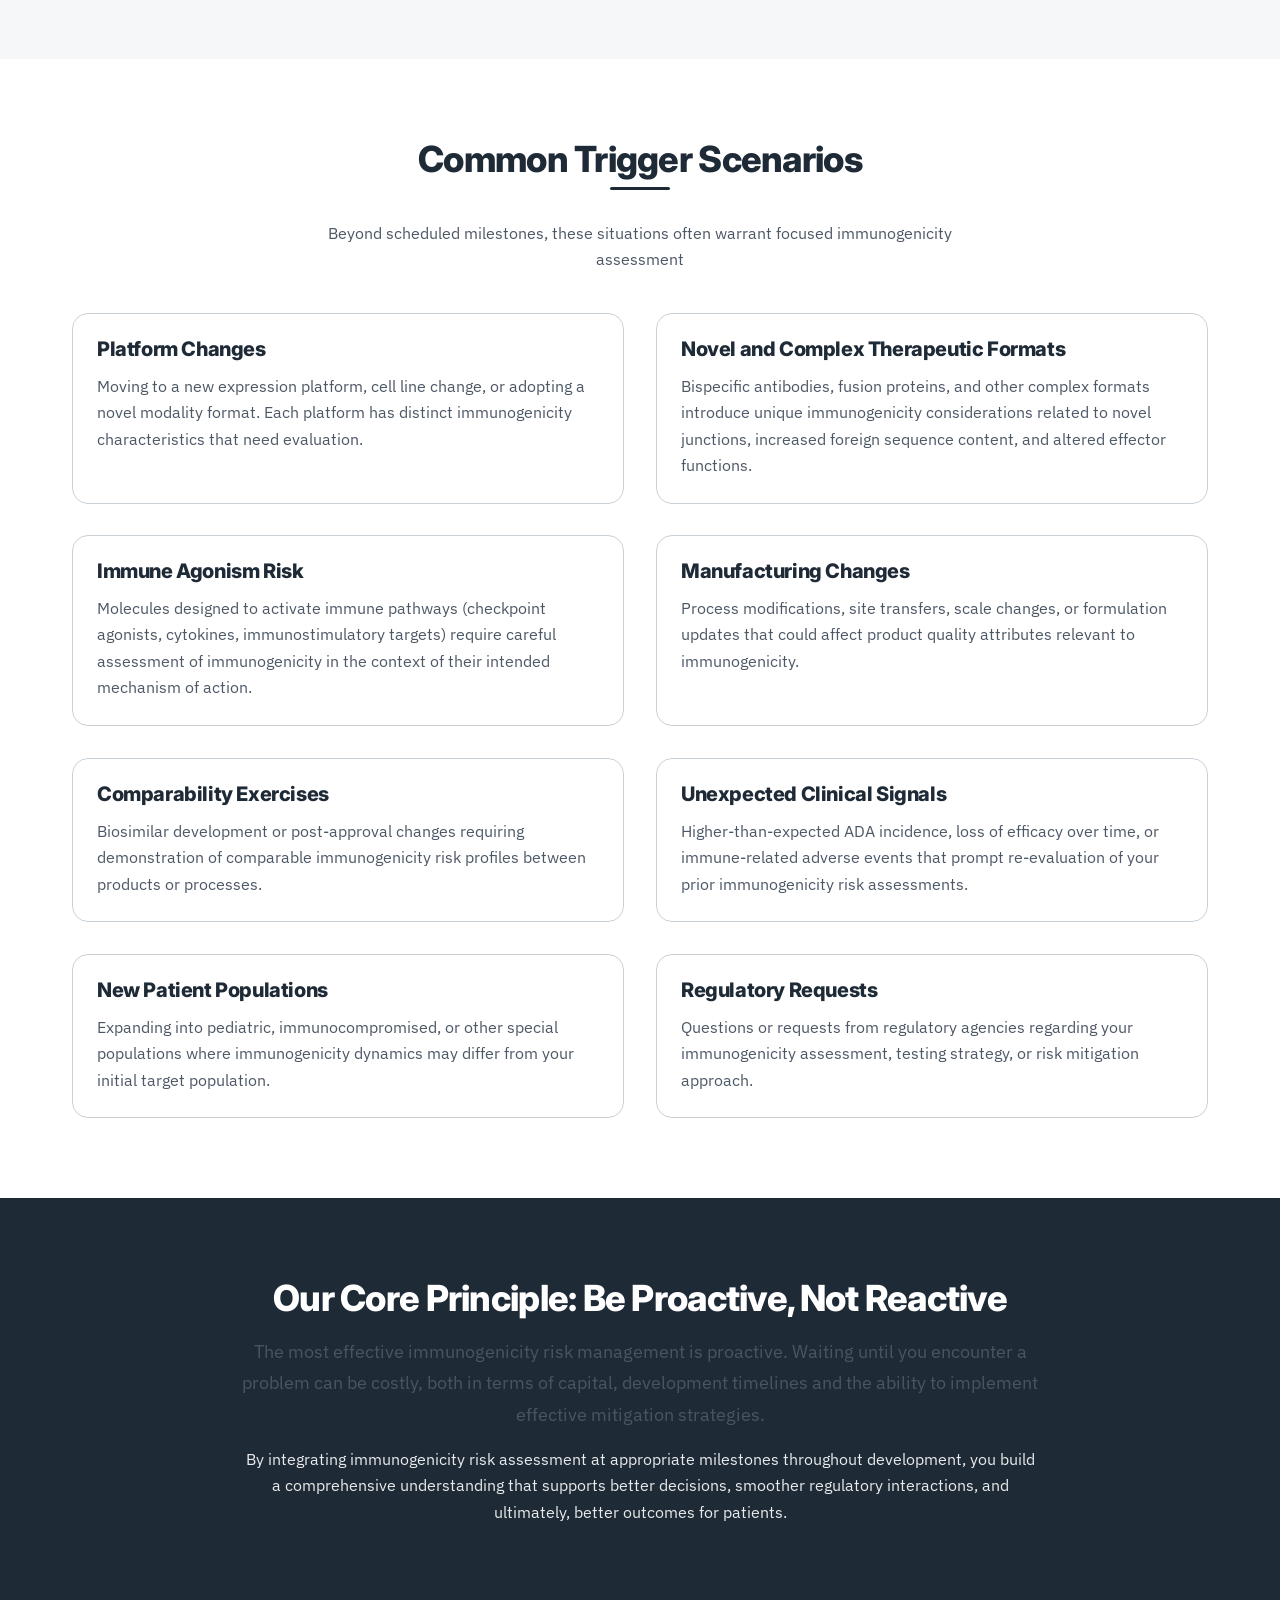
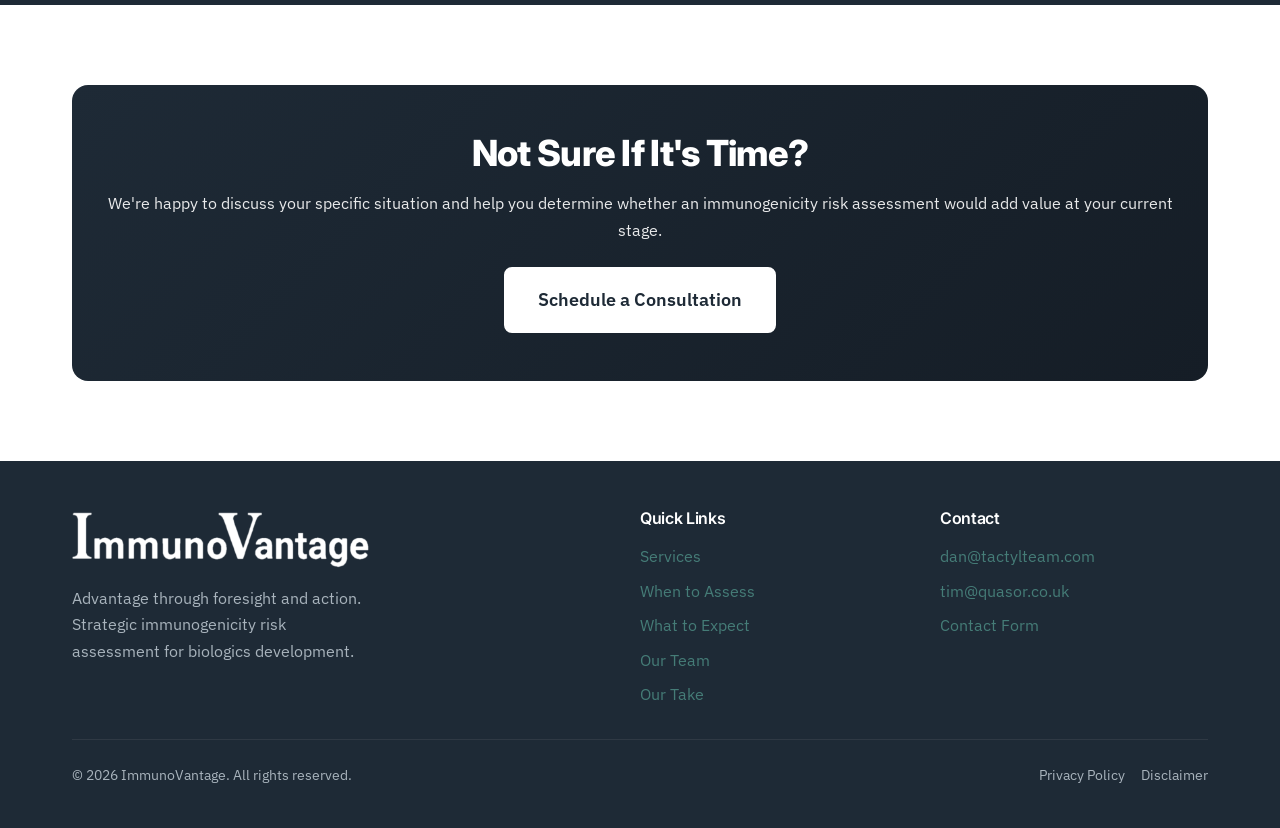
<file: docs/when-to-assess.html>
<!DOCTYPE html>
<html lang="en">

<head>
    <meta charset="UTF-8">
    <meta name="viewport" content="width=device-width, initial-scale=1.0">
    <meta name="description"
        content="Learn when to incorporate immunogenicity risk assessment in your biologics development program. Key milestones and trigger scenarios explained.">

    <title>When to Assess | ImmunoVantage</title>

    <link rel="icon" type="image/png" href="images/IV_ICON.png">
    <link rel="preconnect" href="https://fonts.googleapis.com">
    <link rel="preconnect" href="https://fonts.gstatic.com" crossorigin>
    <link
        href="https://fonts.googleapis.com/css2?family=IBM+Plex+Sans:wght@400;500;600&family=Inter:wght@500;600;700&display=swap"
        rel="stylesheet">
    <link rel="stylesheet" href="css/styles.css">
</head>

<body>
    <!-- HEADER -->
    <header class="header">
        <div class="container header__inner">
            <a href="index.html" class="logo" aria-label="ImmunoVantage home">
                <img src="images/ImmunoVantage_Logo_Transparent.png" alt="ImmunoVantage Logo" style="height: 48px; width: auto;">
            </a>

            <nav class="nav" aria-label="Main navigation">
                <ul class="nav__list">
                    <li><a href="index.html" class="nav__link">Home</a></li>
                    <li><a href="services.html" class="nav__link">Services</a></li>
                    <li><a href="when-to-assess.html" class="nav__link nav__link--active">When to Assess</a></li>
                    <li><a href="what-to-expect.html" class="nav__link">What to Expect</a></li>
                    <li><a href="team.html" class="nav__link">Team</a></li>
                    <li><a href="our-take.html" class="nav__link">Our Take</a></li>
                    <li><a href="contact.html" class="nav__link nav__link--cta">Contact</a></li>
                </ul>
            </nav>

            <button class="menu-toggle" aria-label="Toggle menu" aria-expanded="false">
                <span class="menu-toggle__bar"></span>
                <span class="menu-toggle__bar"></span>
                <span class="menu-toggle__bar"></span>
            </button>
        </div>

        <nav class="mobile-nav" aria-label="Mobile navigation">
            <ul class="mobile-nav__list">
                <li><a href="index.html" class="mobile-nav__link">Home</a></li>
                <li><a href="services.html" class="mobile-nav__link">Services</a></li>
                <li><a href="when-to-assess.html" class="mobile-nav__link mobile-nav__link--active">When to Assess</a>
                </li>
                <li><a href="what-to-expect.html" class="mobile-nav__link">What to Expect</a></li>
                <li><a href="team.html" class="mobile-nav__link">Team</a></li>
                <li><a href="our-take.html" class="mobile-nav__link">Our Take</a></li>
                <li><a href="contact.html" class="mobile-nav__link">Contact</a></li>
            </ul>
        </nav>
    </header>

    <main>
        <!-- PAGE HERO -->
        <section class="page-hero">
            <div class="container">
                <h1 class="page-hero__title">When to Incorporate an IRA</h1>
                <p class="page-hero__subtitle">
                    Key milestones and scenarios that warrant immunogenicity risk assessment
                </p>
            </div>
        </section>

        <!-- INTRO -->
        <section class="section">
            <div class="container">
                <div style="max-width: 800px; margin: 0 auto; text-align: center;">
                    <p class="lead">
                        Immunogenicity risk assessment is not a one-time activity. Top biopharma organizations
                        have IRAs integrated throughout discovery and development, with focused assessments at
                        critical milestones and whenever significant changes occur. Early and proactive assessment
                        helps you anticipate challenges and build a robust assessment and risk mitigation strategy.
                    </p>
                </div>
            </div>
        </section>

        <!-- MILESTONES TIMELINE -->
        <section class="section section--alt">
            <div class="container">
                <div class="section__header">
                    <h2 class="section__title">Key Development Milestones</h2>
                    <p class="section__description">
                        Critical points in your development timeline where immunogenicity assessment is most valuable
                    </p>
                </div>

                <div class="timeline">
                    <div class="timeline__item reveal-on-scroll">
                        <div class="timeline__marker"></div>
                        <h4 class="timeline__title">Early Discovery Through Candidate Selection</h4>
                        <p class="timeline__content">
                            Evaluate immunogenicity risk factors early when considering drug targets or
                            therapeutic modalities through selection of lead candidates. Consider sequence
                            liabilities, post-translational modifications, and platform characteristics.
                            In silico and in vitro risk assessment tools can inform candidate ranking
                            and lead selection decisions.
                        </p>
                    </div>

                    <div class="timeline__item reveal-on-scroll">
                        <div class="timeline__marker"></div>
                        <h4 class="timeline__title">After Sequence Modifications</h4>
                        <p class="timeline__content">
                            Any modification to the amino acid sequence (including Fc engineering,
                            affinity maturation, or de-immunization efforts) could warrant re-assessment.
                            Even single amino acid changes can introduce new T-cell epitopes or
                            alter existing immunogenicity risk profiles.
                        </p>
                    </div>

                    <div class="timeline__item reveal-on-scroll">
                        <div class="timeline__marker"></div>
                        <h4 class="timeline__title">Pre-IND / Before First-in-Human</h4>
                        <p class="timeline__content">
                            Develop a comprehensive immunogenicity risk assessment before IND submission.
                            This baseline assessment integrates all available data (sequence analysis,
                            in vitro assessments, product quality attributes, clinical context, etc.)
                            and establishes your clinical immune monitoring strategy.
                        </p>
                    </div>

                    <div class="timeline__item reveal-on-scroll">
                        <div class="timeline__marker"></div>
                        <h4 class="timeline__title">Platform Changes</h4>
                        <p class="timeline__content">
                            Changes to expression system, cell line, or manufacturing platform can
                            affect product quality attributes relevant to immunogenicity. Risk assessment
                            of these changes can include evaluation of potential impacts on aggregation,
                            glycosylation, and other quality attributes.
                        </p>
                    </div>

                    <div class="timeline__item reveal-on-scroll">
                        <div class="timeline__marker"></div>
                        <h4 class="timeline__title">Manufacturing Process Changes</h4>
                        <p class="timeline__content">
                            Process modifications (including scale-up, site transfers, or process
                            optimization) could warrant comparability assessments that should include
                            immunogenicity considerations. Changes to formulation, container closure,
                            or storage conditions also warrant consideration.
                        </p>
                    </div>

                    <div class="timeline__item reveal-on-scroll">
                        <div class="timeline__marker"></div>
                        <h4 class="timeline__title">Clinical Phase Transitions</h4>
                        <p class="timeline__content">
                            Update your risk assessment and integrated summary of immunogenicity (ISI)
                            with emerging clinical data as you progress through development phases.
                            Incorporate ADA incidence data, clinical correlations, and any safety signals
                            to refine your understanding and inform subsequent trial design.
                        </p>
                    </div>

                    <div class="timeline__item reveal-on-scroll">
                        <div class="timeline__marker"></div>
                        <h4 class="timeline__title">Pre-BLA / Marketing Authorization</h4>
                        <p class="timeline__content">
                            Prepare integrated immunogenicity summaries for regulatory submission.
                            This comprehensive assessment synthesizes all data generated throughout
                            development and provides the foundation for product labeling discussions.
                        </p>
                    </div>
                </div>
            </div>
        </section>

        <!-- COMMON SCENARIOS -->
        <section class="section">
            <div class="container">
                <div class="section__header">
                    <h2 class="section__title">Common Trigger Scenarios</h2>
                    <p class="section__description">
                        Beyond scheduled milestones, these situations often warrant focused immunogenicity assessment
                    </p>
                </div>

                <div class="grid grid--2" style="gap: var(--space-8);">
                    <div class="card card--bordered reveal-on-scroll">
                        <h4 class="card__title">Platform Changes</h4>
                        <p class="card__text">
                            Moving to a new expression platform, cell line change, or adopting a novel
                            modality format. Each platform has distinct immunogenicity characteristics
                            that need evaluation.
                        </p>
                    </div>

                    <div class="card card--bordered reveal-on-scroll">
                        <h4 class="card__title">Novel and Complex Therapeutic Formats</h4>
                        <p class="card__text">
                            Bispecific antibodies, fusion proteins, and other complex formats
                            introduce unique immunogenicity considerations related to novel junctions,
                            increased foreign sequence content, and altered effector functions.
                        </p>
                    </div>

                    <div class="card card--bordered reveal-on-scroll">
                        <h4 class="card__title">Immune Agonism Risk</h4>
                        <p class="card__text">
                            Molecules designed to activate immune pathways (checkpoint agonists,
                            cytokines, immunostimulatory targets) require careful assessment of
                            immunogenicity in the context of their intended mechanism of action.
                        </p>
                    </div>

                    <div class="card card--bordered reveal-on-scroll">
                        <h4 class="card__title">Manufacturing Changes</h4>
                        <p class="card__text">
                            Process modifications, site transfers, scale changes, or formulation
                            updates that could affect product quality attributes relevant to
                            immunogenicity.
                        </p>
                    </div>

                    <div class="card card--bordered reveal-on-scroll">
                        <h4 class="card__title">Comparability Exercises</h4>
                        <p class="card__text">
                            Biosimilar development or post-approval changes requiring demonstration
                            of comparable immunogenicity risk profiles between products or processes.
                        </p>
                    </div>

                    <div class="card card--bordered reveal-on-scroll">
                        <h4 class="card__title">Unexpected Clinical Signals</h4>
                        <p class="card__text">
                            Higher-than-expected ADA incidence, loss of efficacy over time, or
                            immune-related adverse events that prompt re-evaluation of your
                            prior immunogenicity risk assessments.
                        </p>
                    </div>

                    <div class="card card--bordered reveal-on-scroll">
                        <h4 class="card__title">New Patient Populations</h4>
                        <p class="card__text">
                            Expanding into pediatric, immunocompromised, or other special populations
                            where immunogenicity dynamics may differ from your initial target population.
                        </p>
                    </div>

                    <div class="card card--bordered reveal-on-scroll">
                        <h4 class="card__title">Regulatory Requests</h4>
                        <p class="card__text">
                            Questions or requests from regulatory agencies regarding your immunogenicity
                            assessment, testing strategy, or risk mitigation approach.
                        </p>
                    </div>
                </div>
            </div>
        </section>

        <!-- KEY PRINCIPLE -->
        <section class="section section--primary">
            <div class="container">
                <div style="max-width: 800px; margin: 0 auto; text-align: center;">
                    <h2>Our Core Principle: Be Proactive, Not Reactive</h2>
                    <p class="lead" style="opacity: 0.95;">
                        The most effective immunogenicity risk management is proactive. Waiting until
                        you encounter a problem can be costly, both in terms of capital, development
                        timelines and the ability to implement effective mitigation strategies.
                    </p>
                    <p style="opacity: 0.9;">
                        By integrating immunogenicity risk assessment at appropriate milestones throughout
                        development, you build a comprehensive understanding that supports better decisions,
                        smoother regulatory interactions, and ultimately, better outcomes for patients.
                    </p>
                </div>
            </div>
        </section>

        <!-- CTA -->
        <section class="section">
            <div class="container">
                <div class="cta-block reveal-on-scroll">
                    <h2 class="cta-block__title">Not Sure If It's Time?</h2>
                    <p class="cta-block__text">
                        We're happy to discuss your specific situation and help you determine whether
                        an immunogenicity risk assessment would add value at your current stage.
                    </p>
                    <a href="contact.html" class="btn btn--white btn--large">Schedule a Consultation</a>
                </div>
            </div>
        </section>
    </main>

    <!-- FOOTER -->
    <footer class="footer">
        <div class="container">
            <div class="footer__grid">
                <div class="footer__brand">
                    <div class="footer__logo">
                        <img src="images/ImmunoVantage_Logo_Transparent.png" alt="ImmunoVantage Logo"
                            style="height: 60px; width: auto; filter: brightness(0) invert(1);">
                    </div>
                    <p class="footer__tagline">
                        Advantage through foresight and action.
                        Strategic immunogenicity risk assessment for biologics development.
                    </p>

                </div>

                <div>
                    <h4 class="footer__title">Quick Links</h4>
                    <ul class="footer__links">
                        <li><a href="services.html" class="footer__link" style="color: #457C77;">Services</a></li>
                        <li><a href="when-to-assess.html" class="footer__link" style="color: #457C77;">When to Assess</a></li>
                        <li><a href="what-to-expect.html" class="footer__link" style="color: #457C77;">What to Expect</a></li>
                        <li><a href="team.html" class="footer__link" style="color: #457C77;">Our Team</a></li>
                        <li><a href="our-take.html" class="footer__link" style="color: #457C77;">Our Take</a></li>
                    </ul>
                </div>

                <div>
                    <h4 class="footer__title">Contact</h4>
                    <ul class="footer__links">
                        <li><a href="mailto:dan@tactylteam.com" class="footer__link" style="color: #457C77;">dan@tactylteam.com</a>
                        </li>
                        <li><a href="mailto:tim@quasor.co.uk" class="footer__link" style="color: #457C77;">tim@quasor.co.uk</a>
                        </li>
                        <li><a href="contact.html" class="footer__link" style="color: #457C77;">Contact Form</a></li>
                    </ul>
                </div>
            </div>

            <div class="footer__bottom">
                <p>&copy;
                    <script>document.write(new Date().getFullYear())</script> ImmunoVantage. All rights reserved.
                </p>
                <div class="footer__legal-links">
                    <a href="#" class="footer__link">Privacy Policy</a>
                    <a href="#" class="footer__link">Disclaimer</a>
                </div>
            </div>
        </div>
    </footer>

    <script src="js/main.js"></script>
</body>

</html>
</file>
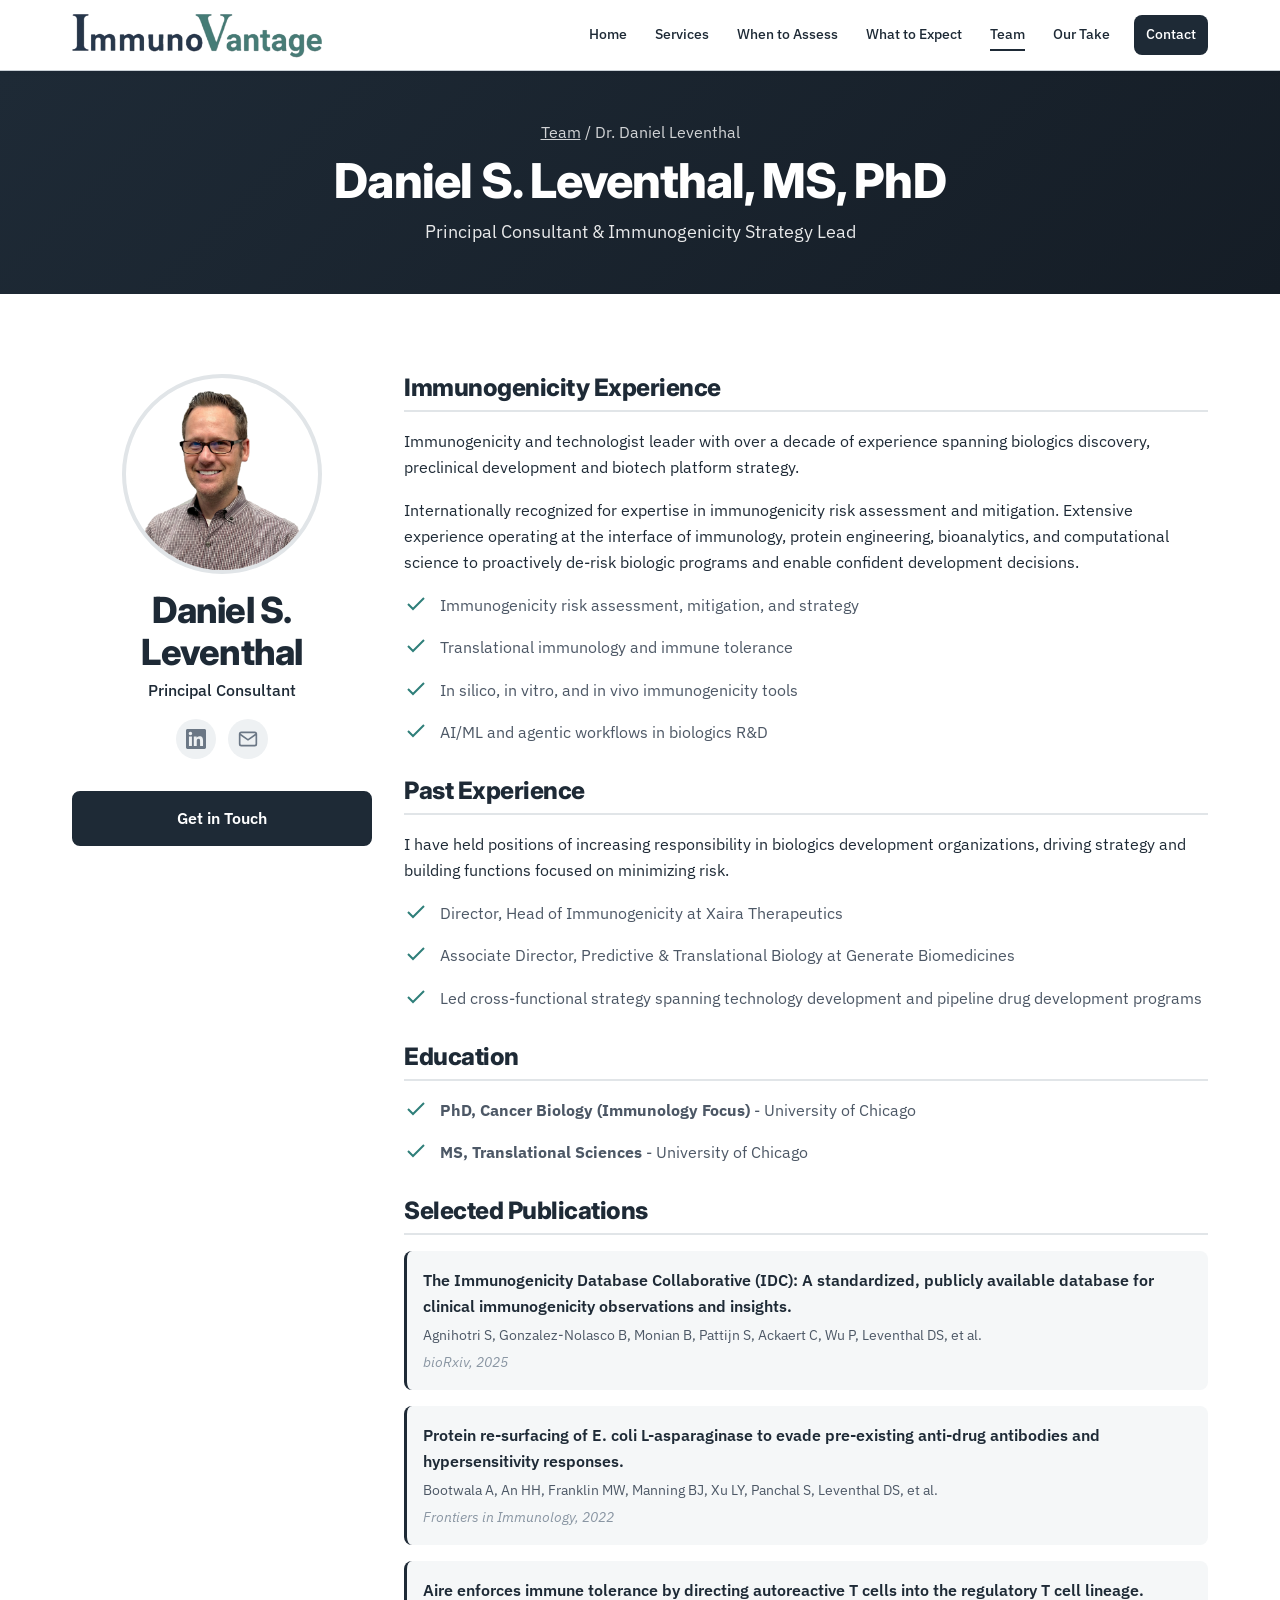
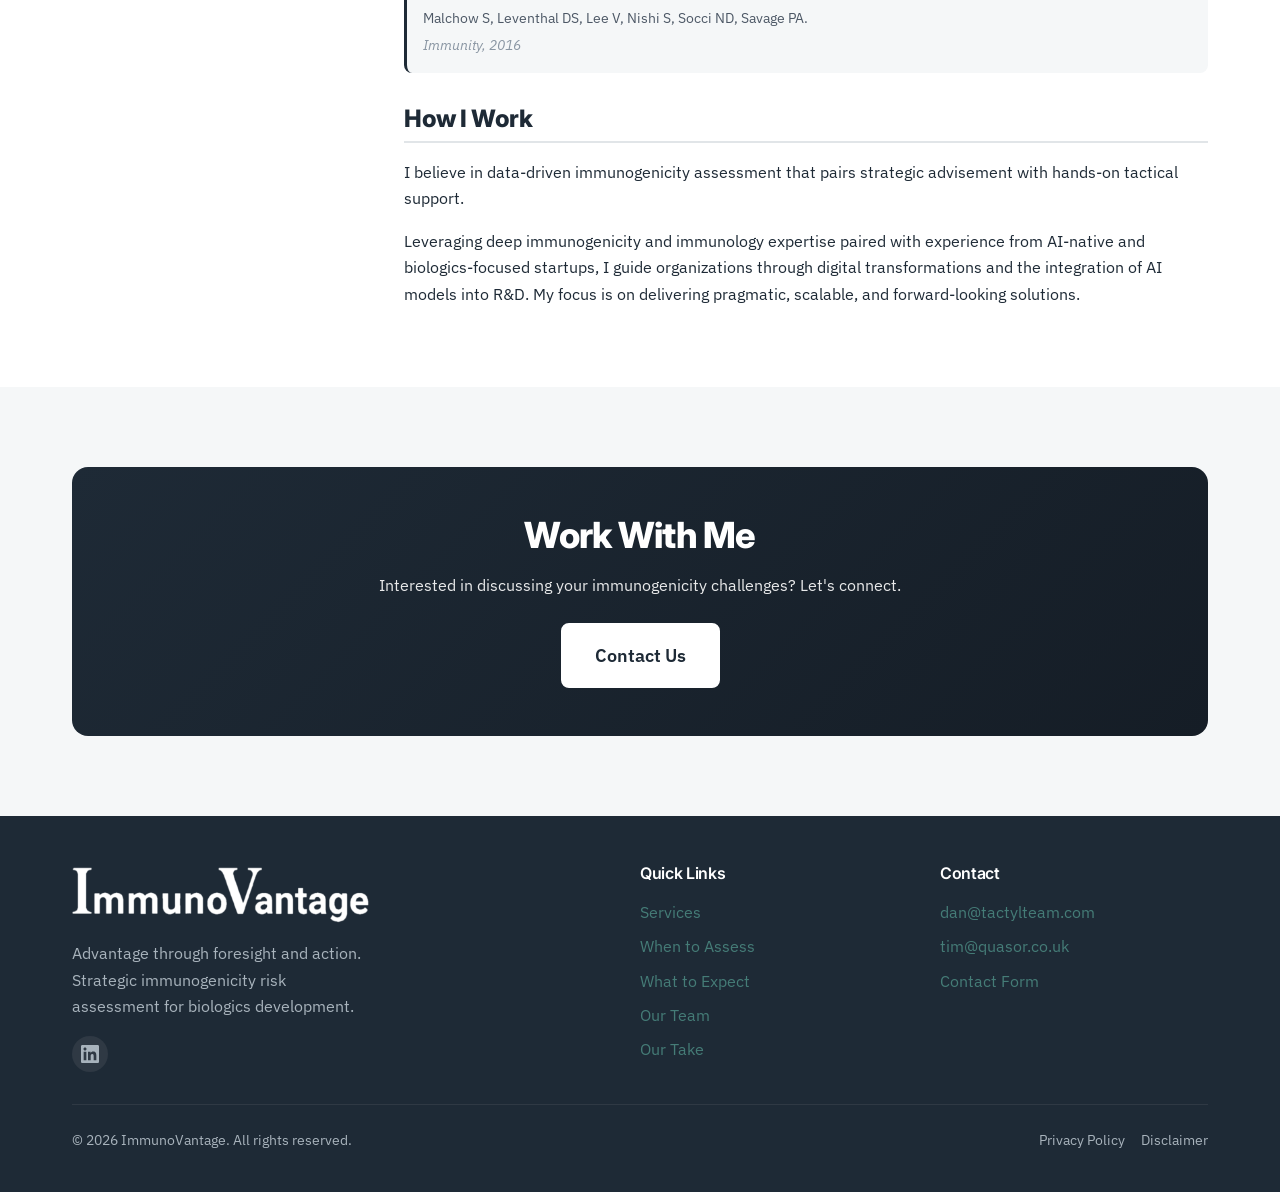
<file: docs/team/consultant-1.html>
<!DOCTYPE html>
<html lang="en">

<head>
    <meta charset="UTF-8">
    <meta name="viewport" content="width=device-width, initial-scale=1.0">
    <meta name="description"
        content="Daniel S. Leventhal, MS, PhD - Immunogenicity Strategy Lead with over a decade of experience in biologics discovery and preclinical development.">

    <title>Dr. Daniel Leventhal | ImmunoVantage</title>

    <link rel="icon" type="image/png" href="../images/IV_ICON.png">
    <link rel="preconnect" href="https://fonts.googleapis.com">
    <link rel="preconnect" href="https://fonts.gstatic.com" crossorigin>
    <link
        href="https://fonts.googleapis.com/css2?family=IBM+Plex+Sans:wght@400;500;600&family=Inter:wght@500;600;700&display=swap"
        rel="stylesheet">
    <link rel="stylesheet" href="../css/styles.css">
</head>

<body>
    <!-- HEADER -->
    <header class="header">
        <div class="container header__inner">
            <a href="../index.html" class="logo" aria-label="ImmunoVantage home">
                <img src="../images/ImmunoVantage_Logo_Transparent.png" alt="ImmunoVantage Logo" style="height: 48px; width: auto;">
            </a>

            <nav class="nav" aria-label="Main navigation">
                <ul class="nav__list">
                    <li><a href="../index.html" class="nav__link">Home</a></li>
                    <li><a href="../services.html" class="nav__link">Services</a></li>
                    <li><a href="../when-to-assess.html" class="nav__link">When to Assess</a></li>
                    <li><a href="../what-to-expect.html" class="nav__link">What to Expect</a></li>
                    <li><a href="../team.html" class="nav__link nav__link--active">Team</a></li>
                    <li><a href="../our-take.html" class="nav__link">Our Take</a></li>
                    <li><a href="../contact.html" class="nav__link nav__link--cta">Contact</a></li>
                </ul>
            </nav>

            <button class="menu-toggle" aria-label="Toggle menu" aria-expanded="false">
                <span class="menu-toggle__bar"></span>
                <span class="menu-toggle__bar"></span>
                <span class="menu-toggle__bar"></span>
            </button>
        </div>

        <nav class="mobile-nav" aria-label="Mobile navigation">
            <ul class="mobile-nav__list">
                <li><a href="../index.html" class="mobile-nav__link">Home</a></li>
                <li><a href="../services.html" class="mobile-nav__link">Services</a></li>
                <li><a href="../when-to-assess.html" class="mobile-nav__link">When to Assess</a></li>
                <li><a href="../what-to-expect.html" class="mobile-nav__link">What to Expect</a></li>
                <li><a href="../team.html" class="mobile-nav__link mobile-nav__link--active">Team</a></li>
                <li><a href="../our-take.html" class="mobile-nav__link">Our Take</a></li>
                <li><a href="../contact.html" class="mobile-nav__link">Contact</a></li>
            </ul>
        </nav>
    </header>

    <main>
        <!-- PAGE HERO -->
        <section class="page-hero">
            <div class="container">
                <p style="opacity: 0.8; margin-bottom: var(--space-2);">
                    <a href="../team.html" style="color: white; text-decoration: underline;">Team</a> / Dr. Daniel Leventhal
                </p>
                <h1 class="page-hero__title">Daniel S. Leventhal, MS, PhD</h1>
                <p class="page-hero__subtitle">Principal Consultant & Immunogenicity Strategy Lead</p>
            </div>
        </section>

        <!-- PROFILE -->
        <section class="section">
            <div class="container">
                <div class="profile">
                    <!-- Sidebar -->
                    <div class="profile__sidebar">
                        <img src="../images/Dan_Headshot.png"
                            alt="Daniel Leventhal professional headshot" class="profile__image">
                        <h2 class="profile__name">Daniel S. Leventhal</h2>
                        <p class="profile__title">Principal Consultant</p>

                        <div class="profile__social">
                            <a href="https://www.linkedin.com/in/daniel-leventhal-ms-phd-8b6a2310/" target="_blank" rel="noopener" class="profile__social-link"
                                aria-label="LinkedIn Profile">
                                <svg width="20" height="20" viewBox="0 0 24 24" fill="currentColor">
                                    <path
                                        d="M20.447 20.452h-3.554v-5.569c0-1.328-.027-3.037-1.852-3.037-1.853 0-2.136 1.445-2.136 2.939v5.667H9.351V9h3.414v1.561h.046c.477-.9 1.637-1.85 3.37-1.85 3.601 0 4.267 2.37 4.267 5.455v6.286zM5.337 7.433c-1.144 0-2.063-.926-2.063-2.065 0-1.138.92-2.063 2.063-2.063 1.14 0 2.064.925 2.064 2.063 0 1.139-.925 2.065-2.064 2.065zm1.782 13.019H3.555V9h3.564v11.452zM22.225 0H1.771C.792 0 0 .774 0 1.729v20.542C0 23.227.792 24 1.771 24h20.451C23.2 24 24 23.227 24 22.271V1.729C24 .774 23.2 0 22.222 0h.003z" />
                                </svg>
                            </a>
                            <a href="mailto:dan@tactylteam.com" class="profile__social-link" aria-label="Email">
                                <svg width="20" height="20" viewBox="0 0 24 24" fill="none" stroke="currentColor"
                                    stroke-width="2">
                                    <path
                                        d="M4 4h16c1.1 0 2 .9 2 2v12c0 1.1-.9 2-2 2H4c-1.1 0-2-.9-2-2V6c0-1.1.9-2 2-2z" />
                                    <polyline points="22,6 12,13 2,6" />
                                </svg>
                            </a>
                        </div>

                        <div class="mt-8">
                            <a href="../contact.html" class="btn btn--primary btn--full">Get in Touch</a>
                        </div>
                    </div>

                    <!-- Content -->
                    <div class="profile__content">
                        <section>
                            <h3 class="profile__section-title">Immunogenicity Experience</h3>
                            <p>
                                Immunogenicity and technologist leader with over a decade of experience spanning biologics discovery, preclinical development and biotech platform strategy.
                            </p>
                            <p>
                                Internationally recognized for expertise in immunogenicity risk assessment and mitigation. Extensive experience operating at the interface of immunology, protein engineering, bioanalytics, and computational science to proactively de-risk biologic programs and enable confident development decisions.
                            </p>
                            <ul class="feature-list mt-4">
                                <li class="feature-list__item">
                                    <svg class="feature-list__icon" viewBox="0 0 24 24" fill="none"
                                        stroke="currentColor" stroke-width="2">
                                        <polyline points="20,6 9,17 4,12" />
                                    </svg>
                                    <span class="feature-list__text">Immunogenicity risk assessment, mitigation, and strategy</span>
                                </li>
                                <li class="feature-list__item">
                                    <svg class="feature-list__icon" viewBox="0 0 24 24" fill="none"
                                        stroke="currentColor" stroke-width="2">
                                        <polyline points="20,6 9,17 4,12" />
                                    </svg>
                                    <span class="feature-list__text">Translational immunology and immune tolerance</span>
                                </li>
                                <li class="feature-list__item">
                                    <svg class="feature-list__icon" viewBox="0 0 24 24" fill="none"
                                        stroke="currentColor" stroke-width="2">
                                        <polyline points="20,6 9,17 4,12" />
                                    </svg>
                                    <span class="feature-list__text">In silico, in vitro, and in vivo immunogenicity tools</span>
                                </li>
                                <li class="feature-list__item">
                                    <svg class="feature-list__icon" viewBox="0 0 24 24" fill="none"
                                        stroke="currentColor" stroke-width="2">
                                        <polyline points="20,6 9,17 4,12" />
                                    </svg>
                                    <span class="feature-list__text">AI/ML and agentic workflows in biologics R&D</span>
                                </li>
                            </ul>
                        </section>

                        <section>
                            <h3 class="profile__section-title">Past Experience</h3>
                            <p>
                                I have held positions of increasing responsibility in biologics development organizations, driving strategy and building functions focused on minimizing risk.
                            </p>
                            <ul class="feature-list mt-4">
                                <li class="feature-list__item">
                                    <svg class="feature-list__icon" viewBox="0 0 24 24" fill="none"
                                        stroke="currentColor" stroke-width="2">
                                        <polyline points="20,6 9,17 4,12" />
                                    </svg>
                                    <span class="feature-list__text">Director, Head of Immunogenicity at Xaira Therapeutics</span>
                                </li>
                                <li class="feature-list__item">
                                    <svg class="feature-list__icon" viewBox="0 0 24 24" fill="none"
                                        stroke="currentColor" stroke-width="2">
                                        <polyline points="20,6 9,17 4,12" />
                                    </svg>
                                    <span class="feature-list__text">Associate Director, Predictive & Translational Biology at Generate Biomedicines</span>
                                </li>
                                <li class="feature-list__item">
                                    <svg class="feature-list__icon" viewBox="0 0 24 24" fill="none"
                                        stroke="currentColor" stroke-width="2">
                                        <polyline points="20,6 9,17 4,12" />
                                    </svg>
                                    <span class="feature-list__text">Led cross-functional strategy spanning technology development and pipeline drug development programs</span>
                                </li>
                            </ul>
                        </section>

                        <section>
                            <h3 class="profile__section-title">Education</h3>
                            <ul class="feature-list">
                                <li class="feature-list__item">
                                    <svg class="feature-list__icon" viewBox="0 0 24 24" fill="none"
                                        stroke="currentColor" stroke-width="2">
                                        <polyline points="20,6 9,17 4,12" />
                                    </svg>
                                    <span class="feature-list__text"><strong>PhD, Cancer Biology (Immunology Focus)</strong> - University of Chicago</span>
                                </li>
                                <li class="feature-list__item">
                                    <svg class="feature-list__icon" viewBox="0 0 24 24" fill="none"
                                        stroke="currentColor" stroke-width="2">
                                        <polyline points="20,6 9,17 4,12" />
                                    </svg>
                                    <span class="feature-list__text"><strong>MS, Translational Sciences</strong> - University of Chicago</span>
                                </li>
                            </ul>
                        </section>

                        <section>
                            <h3 class="profile__section-title">Selected Publications</h3>
                            <div class="publication-list">
                                <div class="publication-item">
                                    <p class="publication-item__title">
                                        The Immunogenicity Database Collaborative (IDC): A standardized, publicly available database for clinical immunogenicity observations and insights.
                                    </p>
                                    <p class="publication-item__authors">Agnihotri S, Gonzalez-Nolasco B, Monian B, Pattijn S, Ackaert C, Wu P, Leventhal DS, et al.</p>
                                    <p class="publication-item__journal">bioRxiv, 2025</p>
                                </div>

                                <div class="publication-item">
                                    <p class="publication-item__title">
                                        Protein re-surfacing of E. coli L-asparaginase to evade pre-existing anti-drug antibodies and hypersensitivity responses.
                                    </p>
                                    <p class="publication-item__authors">Bootwala A, An HH, Franklin MW, Manning BJ, Xu LY, Panchal S, Leventhal DS, et al.</p>
                                    <p class="publication-item__journal">Frontiers in Immunology, 2022</p>
                                </div>

                                <div class="publication-item">
                                    <p class="publication-item__title">
                                        Aire enforces immune tolerance by directing autoreactive T cells into the regulatory T cell lineage.
                                    </p>
                                    <p class="publication-item__authors">Malchow S, Leventhal DS, Lee V, Nishi S, Socci ND, Savage PA.</p>
                                    <p class="publication-item__journal">Immunity, 2016</p>
                                </div>
                            </div>
                        </section>

                        <section>
                            <h3 class="profile__section-title">How I Work</h3>
                            <p>
                                I believe in data-driven immunogenicity assessment that pairs strategic advisement with hands-on tactical support.
                            </p>
                            <p>
                                Leveraging deep immunogenicity and immunology expertise paired with experience from AI-native and biologics-focused startups, I guide organizations through digital transformations and the integration of AI models into R&D. My focus is on delivering pragmatic, scalable, and forward-looking solutions.
                            </p>
                        </section>
                    </div>
                </div>
            </div>
        </section>

        <!-- CTA -->
        <section class="section section--alt">
            <div class="container">
                <div class="cta-block">
                    <h2 class="cta-block__title">Work With Me</h2>
                    <p class="cta-block__text">
                        Interested in discussing your immunogenicity challenges? Let's connect.
                    </p>
                    <a href="../contact.html" class="btn btn--white btn--large">Contact Us</a>
                </div>
            </div>
        </section>
    </main>

    <!-- FOOTER -->
    <footer class="footer">
        <div class="container">
            <div class="footer__grid">
                <div class="footer__brand">
                    <div class="footer__logo">
                        <img src="../images/ImmunoVantage_Logo_Transparent.png" alt="ImmunoVantage Logo"
                            style="height: 60px; width: auto; filter: brightness(0) invert(1);">
                    </div>
                    <p class="footer__tagline">
                        Advantage through foresight and action.
                        Strategic immunogenicity risk assessment for biologics development.
                    </p>
                    <div class="footer__social">
                        <a href="#" class="footer__social-link" aria-label="LinkedIn">
                            <svg width="18" height="18" viewBox="0 0 24 24" fill="currentColor">
                                <path
                                    d="M20.447 20.452h-3.554v-5.569c0-1.328-.027-3.037-1.852-3.037-1.853 0-2.136 1.445-2.136 2.939v5.667H9.351V9h3.414v1.561h.046c.477-.9 1.637-1.85 3.37-1.85 3.601 0 4.267 2.37 4.267 5.455v6.286zM5.337 7.433c-1.144 0-2.063-.926-2.063-2.065 0-1.138.92-2.063 2.063-2.063 1.14 0 2.064.925 2.064 2.063 0 1.139-.925 2.065-2.064 2.065zm1.782 13.019H3.555V9h3.564v11.452zM22.225 0H1.771C.792 0 0 .774 0 1.729v20.542C0 23.227.792 24 1.771 24h20.451C23.2 24 24 23.227 24 22.271V1.729C24 .774 23.2 0 22.222 0h.003z" />
                            </svg>
                        </a>
                    </div>
                </div>

                <div>
                    <h4 class="footer__title">Quick Links</h4>
                    <ul class="footer__links">
                        <li><a href="../services.html" class="footer__link" style="color: #457C77;">Services</a></li>
                        <li><a href="../when-to-assess.html" class="footer__link" style="color: #457C77;">When to Assess</a></li>
                        <li><a href="../what-to-expect.html" class="footer__link" style="color: #457C77;">What to Expect</a></li>
                        <li><a href="../team.html" class="footer__link" style="color: #457C77;">Our Team</a></li>
                        <li><a href="../our-take.html" class="footer__link" style="color: #457C77;">Our Take</a></li>
                    </ul>
                </div>

                <div>
                    <h4 class="footer__title">Contact</h4>
                    <ul class="footer__links">
                        <li><a href="mailto:dan@tactylteam.com" class="footer__link" style="color: #457C77;">dan@tactylteam.com</a>
                        </li>
                        <li><a href="mailto:tim@quasor.co.uk" class="footer__link" style="color: #457C77;">tim@quasor.co.uk</a>
                        </li>
                        <li><a href="../contact.html" class="footer__link" style="color: #457C77;">Contact Form</a></li>
                    </ul>
                </div>
            </div>

            <div class="footer__bottom">
                <p>&copy;
                    <script>document.write(new Date().getFullYear())</script> ImmunoVantage. All rights reserved.
                </p>
                <div class="footer__legal-links">
                    <a href="#" class="footer__link">Privacy Policy</a>
                    <a href="#" class="footer__link">Disclaimer</a>
                </div>
            </div>
        </div>
    </footer>

    <script src="../js/main.js"></script>
</body>

</html>
</file>
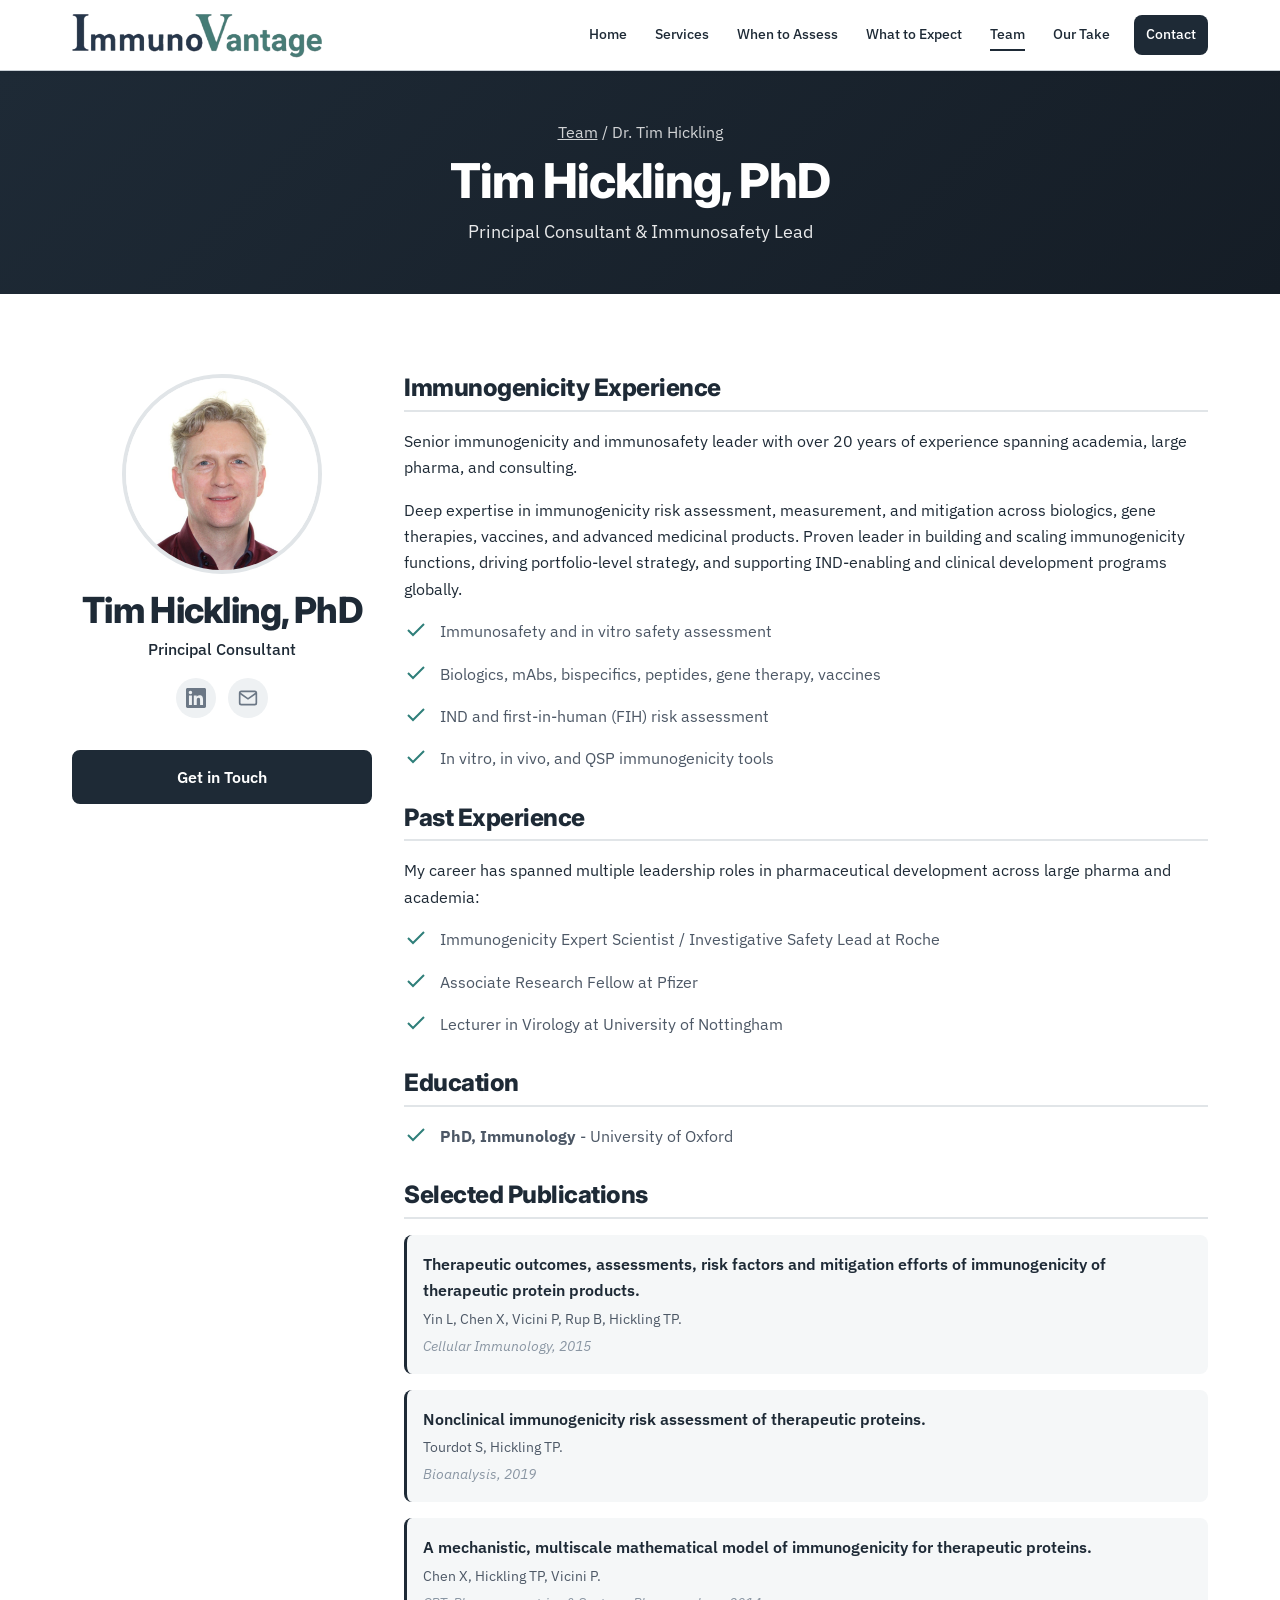
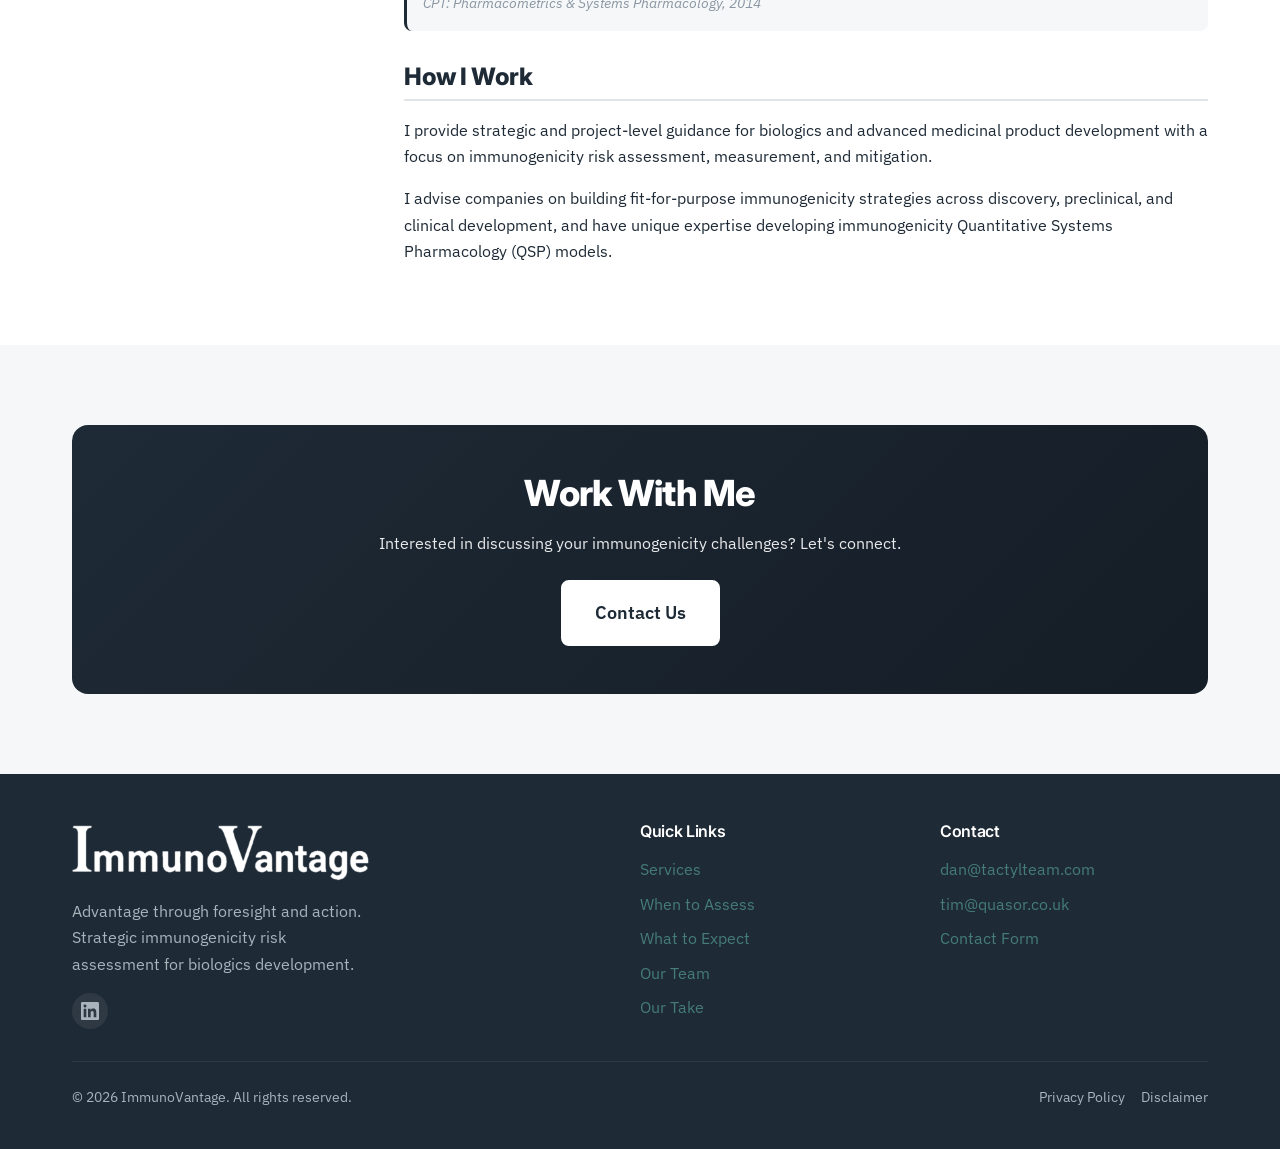
<file: docs/team/consultant-2.html>
<!DOCTYPE html>
<html lang="en">

<head>
    <meta charset="UTF-8">
    <meta name="viewport" content="width=device-width, initial-scale=1.0">
    <meta name="description"
        content="Tim Hickling, PhD - Senior immunogenicity and immunosafety leader with over 20 years of experience spanning academia, large pharma, and consulting.">

    <title>Dr. Tim Hickling | ImmunoVantage</title>

    <link rel="icon" type="image/png" href="../images/IV_ICON.png">
    <link rel="preconnect" href="https://fonts.googleapis.com">
    <link rel="preconnect" href="https://fonts.gstatic.com" crossorigin>
    <link
        href="https://fonts.googleapis.com/css2?family=IBM+Plex+Sans:wght@400;500;600&family=Inter:wght@500;600;700&display=swap"
        rel="stylesheet">
    <link rel="stylesheet" href="../css/styles.css">
</head>

<body>
    <!-- HEADER -->
    <header class="header">
        <div class="container header__inner">
            <a href="../index.html" class="logo" aria-label="ImmunoVantage home">
                <img src="../images/ImmunoVantage_Logo_Transparent.png" alt="ImmunoVantage Logo" style="height: 48px; width: auto;">
            </a>

            <nav class="nav" aria-label="Main navigation">
                <ul class="nav__list">
                    <li><a href="../index.html" class="nav__link">Home</a></li>
                    <li><a href="../services.html" class="nav__link">Services</a></li>
                    <li><a href="../when-to-assess.html" class="nav__link">When to Assess</a></li>
                    <li><a href="../what-to-expect.html" class="nav__link">What to Expect</a></li>
                    <li><a href="../team.html" class="nav__link nav__link--active">Team</a></li>
                    <li><a href="../our-take.html" class="nav__link">Our Take</a></li>
                    <li><a href="../contact.html" class="nav__link nav__link--cta">Contact</a></li>
                </ul>
            </nav>

            <button class="menu-toggle" aria-label="Toggle menu" aria-expanded="false">
                <span class="menu-toggle__bar"></span>
                <span class="menu-toggle__bar"></span>
                <span class="menu-toggle__bar"></span>
            </button>
        </div>

        <nav class="mobile-nav" aria-label="Mobile navigation">
            <ul class="mobile-nav__list">
                <li><a href="../index.html" class="mobile-nav__link">Home</a></li>
                <li><a href="../services.html" class="mobile-nav__link">Services</a></li>
                <li><a href="../when-to-assess.html" class="mobile-nav__link">When to Assess</a></li>
                <li><a href="../what-to-expect.html" class="mobile-nav__link">What to Expect</a></li>
                <li><a href="../team.html" class="mobile-nav__link mobile-nav__link--active">Team</a></li>
                <li><a href="../our-take.html" class="mobile-nav__link">Our Take</a></li>
                <li><a href="../contact.html" class="mobile-nav__link">Contact</a></li>
            </ul>
        </nav>
    </header>

    <main>
        <!-- PAGE HERO -->
        <section class="page-hero">
            <div class="container">
                <p style="opacity: 0.8; margin-bottom: var(--space-2);">
                    <a href="../team.html" style="color: white; text-decoration: underline;">Team</a> / Dr. Tim Hickling
                </p>
                <h1 class="page-hero__title">Tim Hickling, PhD</h1>
                <p class="page-hero__subtitle">Principal Consultant & Immunosafety Lead</p>
            </div>
        </section>

        <!-- PROFILE -->
        <section class="section">
            <div class="container">
                <div class="profile">
                    <!-- Sidebar -->
                    <div class="profile__sidebar">
                        <img src="../images/Tim_Headshot.png"
                            alt="Tim Hickling professional headshot" class="profile__image">
                        <h2 class="profile__name">Tim Hickling, PhD</h2>
                        <p class="profile__title">Principal Consultant</p>

                        <div class="profile__social">
                            <a href="https://www.linkedin.com/in/tim-hickling/" target="_blank" rel="noopener" class="profile__social-link"
                                aria-label="LinkedIn Profile">
                                <svg width="20" height="20" viewBox="0 0 24 24" fill="currentColor">
                                    <path
                                        d="M20.447 20.452h-3.554v-5.569c0-1.328-.027-3.037-1.852-3.037-1.853 0-2.136 1.445-2.136 2.939v5.667H9.351V9h3.414v1.561h.046c.477-.9 1.637-1.85 3.37-1.85 3.601 0 4.267 2.37 4.267 5.455v6.286zM5.337 7.433c-1.144 0-2.063-.926-2.063-2.065 0-1.138.92-2.063 2.063-2.063 1.14 0 2.064.925 2.064 2.063 0 1.139-.925 2.065-2.064 2.065zm1.782 13.019H3.555V9h3.564v11.452zM22.225 0H1.771C.792 0 0 .774 0 1.729v20.542C0 23.227.792 24 1.771 24h20.451C23.2 24 24 23.227 24 22.271V1.729C24 .774 23.2 0 22.222 0h.003z" />
                                </svg>
                            </a>
                            <a href="mailto:tim@quasor.co.uk" class="profile__social-link" aria-label="Email">
                                <svg width="20" height="20" viewBox="0 0 24 24" fill="none" stroke="currentColor"
                                    stroke-width="2">
                                    <path
                                        d="M4 4h16c1.1 0 2 .9 2 2v12c0 1.1-.9 2-2 2H4c-1.1 0-2-.9-2-2V6c0-1.1.9-2 2-2z" />
                                    <polyline points="22,6 12,13 2,6" />
                                </svg>
                            </a>
                        </div>

                        <div class="mt-8">
                            <a href="../contact.html" class="btn btn--primary btn--full">Get in Touch</a>
                        </div>
                    </div>

                    <!-- Content -->
                    <div class="profile__content">
                        <section>
                            <h3 class="profile__section-title">Immunogenicity Experience</h3>
                            <p>
                                Senior immunogenicity and immunosafety leader with over 20 years of experience spanning academia, large pharma, and consulting.
                            </p>
                            <p>
                                Deep expertise in immunogenicity risk assessment, measurement, and mitigation across biologics, gene therapies, vaccines, and advanced medicinal products. Proven leader in building and scaling immunogenicity functions, driving portfolio-level strategy, and supporting IND-enabling and clinical development programs globally.
                            </p>
                            <ul class="feature-list mt-4">
                                <li class="feature-list__item">
                                    <svg class="feature-list__icon" viewBox="0 0 24 24" fill="none"
                                        stroke="currentColor" stroke-width="2">
                                        <polyline points="20,6 9,17 4,12" />
                                    </svg>
                                    <span class="feature-list__text">Immunosafety and in vitro safety assessment</span>
                                </li>
                                <li class="feature-list__item">
                                    <svg class="feature-list__icon" viewBox="0 0 24 24" fill="none"
                                        stroke="currentColor" stroke-width="2">
                                        <polyline points="20,6 9,17 4,12" />
                                    </svg>
                                    <span class="feature-list__text">Biologics, mAbs, bispecifics, peptides, gene therapy, vaccines</span>
                                </li>
                                <li class="feature-list__item">
                                    <svg class="feature-list__icon" viewBox="0 0 24 24" fill="none"
                                        stroke="currentColor" stroke-width="2">
                                        <polyline points="20,6 9,17 4,12" />
                                    </svg>
                                    <span class="feature-list__text">IND and first-in-human (FIH) risk assessment</span>
                                </li>
                                <li class="feature-list__item">
                                    <svg class="feature-list__icon" viewBox="0 0 24 24" fill="none"
                                        stroke="currentColor" stroke-width="2">
                                        <polyline points="20,6 9,17 4,12" />
                                    </svg>
                                    <span class="feature-list__text">In vitro, in vivo, and QSP immunogenicity tools</span>
                                </li>
                            </ul>
                        </section>

                        <section>
                            <h3 class="profile__section-title">Past Experience</h3>
                            <p>
                                My career has spanned multiple leadership roles in pharmaceutical development across large pharma and academia:
                            </p>
                            <ul class="feature-list mt-4">
                                <li class="feature-list__item">
                                    <svg class="feature-list__icon" viewBox="0 0 24 24" fill="none"
                                        stroke="currentColor" stroke-width="2">
                                        <polyline points="20,6 9,17 4,12" />
                                    </svg>
                                    <span class="feature-list__text">Immunogenicity Expert Scientist / Investigative Safety Lead at Roche</span>
                                </li>
                                <li class="feature-list__item">
                                    <svg class="feature-list__icon" viewBox="0 0 24 24" fill="none"
                                        stroke="currentColor" stroke-width="2">
                                        <polyline points="20,6 9,17 4,12" />
                                    </svg>
                                    <span class="feature-list__text">Associate Research Fellow at Pfizer</span>
                                </li>
                                <li class="feature-list__item">
                                    <svg class="feature-list__icon" viewBox="0 0 24 24" fill="none"
                                        stroke="currentColor" stroke-width="2">
                                        <polyline points="20,6 9,17 4,12" />
                                    </svg>
                                    <span class="feature-list__text">Lecturer in Virology at University of Nottingham</span>
                                </li>
                            </ul>
                        </section>

                        <section>
                            <h3 class="profile__section-title">Education</h3>
                            <ul class="feature-list">
                                <li class="feature-list__item">
                                    <svg class="feature-list__icon" viewBox="0 0 24 24" fill="none"
                                        stroke="currentColor" stroke-width="2">
                                        <polyline points="20,6 9,17 4,12" />
                                    </svg>
                                    <span class="feature-list__text"><strong>PhD, Immunology</strong> - University of Oxford</span>
                                </li>
                            </ul>
                        </section>

                        <section>
                            <h3 class="profile__section-title">Selected Publications</h3>
                            <div class="publication-list">
                                <div class="publication-item">
                                    <p class="publication-item__title">
                                        Therapeutic outcomes, assessments, risk factors and mitigation efforts of immunogenicity of therapeutic protein products.
                                    </p>
                                    <p class="publication-item__authors">Yin L, Chen X, Vicini P, Rup B, Hickling TP.</p>
                                    <p class="publication-item__journal">Cellular Immunology, 2015</p>
                                </div>

                                <div class="publication-item">
                                    <p class="publication-item__title">
                                        Nonclinical immunogenicity risk assessment of therapeutic proteins.
                                    </p>
                                    <p class="publication-item__authors">Tourdot S, Hickling TP.</p>
                                    <p class="publication-item__journal">Bioanalysis, 2019</p>
                                </div>

                                <div class="publication-item">
                                    <p class="publication-item__title">
                                        A mechanistic, multiscale mathematical model of immunogenicity for therapeutic proteins.
                                    </p>
                                    <p class="publication-item__authors">Chen X, Hickling TP, Vicini P.</p>
                                    <p class="publication-item__journal">CPT: Pharmacometrics & Systems Pharmacology, 2014</p>
                                </div>
                            </div>
                        </section>

                        <section>
                            <h3 class="profile__section-title">How I Work</h3>
                            <p>
                                I provide strategic and project-level guidance for biologics and advanced medicinal product development with a focus on immunogenicity risk assessment, measurement, and mitigation.
                            </p>
                            <p>
                                I advise companies on building fit-for-purpose immunogenicity strategies across discovery, preclinical, and clinical development, and have unique expertise developing immunogenicity Quantitative Systems Pharmacology (QSP) models.
                            </p>
                        </section>
                    </div>
                </div>
            </div>
        </section>

        <!-- CTA -->
        <section class="section section--alt">
            <div class="container">
                <div class="cta-block">
                    <h2 class="cta-block__title">Work With Me</h2>
                    <p class="cta-block__text">
                        Interested in discussing your immunogenicity challenges? Let's connect.
                    </p>
                    <a href="../contact.html" class="btn btn--white btn--large">Contact Us</a>
                </div>
            </div>
        </section>
    </main>

    <!-- FOOTER -->
    <footer class="footer">
        <div class="container">
            <div class="footer__grid">
                <div class="footer__brand">
                    <div class="footer__logo">
                        <img src="../images/ImmunoVantage_Logo_Transparent.png" alt="ImmunoVantage Logo"
                            style="height: 60px; width: auto; filter: brightness(0) invert(1);">
                    </div>
                    <p class="footer__tagline">
                        Advantage through foresight and action.
                        Strategic immunogenicity risk assessment for biologics development.
                    </p>
                    <div class="footer__social">
                        <a href="#" class="footer__social-link" aria-label="LinkedIn">
                            <svg width="18" height="18" viewBox="0 0 24 24" fill="currentColor">
                                <path
                                    d="M20.447 20.452h-3.554v-5.569c0-1.328-.027-3.037-1.852-3.037-1.853 0-2.136 1.445-2.136 2.939v5.667H9.351V9h3.414v1.561h.046c.477-.9 1.637-1.85 3.37-1.85 3.601 0 4.267 2.37 4.267 5.455v6.286zM5.337 7.433c-1.144 0-2.063-.926-2.063-2.065 0-1.138.92-2.063 2.063-2.063 1.14 0 2.064.925 2.064 2.063 0 1.139-.925 2.065-2.064 2.065zm1.782 13.019H3.555V9h3.564v11.452zM22.225 0H1.771C.792 0 0 .774 0 1.729v20.542C0 23.227.792 24 1.771 24h20.451C23.2 24 24 23.227 24 22.271V1.729C24 .774 23.2 0 22.222 0h.003z" />
                            </svg>
                        </a>
                    </div>
                </div>

                <div>
                    <h4 class="footer__title">Quick Links</h4>
                    <ul class="footer__links">
                        <li><a href="../services.html" class="footer__link" style="color: #457C77;">Services</a></li>
                        <li><a href="../when-to-assess.html" class="footer__link" style="color: #457C77;">When to Assess</a></li>
                        <li><a href="../what-to-expect.html" class="footer__link" style="color: #457C77;">What to Expect</a></li>
                        <li><a href="../team.html" class="footer__link" style="color: #457C77;">Our Team</a></li>
                        <li><a href="../our-take.html" class="footer__link" style="color: #457C77;">Our Take</a></li>
                    </ul>
                </div>

                <div>
                    <h4 class="footer__title">Contact</h4>
                    <ul class="footer__links">
                        <li><a href="mailto:dan@tactylteam.com" class="footer__link" style="color: #457C77;">dan@tactylteam.com</a>
                        </li>
                        <li><a href="mailto:tim@quasor.co.uk" class="footer__link" style="color: #457C77;">tim@quasor.co.uk</a>
                        </li>
                        <li><a href="../contact.html" class="footer__link" style="color: #457C77;">Contact Form</a></li>
                    </ul>
                </div>
            </div>

            <div class="footer__bottom">
                <p>&copy;
                    <script>document.write(new Date().getFullYear())</script> ImmunoVantage. All rights reserved.
                </p>
                <div class="footer__legal-links">
                    <a href="#" class="footer__link">Privacy Policy</a>
                    <a href="#" class="footer__link">Disclaimer</a>
                </div>
            </div>
        </div>
    </footer>

    <script src="../js/main.js"></script>
</body>

</html>
</file>
<file: docs/css/styles.css>
/* ============================================
   IMMUNOVANTAGE — Brand & Visual Identity
   Main Stylesheet

   TABLE OF CONTENTS:
   1. CSS Custom Properties (Brand Colors & Typography)
   2. Reset & Base Styles
   3. Typography
   4. Layout & Container
   5. Navigation
   6. Hero Section
   7. Section Styles
   8. Cards & Components
   9. Buttons & CTAs
   10. Forms
   11. Team Profiles
   12. Timeline
   13. FAQ Accordion
   14. Footer
   15. Utilities
   16. Responsive Breakpoints
   ============================================ */

/* ============================================
   1. CSS CUSTOM PROPERTIES
   ImmunoVantage Brand Colors & Typography
   ============================================ */
:root {
    /* Primary Color - Deep Navy / Charcoal Blue
       Purpose: Trust, authority, regulatory credibility */
    --color-primary: #1E2A36;
    --color-primary-dark: #151d26;
    --color-primary-light: #2a3a4a;

    /* Secondary Color - Muted Teal / Blue-Green
       Purpose: Immunology, biology, analytical calm */
    --color-secondary: #2F7F7A;
    --color-secondary-dark: #256662;
    --color-secondary-light: #3a9994;

    /* Accent Color - Controlled Signal Green
       Purpose: Insight, early signal, mitigation leverage
       Use sparingly for emphasis */
    --color-accent: #7FB069;
    --color-accent-dark: #6a9a56;

    /* Neutral Colors - ImmunoVantage Palette */
    --color-white: #ffffff;
    --color-gray-50: #F5F7F8;        /* Off-white - backgrounds */
    --color-gray-100: #eef1f3;
    --color-gray-200: #e1e5e8;
    --color-gray-300: #c9d0d6;
    --color-gray-400: #a8b3bc;
    --color-gray-500: #8A96A3;       /* Cool gray - brand neutral */
    --color-gray-600: #6b7785;
    --color-gray-700: #4d5866;
    --color-gray-800: #2f3944;
    --color-gray-900: #1E2A36;       /* Matches primary */

    /* Semantic Colors */
    --color-text: #1E2A36;           /* Primary navy for text */
    --color-text-light: #4d5866;
    --color-text-muted: #8A96A3;     /* Cool gray */
    --color-background: var(--color-white);
    --color-background-alt: #F5F7F8; /* Off-white */
    --color-border: #c9d0d6;

    /* Typography - Inter for headings, IBM Plex Sans for body */
    --font-primary: 'IBM Plex Sans', -apple-system, BlinkMacSystemFont, 'Segoe UI', Roboto, sans-serif;
    --font-heading: 'Inter', -apple-system, BlinkMacSystemFont, 'Segoe UI', Roboto, sans-serif;

    /* Font Sizes - Using clamp() for fluid typography */
    --text-xs: 0.75rem;      /* 12px */
    --text-sm: 0.875rem;     /* 14px */
    --text-base: 1rem;       /* 16px */
    --text-lg: 1.125rem;     /* 18px */
    --text-xl: 1.25rem;      /* 20px */
    --text-2xl: 1.5rem;      /* 24px */
    --text-3xl: 1.875rem;    /* 30px */
    --text-4xl: 2.25rem;     /* 36px */
    --text-5xl: 3rem;        /* 48px */

    /* Font Weights */
    --font-normal: 400;
    --font-medium: 500;
    --font-semibold: 600;
    --font-bold: 700;

    /* Line Heights */
    --leading-tight: 1.15;
    --leading-normal: 1.65;
    --leading-relaxed: 1.75;

    /* Spacing Scale */
    --space-1: 0.25rem;      /* 4px */
    --space-2: 0.5rem;       /* 8px */
    --space-3: 0.75rem;      /* 12px */
    --space-4: 1rem;         /* 16px */
    --space-5: 1.25rem;      /* 20px */
    --space-6: 1.5rem;       /* 24px */
    --space-8: 2rem;         /* 32px */
    --space-10: 2.5rem;      /* 40px */
    --space-12: 3rem;        /* 48px */
    --space-16: 4rem;        /* 64px */
    --space-20: 5rem;        /* 80px */
    --space-24: 6rem;        /* 96px */

    /* Container */
    --container-max: 1200px;
    --container-padding: var(--space-6);

    /* Border Radius */
    --radius-sm: 0.25rem;
    --radius-md: 0.5rem;
    --radius-lg: 1rem;
    --radius-full: 9999px;

    /* Shadows */
    --shadow-sm: 0 2px 4px 0 rgba(30, 42, 54, 0.04);
    --shadow-md: 0 8px 16px -4px rgba(30, 42, 54, 0.08);
    --shadow-lg: 0 20px 40px -10px rgba(30, 42, 54, 0.12);
    --shadow-xl: 0 30px 60px -15px rgba(30, 42, 54, 0.15);

    /* Transitions */
    --transition-fast: 150ms ease;
    --transition-base: 250ms ease;
    --transition-slow: 350ms ease;

    /* Z-index Scale */
    --z-dropdown: 100;
    --z-sticky: 200;
    --z-fixed: 300;
    --z-modal: 400;
    --z-tooltip: 500;
}


/* ============================================
   2. RESET & BASE STYLES
   ============================================ */
*,
*::before,
*::after {
    box-sizing: border-box;
    margin: 0;
    padding: 0;
}

html {
    scroll-behavior: smooth;
    -webkit-text-size-adjust: 100%;
}

body {
    font-family: var(--font-primary);
    font-size: var(--text-base);
    line-height: var(--leading-normal);
    color: var(--color-text);
    background-color: var(--color-background);
    -webkit-font-smoothing: antialiased;
    -moz-osx-font-smoothing: grayscale;
}

img {
    max-width: 100%;
    height: auto;
    display: block;
}

a {
    color: var(--color-primary);
    text-decoration: none;
    transition: color var(--transition-fast);
}

a:hover {
    color: var(--color-primary-dark);
}

ul, ol {
    list-style: none;
}

button {
    font-family: inherit;
    cursor: pointer;
    border: none;
    background: none;
}

input, textarea, select {
    font-family: inherit;
    font-size: inherit;
}


/* ============================================
   3. TYPOGRAPHY
   ============================================ */
h1, h2, h3, h4, h5, h6 {
    font-family: var(--font-heading);
    font-weight: 800; /* Bolder headings for authority */
    letter-spacing: -0.02em; /* Tighter tracking for premium feel */
    line-height: var(--leading-tight);
    color: var(--color-gray-900);
}

h1 {
    font-size: clamp(var(--text-3xl), 5vw, var(--text-5xl));
    margin-bottom: var(--space-6);
}

h2 {
    font-size: clamp(var(--text-2xl), 4vw, var(--text-4xl));
    margin-bottom: var(--space-4);
}

h3 {
    font-size: clamp(var(--text-xl), 3vw, var(--text-2xl));
    margin-bottom: var(--space-3);
}

h4 {
    font-size: var(--text-xl);
    margin-bottom: var(--space-2);
}

p {
    margin-bottom: var(--space-4);
}

p:last-child {
    margin-bottom: 0;
}

.lead {
    font-size: var(--text-lg);
    line-height: var(--leading-relaxed);
    color: var(--color-text-light);
}

.text-small {
    font-size: var(--text-sm);
}

.text-muted {
    color: var(--color-text-muted);
}


/* ============================================
   4. LAYOUT & CONTAINER
   ============================================ */
.container {
    width: 100%;
    max-width: var(--container-max);
    margin: 0 auto;
    padding-left: var(--container-padding);
    padding-right: var(--container-padding);
}

.section {
    padding: var(--space-16) 0;
}

.section--alt {
    background-color: var(--color-background-alt);
}

.section--primary {
    background-color: var(--color-primary);
    color: var(--color-white);
}

.section--primary h2,
.section--primary h3 {
    color: var(--color-white);
}

.grid {
    display: grid;
    gap: var(--space-6);
}

.grid--2 {
    grid-template-columns: repeat(1, 1fr);
}

.grid--3 {
    grid-template-columns: repeat(1, 1fr);
}

@media (min-width: 768px) {
    .grid--2 {
        grid-template-columns: repeat(2, 1fr);
    }

    .grid--3 {
        grid-template-columns: repeat(2, 1fr);
    }
}

@media (min-width: 1024px) {
    .grid--3 {
        grid-template-columns: repeat(3, 1fr);
    }
}


/* ============================================
   5. NAVIGATION
   ============================================ */
.header {
    position: sticky;
    top: 0;
    z-index: var(--z-sticky);
    background-color: var(--color-white);
    border-bottom: 1px solid var(--color-border);
    box-shadow: var(--shadow-sm);
}

.header__inner {
    display: flex;
    align-items: center;
    justify-content: space-between;
    height: 70px;
}

.logo {
    font-size: var(--text-xl);
    font-weight: var(--font-bold);
    color: var(--color-primary);
    display: flex;
    align-items: center;
    gap: var(--space-2);
}

.logo:hover {
    color: var(--color-primary-dark);
}

.logo__icon {
    width: 40px;
    height: 40px;
}

.nav {
    display: none;
}

.nav__list {
    display: flex;
    align-items: center;
    gap: var(--space-1);
}

.nav__link {
    display: block;
    position: relative;
    padding: var(--space-2) var(--space-3);
    font-size: var(--text-sm);
    font-weight: var(--font-medium);
    color: var(--color-text);
    transition: color 300ms cubic-bezier(0.25, 0.46, 0.45, 0.94);
}

.nav__link::after {
    content: '';
    position: absolute;
    bottom: 4px;
    left: var(--space-3);
    right: var(--space-3);
    height: 2px;
    background-color: var(--color-primary);
    transform: scaleX(0);
    transform-origin: left;
    transition: transform 300ms cubic-bezier(0.25, 0.46, 0.45, 0.94);
}

.nav__link:hover {
    color: var(--color-primary);
}

.nav__link:hover::after,
.nav__link--active::after {
    transform: scaleX(1);
}

.nav__link--cta {
    background-color: var(--color-primary);
    color: var(--color-white);
    margin-left: var(--space-2);
    border-radius: var(--radius-md);
    transition: all 400ms cubic-bezier(0.25, 0.46, 0.45, 0.94);
}

.nav__link--cta::after {
    display: none;
}

.nav__link--cta:hover {
    background-color: var(--color-primary-dark);
    color: var(--color-white);
    transform: translateY(-2px);
    box-shadow: var(--shadow-md);
}

/* Mobile Menu Toggle */
.menu-toggle {
    display: flex;
    flex-direction: column;
    justify-content: center;
    gap: 5px;
    width: 30px;
    height: 30px;
    padding: 0;
}

.menu-toggle__bar {
    width: 100%;
    height: 2px;
    background-color: var(--color-gray-700);
    transition: all var(--transition-fast);
}

.menu-toggle[aria-expanded="true"] .menu-toggle__bar:nth-child(1) {
    transform: rotate(45deg) translate(5px, 5px);
}

.menu-toggle[aria-expanded="true"] .menu-toggle__bar:nth-child(2) {
    opacity: 0;
}

.menu-toggle[aria-expanded="true"] .menu-toggle__bar:nth-child(3) {
    transform: rotate(-45deg) translate(5px, -5px);
}

/* Mobile Navigation */
.mobile-nav {
    display: none;
    position: absolute;
    top: 100%;
    left: 0;
    right: 0;
    background-color: var(--color-white);
    border-bottom: 1px solid var(--color-border);
    box-shadow: var(--shadow-lg);
    padding: var(--space-4);
}

.mobile-nav--open {
    display: block;
}

.mobile-nav__list {
    display: flex;
    flex-direction: column;
    gap: var(--space-1);
}

.mobile-nav__link {
    display: block;
    padding: var(--space-3) var(--space-4);
    font-weight: var(--font-medium);
    color: var(--color-text);
    border-radius: var(--radius-md);
    transition: all var(--transition-fast);
}

.mobile-nav__link:hover,
.mobile-nav__link--active {
    color: var(--color-primary);
    background-color: var(--color-gray-100);
}

@media (min-width: 1024px) {
    .nav {
        display: block;
    }

    .menu-toggle {
        display: none;
    }

    .mobile-nav {
        display: none !important;
    }
}


/* ============================================
   6. HERO SECTION
   ============================================ */
.hero {
    background: linear-gradient(135deg, var(--color-primary) 0%, var(--color-primary-dark) 100%);
    color: var(--color-white);
    padding: var(--space-16) 0 var(--space-20);
    text-align: center;
}

.hero__content {
    max-width: 800px;
    margin: 0 auto;
}

.hero__title {
    color: var(--color-white);
    margin-bottom: var(--space-4);
}

.hero__subtitle {
    font-size: var(--text-lg);
    opacity: 0.9;
    margin-bottom: var(--space-8);
    max-width: 600px;
    margin-left: auto;
    margin-right: auto;
}

.hero__cta {
    display: flex;
    flex-direction: column;
    gap: var(--space-4);
    justify-content: center;
    align-items: center;
}

@media (min-width: 640px) {
    .hero__cta {
        flex-direction: row;
    }
}

/* Page Hero (for inner pages) */
.page-hero {
    background: linear-gradient(135deg, var(--color-primary) 0%, var(--color-primary-dark) 100%);
    color: var(--color-white);
    padding: var(--space-12) 0;
    text-align: center;
}

.page-hero__title {
    color: var(--color-white);
    margin-bottom: var(--space-2);
}

.page-hero__subtitle {
    font-size: var(--text-lg);
    opacity: 0.9;
}


/* ============================================
   7. SECTION STYLES
   ============================================ */
.section__header {
    text-align: center;
    max-width: 700px;
    margin: 0 auto var(--space-10);
}

.section__title {
    position: relative;
    display: inline-block;
}

.section__title::after {
    content: '';
    position: absolute;
    bottom: -10px;
    left: 50%;
    transform: translateX(-50%);
    width: 60px;
    height: 3px;
    background-color: var(--color-primary);
    border-radius: var(--radius-full);
}

.section--primary .section__title::after {
    background-color: var(--color-white);
}

.section__description {
    margin-top: var(--space-6);
    color: var(--color-text-light);
}


/* ============================================
   8. CARDS & COMPONENTS
   ============================================ */
.card {
    background-color: var(--color-white);
    border-radius: var(--radius-lg);
    padding: var(--space-6);
    box-shadow: var(--shadow-sm); /* Start with softer shadow */
    transition: transform 400ms cubic-bezier(0.25, 0.46, 0.45, 0.94), 
                box-shadow 400ms cubic-bezier(0.25, 0.46, 0.45, 0.94);
}

.card:hover {
    transform: translateY(-4px);
    box-shadow: var(--shadow-lg); /* Elevate beautifully */
}

.card--bordered {
    box-shadow: none;
    border: 1px solid var(--color-border);
}

.card--bordered:hover {
    border-color: var(--color-primary);
    box-shadow: var(--shadow-md);
}

.card__icon {
    width: 56px;
    height: 56px;
    background-color: var(--color-primary);
    color: var(--color-white);
    border-radius: var(--radius-md);
    display: flex;
    align-items: center;
    justify-content: center;
    margin-bottom: var(--space-4);
    font-size: var(--text-2xl);
}

.card__title {
    margin-bottom: var(--space-3);
}

.card__text {
    color: var(--color-text-light);
}

/* Service Card */
.service-card {
    text-align: center;
    padding: var(--space-8);
}

.service-card__icon {
    width: 72px;
    height: 72px;
    margin: 0 auto var(--space-4);
    background-color: var(--color-gray-100);
    color: var(--color-primary);
    border-radius: var(--radius-full);
    display: flex;
    align-items: center;
    justify-content: center;
    font-size: var(--text-3xl);
}

/* Feature List */
.feature-list {
    display: flex;
    flex-direction: column;
    gap: var(--space-4);
}

.feature-list__item {
    display: flex;
    gap: var(--space-3);
    align-items: flex-start;
}

.feature-list__icon {
    flex-shrink: 0;
    width: 24px;
    height: 24px;
    color: var(--color-secondary);
}

.feature-list__text {
    color: var(--color-text-light);
}


/* ============================================
   9. BUTTONS & CTAS
   ============================================ */
.btn {
    display: inline-flex;
    align-items: center;
    justify-content: center;
    gap: var(--space-2);
    padding: var(--space-3) var(--space-6);
    font-size: var(--text-base);
    font-weight: var(--font-semibold);
    text-align: center;
    border-radius: var(--radius-md);
    transition: all 400ms cubic-bezier(0.25, 0.46, 0.45, 0.94);
    cursor: pointer;
    border: 2px solid transparent;
}

.btn:hover {
    transform: translateY(-2px);
    box-shadow: var(--shadow-md);
}

.btn--primary {
    background-color: var(--color-primary);
    color: var(--color-white);
    border-color: var(--color-primary);
}

.btn--primary:hover {
    background-color: var(--color-primary-dark);
    border-color: var(--color-primary-dark);
    color: var(--color-white);
}

.btn--secondary {
    background-color: var(--color-secondary);
    color: var(--color-white);
    border-color: var(--color-secondary);
}

.btn--secondary:hover {
    background-color: var(--color-secondary-dark);
    border-color: var(--color-secondary-dark);
    color: var(--color-white);
}

.btn--outline {
    background-color: transparent;
    color: var(--color-primary);
    border-color: var(--color-primary);
}

.btn--outline:hover {
    background-color: var(--color-primary);
    color: var(--color-white);
}

.btn--white {
    background-color: var(--color-white);
    color: var(--color-primary);
    border-color: var(--color-white);
}

.btn--white:hover {
    background-color: var(--color-gray-100);
    border-color: var(--color-gray-100);
    color: var(--color-primary);
}

.btn--outline-white {
    background-color: transparent;
    color: var(--color-white);
    border-color: var(--color-white);
}

.btn--outline-white:hover {
    background-color: var(--color-white);
    color: var(--color-primary);
}

.btn--large {
    padding: var(--space-4) var(--space-8);
    font-size: var(--text-lg);
}

.btn--small {
    padding: var(--space-2) var(--space-4);
    font-size: var(--text-sm);
}

.btn--full {
    width: 100%;
}

/* CTA Block */
.cta-block {
    text-align: center;
    padding: var(--space-12) var(--space-6);
    background: linear-gradient(135deg, var(--color-primary) 0%, var(--color-primary-dark) 100%);
    border-radius: var(--radius-lg);
    color: var(--color-white);
}

.cta-block__title {
    color: var(--color-white);
    margin-bottom: var(--space-4);
}

.cta-block__text {
    margin-bottom: var(--space-6);
    opacity: 0.9;
}


/* ============================================
   10. FORMS
   ============================================ */
.form {
    display: flex;
    flex-direction: column;
    gap: var(--space-5);
}

.form__group {
    display: flex;
    flex-direction: column;
    gap: var(--space-2);
}

.form__label {
    font-weight: var(--font-medium);
    color: var(--color-text);
}

.form__label--required::after {
    content: ' *';
    color: #dc3545;
}

.form__input,
.form__textarea,
.form__select {
    padding: var(--space-3) var(--space-4);
    border: 1px solid var(--color-border);
    border-radius: var(--radius-md);
    background-color: var(--color-white);
    transition: border-color var(--transition-fast), box-shadow var(--transition-fast);
}

.form__input:focus,
.form__textarea:focus,
.form__select:focus {
    outline: none;
    border-color: var(--color-primary);
    box-shadow: 0 0 0 3px rgba(26, 82, 118, 0.1);
}

.form__textarea {
    min-height: 150px;
    resize: vertical;
}

.form__help {
    font-size: var(--text-sm);
    color: var(--color-text-muted);
}

.form__row {
    display: grid;
    gap: var(--space-5);
}

@media (min-width: 640px) {
    .form__row--2 {
        grid-template-columns: repeat(2, 1fr);
    }
}


/* ============================================
   11. TEAM PROFILES
   ============================================ */
.team-grid {
    display: grid;
    gap: var(--space-8);
    grid-template-columns: repeat(1, 1fr);
}

@media (min-width: 768px) {
    .team-grid {
        grid-template-columns: repeat(2, 1fr);
    }
}

.team-card {
    text-align: center;
    padding: var(--space-8);
}

.team-card__image {
    width: 180px;
    height: 180px;
    border-radius: var(--radius-full);
    object-fit: cover;
    margin: 0 auto var(--space-5);
    border: 4px solid var(--color-gray-200);
}

.team-card__name {
    margin-bottom: var(--space-1);
}

.team-card__title {
    color: var(--color-primary);
    font-weight: var(--font-medium);
    margin-bottom: var(--space-3);
}

.team-card__credentials {
    font-size: var(--text-sm);
    color: var(--color-text-light);
    margin-bottom: var(--space-4);
}

/* Profile Page */
.profile {
    display: grid;
    gap: var(--space-8);
}

@media (min-width: 768px) {
    .profile {
        grid-template-columns: 300px 1fr;
    }
}

.profile__sidebar {
    text-align: center;
}

.profile__image {
    width: 200px;
    height: 200px;
    border-radius: var(--radius-full);
    object-fit: cover;
    margin: 0 auto var(--space-4);
    border: 4px solid var(--color-gray-200);
}

.profile__name {
    margin-bottom: var(--space-1);
}

.profile__title {
    color: var(--color-primary);
    font-weight: var(--font-medium);
    margin-bottom: var(--space-4);
}

.profile__social {
    display: flex;
    justify-content: center;
    gap: var(--space-3);
}

.profile__social-link {
    display: flex;
    align-items: center;
    justify-content: center;
    width: 40px;
    height: 40px;
    border-radius: var(--radius-full);
    background-color: var(--color-gray-100);
    color: var(--color-gray-600);
    transition: all var(--transition-fast);
}

.profile__social-link:hover {
    background-color: var(--color-primary);
    color: var(--color-white);
}

.profile__content section {
    margin-bottom: var(--space-8);
}

.profile__content section:last-child {
    margin-bottom: 0;
}

.profile__section-title {
    color: var(--color-primary);
    border-bottom: 2px solid var(--color-gray-200);
    padding-bottom: var(--space-2);
    margin-bottom: var(--space-4);
}


/* ============================================
   12. TIMELINE
   ============================================ */
.timeline {
    position: relative;
    padding-left: var(--space-8);
}

.timeline::before {
    content: '';
    position: absolute;
    left: 0;
    top: 0;
    bottom: 0;
    width: 2px;
    background-color: var(--color-primary);
}

.timeline__item {
    position: relative;
    padding-bottom: var(--space-8);
}

.timeline__item:last-child {
    padding-bottom: 0;
}

.timeline__marker {
    position: absolute;
    left: calc(-1 * var(--space-8) - 6px);
    top: 0;
    width: 14px;
    height: 14px;
    border-radius: var(--radius-full);
    background-color: var(--color-primary);
    border: 3px solid var(--color-white);
    box-shadow: 0 0 0 2px var(--color-primary);
}

.timeline__title {
    margin-bottom: var(--space-2);
}

.timeline__content {
    color: var(--color-text-light);
}

/* Horizontal Timeline for larger screens */
@media (min-width: 768px) {
    .timeline--horizontal {
        display: flex;
        padding-left: 0;
        padding-top: var(--space-8);
    }

    .timeline--horizontal::before {
        left: 0;
        right: 0;
        top: 0;
        bottom: auto;
        width: auto;
        height: 2px;
    }

    .timeline--horizontal .timeline__item {
        flex: 1;
        padding-bottom: 0;
        padding-right: var(--space-4);
        text-align: center;
    }

    .timeline--horizontal .timeline__marker {
        left: 50%;
        transform: translateX(-50%);
        top: calc(-1 * var(--space-8) - 6px);
    }
}


/* ============================================
   13. FAQ ACCORDION
   ============================================ */
.accordion {
    display: flex;
    flex-direction: column;
    gap: var(--space-3);
}

.accordion__item {
    border: 1px solid var(--color-border);
    border-radius: var(--radius-md);
    overflow: hidden;
}

.accordion__trigger {
    width: 100%;
    display: flex;
    align-items: center;
    justify-content: space-between;
    padding: var(--space-4) var(--space-5);
    background-color: var(--color-white);
    text-align: left;
    font-weight: var(--font-medium);
    color: var(--color-text);
    transition: background-color var(--transition-fast);
}

.accordion__trigger:hover {
    background-color: var(--color-gray-50);
}

.accordion__trigger[aria-expanded="true"] {
    background-color: var(--color-gray-50);
}

.accordion__icon {
    flex-shrink: 0;
    width: 20px;
    height: 20px;
    transition: transform var(--transition-fast);
}

.accordion__trigger[aria-expanded="true"] .accordion__icon {
    transform: rotate(180deg);
}

.accordion__content {
    display: none;
    padding: 0 var(--space-5) var(--space-5);
    color: var(--color-text-light);
}

.accordion__content--open {
    display: block;
}


/* ============================================
   14. FOOTER
   ============================================ */
.footer {
    background-color: var(--color-gray-900);
    color: var(--color-gray-400);
    padding: var(--space-12) 0 var(--space-6);
}

.footer__grid {
    display: grid;
    gap: var(--space-8);
    margin-bottom: var(--space-8);
}

@media (min-width: 768px) {
    .footer__grid {
        grid-template-columns: 2fr 1fr 1fr;
    }
}

.footer__brand {
    max-width: 300px;
}

.footer__logo {
    font-size: var(--text-xl);
    font-weight: var(--font-bold);
    color: var(--color-white);
    margin-bottom: var(--space-4);
}

.footer__tagline {
    margin-bottom: var(--space-4);
}

.footer__title {
    font-size: var(--text-base);
    font-weight: var(--font-semibold);
    color: var(--color-white);
    margin-bottom: var(--space-4);
}

.footer__links {
    display: flex;
    flex-direction: column;
    gap: var(--space-2);
}

.footer__link {
    color: var(--color-gray-400);
    transition: color var(--transition-fast);
}

.footer__link:hover {
    color: var(--color-white);
}

.footer__social {
    display: flex;
    gap: var(--space-3);
    margin-top: var(--space-4);
}

.footer__social-link {
    display: flex;
    align-items: center;
    justify-content: center;
    width: 36px;
    height: 36px;
    border-radius: var(--radius-full);
    background-color: var(--color-gray-800);
    color: var(--color-gray-400);
    transition: all var(--transition-fast);
}

.footer__social-link:hover {
    background-color: var(--color-primary);
    color: var(--color-white);
}

.footer__bottom {
    padding-top: var(--space-6);
    border-top: 1px solid var(--color-gray-800);
    display: flex;
    flex-direction: column;
    gap: var(--space-3);
    text-align: center;
    font-size: var(--text-sm);
}

@media (min-width: 768px) {
    .footer__bottom {
        flex-direction: row;
        justify-content: space-between;
        text-align: left;
    }
}

.footer__legal-links {
    display: flex;
    gap: var(--space-4);
    justify-content: center;
}

@media (min-width: 768px) {
    .footer__legal-links {
        justify-content: flex-end;
    }
}


/* ============================================
   15. UTILITIES
   ============================================ */
/* Text Alignment */
.text-center { text-align: center; }
.text-left { text-align: left; }
.text-right { text-align: right; }

/* Spacing */
.mt-0 { margin-top: 0; }
.mb-0 { margin-bottom: 0; }
.mt-4 { margin-top: var(--space-4); }
.mb-4 { margin-bottom: var(--space-4); }
.mt-8 { margin-top: var(--space-8); }
.mb-8 { margin-bottom: var(--space-8); }

/* Display */
.hidden { display: none; }
.block { display: block; }
.inline-block { display: inline-block; }
.flex { display: flex; }
.inline-flex { display: inline-flex; }

/* Flex utilities */
.flex-center {
    display: flex;
    align-items: center;
    justify-content: center;
}

.flex-between {
    display: flex;
    align-items: center;
    justify-content: space-between;
}

/* Screen reader only */
.sr-only {
    position: absolute;
    width: 1px;
    height: 1px;
    padding: 0;
    margin: -1px;
    overflow: hidden;
    clip: rect(0, 0, 0, 0);
    white-space: nowrap;
    border: 0;
}

/* Publication List */
.publication-list {
    display: flex;
    flex-direction: column;
    gap: var(--space-4);
}

.publication-item {
    padding: var(--space-4);
    background-color: var(--color-gray-50);
    border-radius: var(--radius-md);
    border-left: 3px solid var(--color-primary);
}

.publication-item__title {
    font-weight: var(--font-semibold);
    margin-bottom: var(--space-1);
}

.publication-item__authors {
    font-size: var(--text-sm);
    color: var(--color-text-light);
    margin-bottom: var(--space-1);
}

.publication-item__journal {
    font-size: var(--text-sm);
    color: var(--color-text-muted);
    font-style: italic;
}

/* Process Steps */
.process-steps {
    counter-reset: step;
}

.process-step {
    position: relative;
    padding-left: var(--space-16);
    padding-bottom: var(--space-8);
}

.process-step:last-child {
    padding-bottom: 0;
}

.process-step::before {
    counter-increment: step;
    content: counter(step);
    position: absolute;
    left: 0;
    top: 0;
    width: 48px;
    height: 48px;
    border-radius: var(--radius-full);
    background-color: var(--color-primary);
    color: var(--color-white);
    font-size: var(--text-xl);
    font-weight: var(--font-bold);
    display: flex;
    align-items: center;
    justify-content: center;
}

.process-step__title {
    margin-bottom: var(--space-2);
}

.process-step__content {
    color: var(--color-text-light);
}


/* ============================================
   16. RESPONSIVE BREAKPOINTS
   ============================================ */

/* Tablet and up */
@media (min-width: 768px) {
    .section {
        padding: var(--space-20) 0;
    }

    .hero {
        padding: var(--space-20) 0 var(--space-24);
    }
}

/* Desktop and up */
@media (min-width: 1024px) {
    :root {
        --container-padding: var(--space-8);
    }
}

/* Print styles */
@media print {
    .header,
    .footer,
    .btn,
    .mobile-nav {
        display: none !important;
    }

    body {
        font-size: 12pt;
        color: #000;
        background: #fff;
    }

    a {
        color: #000;
        text-decoration: underline;
    }

    .section {
        padding: 1cm 0;
        page-break-inside: avoid;
    }
}

/* ============================================
   17. SCROLL REVEAL ANIMATIONS
   ============================================ */
.reveal-on-scroll {
    opacity: 0;
    transform: translateY(20px);
    transition: opacity 800ms cubic-bezier(0.25, 0.46, 0.45, 0.94),
                transform 800ms cubic-bezier(0.25, 0.46, 0.45, 0.94);
    will-change: opacity, transform;
}

.reveal-on-scroll.is-visible {
    opacity: 1;
    transform: translateY(0);
}

/* Stagger delays for grouped items */
.reveal-delay-1 { transition-delay: 100ms; }
.reveal-delay-2 { transition-delay: 200ms; }
.reveal-delay-3 { transition-delay: 300ms; }
.reveal-delay-4 { transition-delay: 400ms; }
</file>
